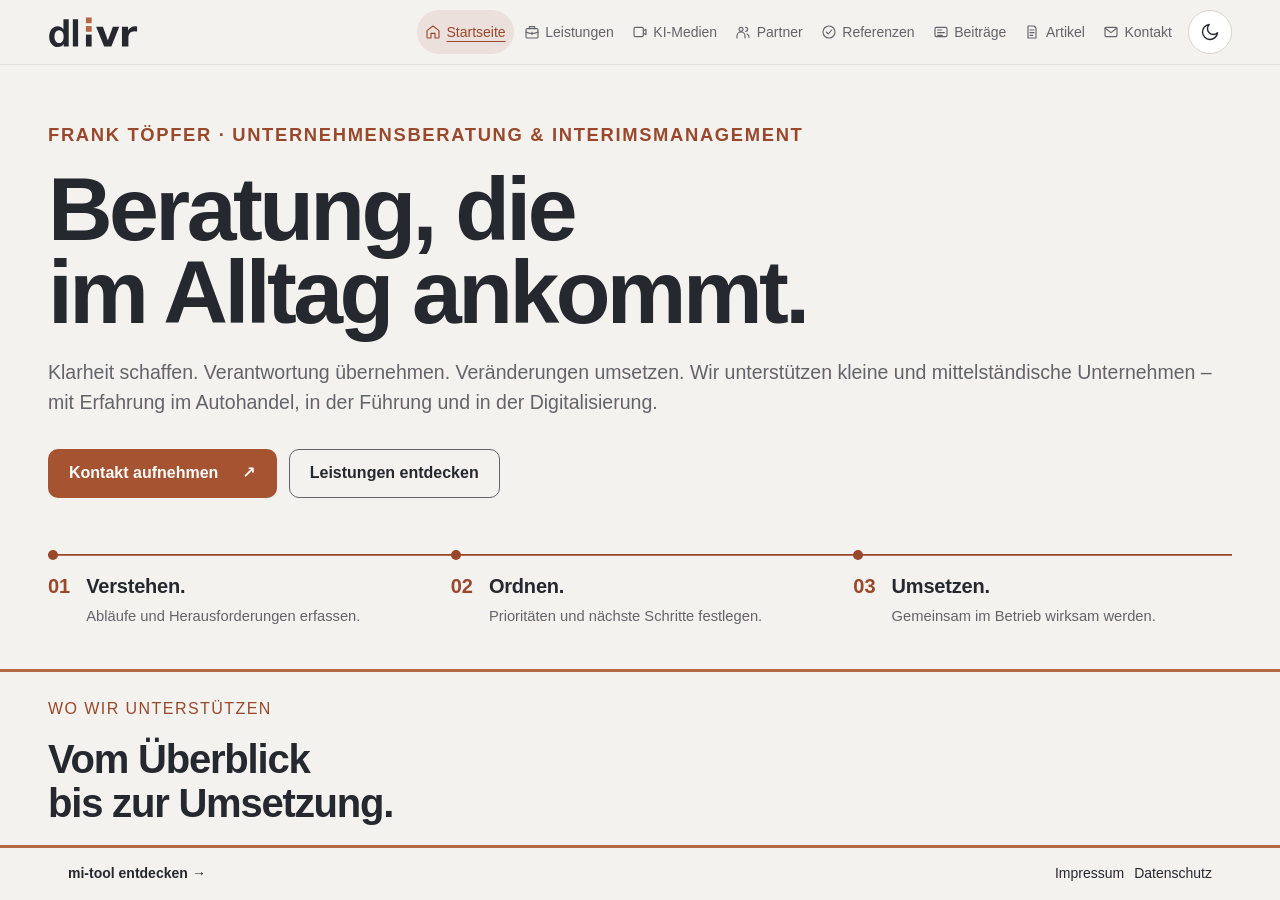
<file: index.html>
<!doctype html>
<html lang="de">
<head>
<meta charset="utf-8">
<meta name="viewport" content="width=device-width, initial-scale=1">
<meta name="description" content="Wir richten Fleetback und andere Systeme der Smart Video Kommunikation auf Ihr Autohaus ein, erstellen KI-Clips im Ton des Hauses und digitalisieren Formulare. Dazu Beratung und Interimsmanagement für KMU.">
<link rel="canonical" href="https://dlivr.eu/">
<meta name="theme-color" content="#f4f2ef">
<meta name="color-scheme" content="light dark">
<script src="assets/theme.js?v=20260914-anchor-focus"></script>
<script src="assets/linien.js?v=20261028" defer></script>
<title>DLIVR · Kundenkommunikation und Digitalisierung im Autohaus</title>
<link rel="icon" href="assets/favicon.svg" type="image/svg+xml">
<link rel="stylesheet" href="css/style.css?v=b4ba43da56c5">
<meta property="og:title" content="DLIVR – Kundenkommunikation und Digitalisierung im Autohaus">
<meta property="og:description" content="Wir richten Fleetback und andere Systeme der Smart Video Kommunikation auf Ihr Autohaus ein, erstellen KI-Clips im Ton des Hauses und digitalisieren Formulare. Dazu Beratung und Interimsmanagement für KMU.">
<meta property="og:type" content="website">
<meta property="og:url" content="https://dlivr.eu/">
<meta property="og:locale" content="de_DE">
<meta property="og:site_name" content="DLIVR">
<meta property="og:image" content="https://dlivr.eu/assets/dlivr-link-vorschau-20261028.png">
<meta property="og:image:width" content="1200">
<meta property="og:image:height" content="630">
<meta property="og:image:alt" content="DLIVR – Kundenkommunikation und Digitalisierung im Autohaus: SVC einrichten, KI-Medien, PDF-Formulare.">
<meta name="twitter:card" content="summary_large_image">
<script type="application/ld+json">{"@context": "https://schema.org", "@graph": [{"@type": "Organization", "@id": "https://dlivr.eu/#org", "name": "DLIVR", "url": "https://dlivr.eu/", "logo": "https://dlivr.eu/assets/dlivr-logo-hell.svg", "email": "ft@dlivr.eu", "founder": {"@type": "Person", "name": "Frank Töpfer"}, "sameAs": ["https://www.linkedin.com/company/dlivr-eu/", "https://www.youtube.com/@dlivr-eu"]}, {"@type": "VideoObject", "name": "So spricht Ihre Werkstatt", "description": "Zwei Musterclips, wie eine Werkstatt ihre Kunden per Video anspricht, mit KI erstellt. Figuren und Autohaus Mustermann sind fiktiv.", "thumbnailUrl": "https://dlivr.eu/assets/medien/ki-medien-werkstatt-spricht-20261028.jpg", "contentUrl": "https://dlivr.eu/assets/medien/ki-medien-werkstatt-spricht-20261028.mp4", "uploadDate": "2026-10-28T08:00:00+01:00", "duration": "PT41S", "publisher": {"@id": "https://dlivr.eu/#org"}}, {"@type": "VideoObject", "name": "Liv erklärt die Archivsuche", "description": "Liv zeigt die Archivsuche in mi-tool: Suchbegriff tippen, Treffer mit Fundstelle, Vorgang öffnen. KI-generierte Figur, Musterbestand.", "thumbnailUrl": "https://dlivr.eu/assets/medien/ki-medien-liv-archivsuche-20261028.jpg", "contentUrl": "https://dlivr.eu/assets/medien/ki-medien-liv-archivsuche-20261028.mp4", "uploadDate": "2026-10-28T08:00:00+01:00", "duration": "PT34S", "publisher": {"@id": "https://dlivr.eu/#org"}}, {"@type": "VideoObject", "name": "Der Meister erklärt die Archivsuche", "description": "KI-Figur erklärt die Archivsuche in mi-tool auf Deutsch, Luxemburgisch, Französisch und Englisch.", "thumbnailUrl": "https://dlivr.eu/assets/medien/ki-medien-meister-archivsuche-20261019.jpg", "contentUrl": "https://dlivr.eu/assets/medien/ki-medien-meister-archivsuche-20261019.mp4", "uploadDate": "2026-10-19T08:00:00+02:00", "duration": "PT50S", "publisher": {"@id": "https://dlivr.eu/#org"}}, {"@type": "VideoObject", "name": "Die Serviceberaterin erinnert an den Online-Check-in", "description": "Realistische KI-Figur erinnert an den Termin und den Online-Check-in. Figur und Autohaus Mustermann sind fiktiv.", "thumbnailUrl": "https://dlivr.eu/assets/medien/ki-medien-team-checkin-20261031.jpg", "contentUrl": "https://dlivr.eu/assets/medien/ki-medien-team-checkin-20261031.mp4", "uploadDate": "2026-10-31T08:00:00+01:00", "duration": "PT12S", "publisher": {"@id": "https://dlivr.eu/#org"}}, {"@type": "VideoObject", "name": "Die Meisterin meldet einen Steinschlag", "description": "Realistische KI-Figur meldet einen Befund aus der Werkstatt mit Angebot. Figur und Autohaus Mustermann sind fiktiv.", "thumbnailUrl": "https://dlivr.eu/assets/medien/ki-medien-team-steinschlag-20261031.jpg", "contentUrl": "https://dlivr.eu/assets/medien/ki-medien-team-steinschlag-20261031.mp4", "uploadDate": "2026-10-31T08:00:00+01:00", "duration": "PT13S", "publisher": {"@id": "https://dlivr.eu/#org"}}, {"@type": "VideoObject", "name": "Der Mechatroniker empfiehlt neue Reifen", "description": "Realistische KI-Figur empfiehlt nach der Reifenprüfung neue Reifen für die Saison. Figur und Autohaus Mustermann sind fiktiv.", "thumbnailUrl": "https://dlivr.eu/assets/medien/ki-medien-team-reifen-20261031.jpg", "contentUrl": "https://dlivr.eu/assets/medien/ki-medien-team-reifen-20261031.mp4", "uploadDate": "2026-10-31T08:00:00+01:00", "duration": "PT12S", "publisher": {"@id": "https://dlivr.eu/#org"}}, {"@type": "VideoObject", "name": "Der Teiledienst meldet: Das Teil ist da", "description": "Realistische KI-Figur meldet, dass das bestellte Teil eingetroffen ist. Figur und Autohaus Mustermann sind fiktiv.", "thumbnailUrl": "https://dlivr.eu/assets/medien/ki-medien-team-teil-20261031.jpg", "contentUrl": "https://dlivr.eu/assets/medien/ki-medien-team-teil-20261031.mp4", "uploadDate": "2026-10-31T08:00:00+01:00", "duration": "PT11S", "publisher": {"@id": "https://dlivr.eu/#org"}}]}</script>
</head>
<body>
<a class="skip" href="#inhalt">Zum Inhalt springen</a>
<header class="site-header">
<div class="wrap header-inner">
<a class="logo" href="#start" aria-label="DLIVR – Startseite"><img class="logo-on-light" src="assets/dlivr-logo-hell.svg" alt="DLIVR" width="194" height="100"><img class="logo-on-dark" src="assets/dlivr-logo-dunkel.svg" alt="DLIVR" width="194" height="100"></a>
<nav class="desktop-nav" aria-label="Hauptnavigation"><a href="#start" aria-current="location"><svg class="icon" viewBox="0 0 24 24" fill="none" stroke="currentColor" stroke-width="1.7" stroke-linecap="round" stroke-linejoin="round" aria-hidden="true"><path d="m3 10 9-7 9 7v10a1 1 0 0 1-1 1h-5v-7H9v7H4a1 1 0 0 1-1-1Z"/></svg><span>Startseite</span></a><a href="#leistungen"><svg class="icon" viewBox="0 0 24 24" fill="none" stroke="currentColor" stroke-width="1.7" stroke-linecap="round" stroke-linejoin="round" aria-hidden="true"><rect x="3" y="7" width="18" height="14" rx="2"/><path d="M8 7V4h8v3M3 12c5 3 13 3 18 0M12 12v4"/></svg><span>Leistungen</span></a><a href="#medien"><svg class="icon" viewBox="0 0 24 24" fill="none" stroke="currentColor" stroke-width="1.7" stroke-linecap="round" stroke-linejoin="round" aria-hidden="true"><rect x="3" y="5" width="14" height="14" rx="2"/><path d="m17 10 4-2v8l-4-2"/></svg><span>KI-Medien</span></a><a href="partner.html"><svg class="icon" viewBox="0 0 24 24" fill="none" stroke="currentColor" stroke-width="1.7" stroke-linecap="round" stroke-linejoin="round" aria-hidden="true"><circle cx="9" cy="8" r="3"/><path d="M3 21v-3a6 6 0 0 1 12 0v3M16 5a3 3 0 0 1 0 6M18 15a5 5 0 0 1 3 5"/></svg><span>Partner</span></a><a href="referenzen.html"><svg class="icon" viewBox="0 0 24 24" fill="none" stroke="currentColor" stroke-width="1.7" stroke-linecap="round" stroke-linejoin="round" aria-hidden="true"><circle cx="12" cy="12" r="9"/><path d="M8 12l3 3 5-6"/></svg><span>Referenzen</span></a><a href="beitraege.html"><svg class="icon" viewBox="0 0 24 24" fill="none" stroke="currentColor" stroke-width="1.7" stroke-linecap="round" stroke-linejoin="round" aria-hidden="true"><rect x="3" y="5" width="18" height="14" rx="2"/><path d="M7 9h6M7 13h10M7 17h7"/></svg><span>Beitr&auml;ge</span></a><a href="artikel.html"><svg class="icon" viewBox="0 0 24 24" fill="none" stroke="currentColor" stroke-width="1.7" stroke-linecap="round" stroke-linejoin="round" aria-hidden="true"><path d="M6 3h9l3 3v15H6z"/><path d="M9 9h6M9 13h6M9 17h4"/></svg><span>Artikel</span></a><a href="#kontakt"><svg class="icon" viewBox="0 0 24 24" fill="none" stroke="currentColor" stroke-width="1.7" stroke-linecap="round" stroke-linejoin="round" aria-hidden="true"><rect x="3" y="5" width="18" height="14" rx="2"/><path d="m3 6 9 7 9-7"/></svg><span>Kontakt</span></a></nav>
<a class="header-start" href="#start" aria-label="Zur Startseite" title="Startseite"><svg viewBox="0 0 24 24" fill="none" stroke="currentColor" stroke-width="1.7" aria-hidden="true"><path d="M3 11l9-8 9 8M5 9v12h5v-7h4v7h5V9"/></svg></a>
<details class="mobile-menu"><summary>Menü</summary><nav aria-label="Mobile Hauptnavigation"><a href="#start" aria-current="location"><svg class="icon" viewBox="0 0 24 24" fill="none" stroke="currentColor" stroke-width="1.7" stroke-linecap="round" stroke-linejoin="round" aria-hidden="true"><path d="m3 10 9-7 9 7v10a1 1 0 0 1-1 1h-5v-7H9v7H4a1 1 0 0 1-1-1Z"/></svg><span>Startseite</span></a><a href="#leistungen"><svg class="icon" viewBox="0 0 24 24" fill="none" stroke="currentColor" stroke-width="1.7" stroke-linecap="round" stroke-linejoin="round" aria-hidden="true"><rect x="3" y="7" width="18" height="14" rx="2"/><path d="M8 7V4h8v3M3 12c5 3 13 3 18 0M12 12v4"/></svg><span>Leistungen</span></a><a href="#medien"><svg class="icon" viewBox="0 0 24 24" fill="none" stroke="currentColor" stroke-width="1.7" stroke-linecap="round" stroke-linejoin="round" aria-hidden="true"><rect x="3" y="5" width="14" height="14" rx="2"/><path d="m17 10 4-2v8l-4-2"/></svg><span>KI-Medien</span></a><a href="partner.html"><svg class="icon" viewBox="0 0 24 24" fill="none" stroke="currentColor" stroke-width="1.7" stroke-linecap="round" stroke-linejoin="round" aria-hidden="true"><circle cx="9" cy="8" r="3"/><path d="M3 21v-3a6 6 0 0 1 12 0v3M16 5a3 3 0 0 1 0 6M18 15a5 5 0 0 1 3 5"/></svg><span>Partner</span></a><a href="referenzen.html"><svg class="icon" viewBox="0 0 24 24" fill="none" stroke="currentColor" stroke-width="1.7" stroke-linecap="round" stroke-linejoin="round" aria-hidden="true"><circle cx="12" cy="12" r="9"/><path d="M8 12l3 3 5-6"/></svg><span>Referenzen</span></a><a href="beitraege.html"><svg class="icon" viewBox="0 0 24 24" fill="none" stroke="currentColor" stroke-width="1.7" stroke-linecap="round" stroke-linejoin="round" aria-hidden="true"><rect x="3" y="5" width="18" height="14" rx="2"/><path d="M7 9h6M7 13h10M7 17h7"/></svg><span>Beitr&auml;ge</span></a><a href="artikel.html"><svg class="icon" viewBox="0 0 24 24" fill="none" stroke="currentColor" stroke-width="1.7" stroke-linecap="round" stroke-linejoin="round" aria-hidden="true"><path d="M6 3h9l3 3v15H6z"/><path d="M9 9h6M9 13h6M9 17h4"/></svg><span>Artikel</span></a><a href="#kontakt"><svg class="icon" viewBox="0 0 24 24" fill="none" stroke="currentColor" stroke-width="1.7" stroke-linecap="round" stroke-linejoin="round" aria-hidden="true"><rect x="3" y="5" width="18" height="14" rx="2"/><path d="m3 6 9 7 9-7"/></svg><span>Kontakt</span></a></nav></details>
<button class="theme-toggle" type="button" hidden aria-label="Dunkelmodus aktivieren" title="Dunkelmodus aktivieren"><svg class="theme-sun" viewBox="0 0 24 24" fill="none" stroke="currentColor" stroke-width="1.7" stroke-linecap="round" stroke-linejoin="round" aria-hidden="true"><circle cx="12" cy="12" r="4"/><path d="M12 2v2m0 16v2M2 12h2m16 0h2M5 5l1.5 1.5m11 11L19 19M5 19l1.5-1.5m11-11L19 5"/></svg><svg class="theme-moon" viewBox="0 0 24 24" fill="none" stroke="currentColor" stroke-width="1.7" stroke-linecap="round" stroke-linejoin="round" aria-hidden="true"><path d="M21 13a9 9 0 1 1-10-10 7 7 0 0 0 10 10Z"/></svg></button>
</div>
</header>

<main id="inhalt" tabindex="0" aria-label="Seiteninhalt">

<section class="hero" id="start">
<div class="wrap">
<div class="hero-intro">
<div>
<p class="eyebrow">Frank Töpfer · Unternehmensberatung &amp; Interimsmanagement</p>
<h1>Beratung, die<br>im Alltag <span>ankommt.</span></h1>
<p class="hero-copy">Klarheit schaffen. Verantwortung übernehmen. Veränderungen umsetzen. Wir unterstützen kleine und mittelständische Unternehmen – mit Erfahrung im Autohandel, in der Führung und in der Digitalisierung.</p>
<div class="button-row">
<a class="button primary" href="#kontakt">Kontakt aufnehmen <span aria-hidden="true">↗</span></a><a class="button outline" href="#leistungen">Leistungen entdecken</a></div>
</div>
</div>
<ol class="approach-steps" aria-label="Unser Ansatz – von der Frage zur Umsetzung">
<li><span class="step-number" aria-hidden="true">01</span><div><h2>Verstehen.</h2><p>Abläufe und Herausforderungen erfassen.</p></div></li>
<li><span class="step-number" aria-hidden="true">02</span><div><h2>Ordnen.</h2><p>Prioritäten und nächste Schritte festlegen.</p></div></li>
<li><span class="step-number" aria-hidden="true">03</span><div><h2>Umsetzen.</h2><p>Gemeinsam im Betrieb wirksam werden.</p></div></li>
</ol>
</div>
</section>

<section class="section" id="leistungen">
<div class="wrap">
<div class="section-heading"><div><p class="eyebrow">Wo wir unterstützen</p><h2>Vom Überblick<br>bis zur Umsetzung.</h2></div><p>Beratung und operative Mitarbeit greifen ineinander. Welche Unterstützung sinnvoll ist, richtet sich nach Ihrer Situation.</p></div>
<div class="cards services">
<article class="card service-card" id="beratung">
<svg class="leistung-linie" viewBox="0 0 120 64" aria-hidden="true" focusable="false"><path pathLength="1" d="M6 40c6-18 12 14 20-6s12-14 18 4 10 6 16-6"/><path pathLength="1" d="M60 32h48"/><path pathLength="1" d="M100 26l8 6-8 6"/></svg>
<p class="label"><span>Strategie & Organisation</span></p>
<h3>Unternehmensberatung</h3>
<p class="service-lead">Wenn die Richtung klarer werden soll.</p>
<p>Wir unterstützen Sie dabei, die Ausgangslage zu analysieren, Prozesse zu hinterfragen und Prioritäten für Ihr Unternehmen festzulegen.</p>
<p class="service-tags">Strategische Analyse · Prozessoptimierung · Organisation</p>
</article>
<article class="card service-card" id="interim">
<svg class="leistung-linie" viewBox="0 0 120 64" aria-hidden="true" focusable="false"><path pathLength="1" d="M6 44h36"/><path pathLength="1" d="M78 44h36"/><path pathLength="1" d="M42 44c6-26 30-26 36 0"/><circle pathLength="1" cx="42" cy="44" r="2.5"/><circle pathLength="1" cx="78" cy="44" r="2.5"/></svg>
<p class="label"><span>Verantwortung auf Zeit</span></p>
<h3>Interimsmanagement</h3>
<p class="service-lead">Wenn Führung oder zusätzliche Kraft fehlt.</p>
<p>Wir übernehmen operative Verantwortung bei Führungsvakanzen und begleiten Projekte auf Zeit – in enger Zusammenarbeit mit Ihrem Team.</p>
<p class="service-tags">Operative Führung · Übergänge · Projektverstärkung</p>
</article>
<article class="card service-card" id="autohandel">
<svg class="leistung-linie" viewBox="0 0 120 64" aria-hidden="true" focusable="false"><path pathLength="1" d="M14 44c0-6 6-9 14-10l14-9c2-1 4-2 8-2h20c4 0 6 1 8 3l10 8c10 1 18 4 18 10"/><path pathLength="1" d="M14 44h11M39 44h42M95 44h11"/><circle pathLength="1" cx="32" cy="44" r="7"/><circle pathLength="1" cx="88" cy="44" r="7"/><path pathLength="1" d="M46 33l6-6h10v6z"/><path pathLength="1" d="M66 27h7l6 6H66z"/></svg>
<p class="label"><span>Branchenkenntnis</span></p>
<h3>Kfz- & Autohandel</h3>
<p class="service-lead">Wenn die Lösung zum Betrieb passen muss.</p>
<p>Branchenspezifische Unterstützung für den Automobilhandel: von Vertriebsabläufen bis zur Betriebsorganisation, mit Verständnis für den Arbeitsalltag.</p>
<p class="service-tags">Automobilhandel · Vertriebsprozesse · Betriebsabläufe</p>
</article>
<article class="card service-card" id="digitalisierung">
<svg class="leistung-linie" viewBox="0 0 120 64" aria-hidden="true" focusable="false"><rect pathLength="1" x="6" y="22" width="26" height="20" rx="3"/><rect pathLength="1" x="47" y="22" width="26" height="20" rx="3"/><rect pathLength="1" x="88" y="22" width="26" height="20" rx="3"/><path pathLength="1" d="M32 32h13M73 32h13"/><path pathLength="1" d="M95 32l4 4 8-8"/></svg>
<p class="label"><span>Systeme & Abläufe</span></p>
<h3>IT & Digitalisierung</h3>
<p class="service-lead">Wenn Technik im Alltag helfen soll.</p>
<p>Wir begleiten die Einführung und Verbesserung von IT-Lösungen. Ausgangspunkt sind Ihre Abläufe und die Menschen, die täglich damit arbeiten.</p>
<p class="service-tags">IT-Systeme · Digitale Prozesse · Einführung & Begleitung</p>
</article>
<article class="card service-card" id="team">
<svg class="leistung-linie" viewBox="0 0 120 64" aria-hidden="true" focusable="false"><circle pathLength="1" cx="48" cy="26" r="14"/><circle pathLength="1" cx="72" cy="26" r="14"/><circle pathLength="1" cx="60" cy="44" r="14"/></svg>
<p class="label"><span>Menschen & Veränderung</span></p>
<h3>Teamführung & Coaching</h3>
<p class="service-lead">Wenn Veränderung gemeinsam gelingen soll.</p>
<p>Wir unterstützen Führungskräfte und Teams dabei, Zusammenarbeit zu gestalten, Zuständigkeiten zu klären und Veränderungen im Betrieb zu verankern.</p>
<p class="service-tags">Teamarbeit · Führungskräfteentwicklung · Veränderungsbegleitung</p>
</article>
<article class="card service-card" id="projekte">
<svg class="leistung-linie" viewBox="0 0 120 64" aria-hidden="true" focusable="false"><path pathLength="1" d="M8 40h96"/><circle pathLength="1" cx="22" cy="40" r="4"/><circle pathLength="1" cx="46" cy="40" r="4"/><circle pathLength="1" cx="70" cy="40" r="4"/><path pathLength="1" d="M104 40V16l12 6-12 6"/></svg>
<p class="label"><span>Planung & Umsetzung</span></p>
<h3>Projektmanagement</h3>
<p class="service-lead">Wenn aus einem Vorhaben Ergebnisse werden sollen.</p>
<p>Wir strukturieren Projekte, koordinieren die Beteiligten und begleiten die Umsetzung – von der Planung bis zur Übergabe in den laufenden Betrieb.</p>
<p class="service-tags">Projektstruktur · Koordination · Umsetzung</p>
</article>
<article class="card service-card" id="ki-content">
<svg class="leistung-linie" viewBox="0 0 120 64" aria-hidden="true" focusable="false"><rect pathLength="1" x="10" y="12" width="64" height="42" rx="4"/><path pathLength="1" d="M36 24v18l15-9z"/><path pathLength="1" d="M96 12v14M89 19h14"/><path pathLength="1" d="M104 38v10M99 43h10"/></svg>
<p class="label"><span>Medien &amp; Inhalte</span></p>
<h3>KI-Content-Erstellung</h3>
<p class="service-lead">Wenn Ihre Kunden mehr sehen sollen als Text.</p>
<p>Wir erstellen mit KI Erklärclips, Werbebilder, Aushänge und Vorspann für Ihre Videos – passend zu Ihrem Betrieb und zu Systemen wie Fleetback oder soft-confirm und soft-drop von soft-nrg.</p>
<p class="service-mehr"><a class="text-link" href="#medien">Beispiele ansehen <span aria-hidden="true">→</span></a></p>
<p class="service-tags">Erklärclips · Werbebilder · Aushänge &amp; Vorspann</p>
</article>
<article class="card service-card" id="svc">
<svg class="leistung-linie" viewBox="0 0 120 64" aria-hidden="true" focusable="false"><path pathLength="1" d="M12 12h50a6 6 0 0 1 6 6v18a6 6 0 0 1-6 6H32l-12 10V42h-8a6 6 0 0 1-6-6V18a6 6 0 0 1 6-6z"/><path pathLength="1" d="M20 24h34M20 31h24"/><path pathLength="1" d="M82 30l8 8 18-18"/></svg>
<p class="label"><span>Kundenkommunikation &amp; Systeme</span></p>
<h3>SVC einrichten</h3>
<p class="service-lead">Wenn Ihre Smart Video Kommunikation so mit Ihren Kunden spricht wie Ihr Haus.</p>
<p>Wir richten Systeme der Smart Video Kommunikation (SVC) wie Fleetback oder soft-confirm und soft-drop von soft-nrg auf Ihr Haus ein: Texte, Videos, Check-in und Kampagnen. Fleetback richten wir nach einer einheitlichen Vorgabe ein und prüfen die Einstellungen Standort für Standort.</p>
<p class="service-mehr"><a class="text-link" href="svc.html">Mehr erfahren <span aria-hidden="true">→</span></a></p>
<p class="service-tags">Einrichtung nach Vorgabe · Bericht je Standort · Texte &amp; Medien</p>
</article>
</div>
</div>
</section>

<section class="section pdf-section" id="pdf-formulare">
<div class="wrap pdf-grid">
<div><p class="eyebrow">Formulare &amp; Abläufe</p><h2>Strukturierte PDF-Formulare für Ihre Abläufe</h2><figure class="pdf-preview pdf-muster">
<div class="muster-reiter" role="tablist" aria-label="Formularmuster" hidden>
<button type="button" role="tab" id="reiter-pruef" aria-controls="muster-pruef" aria-selected="true">Prüfprotokoll</button>
<button type="button" role="tab" id="reiter-dse" aria-controls="muster-dse" aria-selected="false" tabindex="-1">Datenschutz</button>
<button type="button" role="tab" id="reiter-gw" aria-controls="muster-gw" aria-selected="false" tabindex="-1">Gewährleistung</button>
<button type="button" role="tab" id="reiter-miet" aria-controls="muster-miet" aria-selected="false" tabindex="-1">Mietwagen am Pad</button>
</div>
<div class="muster" id="muster-pruef">
<div class="formular-blatt formular" data-formular role="img" aria-label="Beispiel eines strukturierten PDF-Prüfprotokolls mit fiktiven Angaben: Kopfdaten aus einem Textbaustein übernommen, drei Prüfpunkte mit eindeutiger Auswahl in Ordnung oder nicht in Ordnung, Kürzel und Uhrzeit je Punkt; ein offener Mangel und ein unbeantworteter Prüfpunkt sind vor dem Abschluss zusammengefasst.">
<p class="f-marke">Formularbeispiel · Prüfprotokoll</p>
<div class="f-kopf">
<div class="f-feld" data-schritt="1"><span>Kennzeichen</span><b>M-AB 4711</b></div>
<div class="f-feld" data-schritt="1"><span>Auftrag</span><b>AB12345</b></div>
<div class="f-feld" data-schritt="1"><span>Datum</span><b>14.03.2026</b></div>
</div>
<p class="f-quelle" data-schritt="1">aus Textbaustein übernommen</p>
<ol class="f-punkte">
<li data-schritt="2"><span class="f-titel">Bremsen vorne</span><span class="f-wahl"><i class="an">i.&nbsp;O.</i><i>n.&nbsp;i.&nbsp;O.</i></span><span class="f-zeichen">MM · 10:42</span></li>
<li data-schritt="3" class="mangel"><span class="f-titel">Beleuchtung</span><span class="f-wahl"><i>i.&nbsp;O.</i><i class="an">n.&nbsp;i.&nbsp;O.</i></span><span class="f-zeichen">MM · 10:44</span></li>
<li data-schritt="4" class="offen"><span class="f-titel">Reifendruck</span><span class="f-wahl"><i>i.&nbsp;O.</i><i>n.&nbsp;i.&nbsp;O.</i></span><span class="f-zeichen">fehlt</span></li>
</ol>
<div class="f-summe" data-schritt="5"><p><b>Offene Mängel:</b> Beleuchtung</p><p><b>Vor dem Abschluss:</b> 1 Prüfpunkt unbeantwortet</p></div>
</div>
</div>
<div class="muster" id="muster-dse">
<div class="formular-blatt" role="img" aria-label="Beispiel einer Datenschutz-Einwilligung mit fiktiven Angaben: Kundendaten aus einem Textbaustein übernommen, Kontaktwege Post und E-Mail angekreuzt, Telefon und im Fahrzeug nicht; Unterschrift am Pad mit Ort und Datum.">
<p class="f-marke">Formularbeispiel · Datenschutz-Einwilligung</p>
<div class="f-kopf">
<div class="f-feld"><span>Kundennummer</span><b>100245</b></div>
<div class="f-feld"><span>Name</span><b>M. Muster</b></div>
<div class="f-feld"><span>Ort</span><b>Musterstadt</b></div>
</div>
<p class="f-quelle">aus Textbaustein übernommen</p>
<p class="f-abschnitt">Kontakt erwünscht über</p>
<ol class="f-punkte">
<li><span class="f-titel">Post</span><span class="f-wahl"><i class="kasten an">✓</i></span><span class="f-zeichen"></span></li>
<li><span class="f-titel">Telefon</span><span class="f-wahl"><i class="kasten">&nbsp;</i></span><span class="f-zeichen"></span></li>
<li><span class="f-titel">E-Mail</span><span class="f-wahl"><i class="kasten an">✓</i></span><span class="f-zeichen"></span></li>
<li><span class="f-titel">Im Fahrzeug</span><span class="f-wahl"><i class="kasten">&nbsp;</i></span><span class="f-zeichen"></span></li>
</ol>
<div class="f-unterschrift"><p class="f-zug"><svg class="f-zug-bild" viewBox="0 0 150 34" width="150" height="34" aria-hidden="true" focusable="false"><path d="M4 27C7 12 11 6 13 25C15 11 19 6 21 25M28 25h1M37 27C40 12 44 8 46 25C48 12 52 8 54 25C57 16 60 29 65 21C69 17 67 28 73 23C78 19 75 13 81 17C83 25 87 27 91 19L93 9M88 15l9-1C99 25 103 27 107 19C111 13 115 17 111 23C107 27 119 25 123 19C125 23 129 25 133 17" fill="none" stroke="currentColor" stroke-width="1.6" stroke-linecap="round" stroke-linejoin="round"/></svg></p><p><span>Unterschrift am Pad</span><span>Musterstadt, 14.03.2026</span></p></div>
</div>
</div>
<div class="muster" id="muster-gw">
<div class="formular-blatt" role="img" aria-label="Beispiel einer Gewährleistungs-Checkliste mit fiktiven Angaben: drei Abschnitte, erledigte Punkte mit Kürzel und Uhrzeit, ein Punkt offen; Unterschrift der Sachbearbeitung fehlt noch.">
<p class="f-marke">Formularbeispiel · Gewährleistungs-Checkliste</p>
<div class="f-kopf">
<div class="f-feld"><span>Kennzeichen</span><b>M-AB 4711</b></div>
<div class="f-feld"><span>Auftrag</span><b>AB12345</b></div>
<div class="f-feld"><span>Kundennummer</span><b>100245</b></div>
</div>
<p class="f-quelle">aus Textbaustein übernommen</p>
<p class="f-abschnitt">Auftragseröffnung</p>
<ol class="f-punkte">
<li><span class="f-titel">Beanstandung mit W-Fragen erfasst</span><span class="f-wahl"><i class="an">erledigt</i></span><span class="f-zeichen">MM · 08:05</span></li>
<li><span class="f-titel">Kundenunterschrift</span><span class="f-wahl"><i class="an">erledigt</i></span><span class="f-zeichen">MM · 08:07</span></li>
</ol>
<p class="f-abschnitt">Werkstatt</p>
<ol class="f-punkte">
<li><span class="f-titel">Arbeiten nach Reparaturanleitung</span><span class="f-wahl"><i class="an">erledigt</i></span><span class="f-zeichen">TK · 10:30</span></li>
<li class="offen"><span class="f-titel">Fotos der Beanstandung</span><span class="f-wahl"><i>erledigt</i></span><span class="f-zeichen">fehlt</span></li>
</ol>
<p class="f-abschnitt">Rechnungsstellung</p>
<ol class="f-punkte">
<li><span class="f-titel">Kilometerstand nach Endkontrolle</span><span class="f-wahl"><i class="an">erledigt</i></span><span class="f-zeichen">SB · 15:12</span></li>
</ol>
<div class="f-summe"><p><b>Offen:</b> Fotos der Beanstandung</p><p><b>Vor dem Abschluss:</b> Unterschrift Sachbearbeitung</p></div>
</div>
</div>
<div class="muster" id="muster-miet">
<div class="formular-blatt" role="img" aria-label="Beispiel eines Mietwagen-Rücknahmeprotokolls am Pad mit fiktiven Angaben: Kennzeichen und Mitarbeiter aus Auswahlliste, Zeitpunkt per Knopf, Kilometerstand, Tankinhalt drei Viertel, keine Mängel; Unterschrift am Pad.">
<p class="f-marke">Formularbeispiel · Mietwagen-Rücknahme am Pad</p>
<div class="f-kopf">
<div class="f-feld"><span>Kennzeichen Mietfahrzeug</span><b>M-XY 123</b></div>
<div class="f-feld"><span>Datum / Uhrzeit</span><b>14.03.2026 16:20</b></div>
<div class="f-feld"><span>Kilometerstand</span><b>12.480</b></div>
</div>
<p class="f-quelle">Kunde aus Textbaustein · Kennzeichen und Mitarbeiter aus Auswahlliste · Zeitpunkt per Knopf „jetzt“</p>
<ol class="f-punkte">
<li><span class="f-titel">Tankinhalt</span><span class="f-wahl"><i>voll</i><i class="an">¾</i><i>½</i><i>¼</i><i>leer</i></span><span class="f-zeichen"></span></li>
<li><span class="f-titel">Festgestellte Mängel</span><span class="f-wahl"><i class="an">keine Mängel</i></span><span class="f-zeichen">ausgegraut</span></li>
</ol>
<div class="f-unterschrift"><p class="f-zug"><svg class="f-zug-bild" viewBox="0 0 150 34" width="150" height="34" aria-hidden="true" focusable="false"><path d="M4 27C7 12 11 6 13 25C15 11 19 6 21 25M28 25h1M37 27C40 12 44 8 46 25C48 12 52 8 54 25C57 16 60 29 65 21C69 17 67 28 73 23C78 19 75 13 81 17C83 25 87 27 91 19L93 9M88 15l9-1C99 25 103 27 107 19C111 13 115 17 111 23C107 27 119 25 123 19C125 23 129 25 133 17" fill="none" stroke="currentColor" stroke-width="1.6" stroke-linecap="round" stroke-linejoin="round"/></svg></p><p><span>Unterschrift Benutzer am Pad</span><span>14.03.2026 16:21</span></p></div>
</div>
</div>
<figcaption>Vier Muster aus unseren Formularen, mit fiktiven Angaben. Welche Funktionen ein Formular hat, stimmen wir auf Ihren Ablauf und das eingesetzte Programm ab.</figcaption>
</figure>
<h3 class="pdf-zwischen">So läuft die Einrichtung ab</h3>
<ol class="pdf-schritte" role="list">
<li><span>01</span><div><b>Vorbereiten</b> Wir sichten Ihre Formulare und den Export aus Ihrem System und stimmen Felder und Ablauf mit Ihnen ab.</div></li>
<li><span>02</span><div><b>Einrichten</b> Wir bauen die Formulare um – mit Ihrem Logo, Ihren Rechtstexten und den vereinbarten Prüfungen.</div></li>
<li><span>03</span><div><b>Prüfen und übergeben</b> Sie testen mit Beispieldaten in Ihrem PDF-Programm und am Pad. Danach gehen die Formulare in den Betrieb.</div></li>
</ol></div>
<div><p class="intro">Wir überarbeiten bestehende Formulare und passen sie an Ihren Arbeitsalltag an – mit Datenübernahme aus vorhandenen Systemen, verständlichen Eingabefeldern und nachvollziehbaren Prüfungen. Bei Bedarf auch für die Unterschrift am Pad.</p>
<p>Zum Beispiel für Prüfprotokolle, Datenschutz-Einwilligungen, Gewährleistungs-Checklisten, Service-Checks und Mietwagen-Rücknahme.</p>
<p>Ziel sind weniger Doppelerfassung und eine einheitliche Dokumentation. Die konkreten Möglichkeiten stimmen wir auf Ihre vorhandenen Systeme ab.</p>
<h3 class="pdf-zwischen">Was die Formulare können</h3>
<ul class="pdf-faehig" role="list">
<li><b>Daten einfügen.</b> Ein Knopf „Daten einfügen“ übernimmt den Export aus Ihrem System in die passenden Felder. Eine pauschale Schnittstelle zu Ihrem DMS braucht es dafür nicht.</li>
<li><b>Prüfungen festhalten.</b> Eindeutige Auswahlfelder, rot markierte leere Felder, Kürzel und Zeitstempel je Punkt und eine Übersicht offener Mängel – je nach Einrichtung.</li>
<li><b>Am Pad unterschreiben.</b> Pad-Fassungen etwa für Einwilligungen oder die Mietwagen-Rücknahme – je nach Formular mit Zeitpunkt per Knopf und Auswahllisten, bei der Rücknahme etwa für Kennzeichen und Mitarbeiter.</li>
<li><b>Einheitlich ausgeben.</b> Ihr Logo, gemeinsame Kopfbereiche und ein Vorlagenstand in der Fußzeile, damit klar ist, welches Blatt im Umlauf ist. Bedienhilfen erscheinen nicht im Druck.</li>
</ul>
<h3 class="pdf-zwischen">Was wir von Ihnen brauchen</h3>
<ul class="pdf-brauchen" role="list">
<li>Ihre bestehenden Formulare, als PDF oder Word-Datei</li>
<li>Ein Beispiel des Exports aus Ihrem System – Beispieldaten genügen</li>
<li>Ihr Logo und die freigegebenen Rechtstexte</li>
<li>Adobe Acrobat Reader am Arbeitsplatz; für Pad-Fassungen abgestimmte Hardware und Signatursoftware</li>
</ul>
<p class="pdf-hinweis">Die Automatiken – Daten einfügen, Markierungen, Kürzel und Zeitstempel – laufen im kostenlosen Adobe Acrobat Reader und in Acrobat Pro. Andere PDF-Programme füllen die Formulare nur von Hand aus.</p>
<div class="pdf-actions"><a class="button primary" href="#kontakt">PDF-Formulare anfragen <span aria-hidden="true">→</span></a><a class="button outline" href="assets/dlivr-pdf-formulare_2026-10-28-2.pdf" download>Übersicht herunterladen (PDF, 2 Seiten)</a></div></div>
</div>
</section>

<!-- KI-Medien, seit 19.10.2026. Muster kommen aus mi-tool-medien
     (Sitzung medien-aufbereitung, ausgabe/); nur kundenneutrale Muster. -->
<section class="section medien-section" id="medien">
<div class="wrap">
<div class="section-heading"><div><p class="eyebrow">KI-Medien · neu</p><h2>Bessere Medien für Ihren Service.<br>Mit KI erstellt.</h2></div><p>Erklärclips, Werbebilder, Aushänge und Vorspann für Ihre Videos – mit KI erstellt, auf Ihren Betrieb abgestimmt und vor der Übergabe geprüft. Dass hier KI am Werk ist, sieht man. Das ist Absicht.</p></div>
<div class="medien-grid">
<figure class="medien-clip"><video controls playsinline preload="none" poster="assets/medien/ki-medien-meister-archivsuche-20261019.jpg" width="1280" height="720"><source src="assets/medien/ki-medien-meister-archivsuche-20261019.mp4" type="video/mp4"></video><figcaption>Muster: Der Meister erklärt die Archivsuche – auf Deutsch, Luxemburgisch, Französisch und Englisch, mit Untertiteln. Der Ton startet erst auf Klick.</figcaption></figure>
<div class="medien-text">
<ul class="medien-einsatz">
<li><h3>Kundenansprache</h3><p>Kurze Erklärclips mit einer wiedererkennbaren Figur, Werbebilder für Website und soziale Medien – in Ihren Farben, mit Ihrem Logo.</p></li>
<li><h3>Video-Systeme im Service</h3><p>Intro und Outro für die Videos, die Ihre Werkstatt über Fleetback verschickt, und fertige Clips zum Hinterlegen in soft-confirm und soft-drop von soft-nrg.</p></li>
<li><h3>Am Standort</h3><p>Aushänge in A4 mit QR-Code für Check-in und Schlüsselkasten, Hintergründe für Check-in-Seiten und Unterschriften-Pads.</p></li>
</ul>
<div class="pdf-actions"><a class="button primary" href="#kontakt">KI-Medien anfragen <span aria-hidden="true">→</span></a><a class="button outline" href="assets/medien/ki-medien-aushang-muster-20261019.pdf" download>Aushang-Muster herunterladen (PDF)</a></div>
</div>
</div>
<div class="medien-galerie">
<!-- Zwei Reihen, seit 31.10.2026 Comic und realistische Figuren im Wechsel (team-clip aus mi-tool-medien, Hochformat, ohne erkennbare Fahrzeugmarke) -->
<figure><video class="hoch" aria-label="Short So spricht Ihre Werkstatt: Meister als Rahmen, zwei Musterclips" controls playsinline preload="none" poster="assets/medien/ki-medien-werkstatt-spricht-20261028.jpg" width="540" height="960"><source src="assets/medien/ki-medien-werkstatt-spricht-20261028.mp4" type="video/mp4"></video><figcaption>So spricht Ihre Werkstatt: zwei Musterclips mit Rahmen, hoch für Smartphone und YouTube</figcaption></figure>
<figure><video class="hoch" aria-label="Realistische Figur: Serviceberaterin erinnert an den Online-Check-in" controls playsinline preload="none" poster="assets/medien/ki-medien-team-checkin-20261031.jpg" width="540" height="960"><source src="assets/medien/ki-medien-team-checkin-20261031.mp4" type="video/mp4"></video><figcaption>Realistische Figur: Die Serviceberaterin erinnert an den Online-Check-in</figcaption></figure>
<figure><a href="assets/medien/ki-medien-werbebild-20261019.jpg"><img src="assets/medien/ki-medien-werbebild-20261019.jpg" width="850" height="1100" loading="lazy" alt="Werbebild mit KI-Figur neben einem Motorrad in der Werkstatt, Überschrift „Bereit für die Saison“"></a><figcaption>Werbebild Saisonstart</figcaption></figure>
<figure><video class="hoch" aria-label="Realistische Figur: Meisterin meldet einen Steinschlag in der Frontscheibe" controls playsinline preload="none" poster="assets/medien/ki-medien-team-steinschlag-20261031.jpg" width="540" height="960"><source src="assets/medien/ki-medien-team-steinschlag-20261031.mp4" type="video/mp4"></video><figcaption>Realistische Figur: Die Meisterin meldet einen Befund aus der Werkstatt</figcaption></figure>
<figure><video class="quadrat" aria-label="Liv erklärt die Archivsuche in mi-tool" controls playsinline preload="none" poster="assets/medien/ki-medien-liv-archivsuche-20261028.jpg" width="720" height="720"><source src="assets/medien/ki-medien-liv-archivsuche-20261028.mp4" type="video/mp4"></video><figcaption>Liv erklärt die Archivsuche – im Stil von mi-tool. <a href="https://mi-tool.tech/">Mehr auf mi-tool.tech <span aria-hidden="true">↗</span></a></figcaption></figure>
<figure><video class="hoch" aria-label="Realistische Figur: Mechatroniker empfiehlt neue Reifen für die Saison" controls playsinline preload="none" poster="assets/medien/ki-medien-team-reifen-20261031.jpg" width="540" height="960"><source src="assets/medien/ki-medien-team-reifen-20261031.mp4" type="video/mp4"></video><figcaption>Realistische Figur: Der Mechatroniker empfiehlt Reifen für die Saison</figcaption></figure>
<figure><a href="assets/medien/ki-medien-aushang-muster-20261019.pdf"><img src="assets/medien/ki-medien-aushang-20261019.jpg" width="1200" height="848" loading="lazy" alt="Aushang A4 quer: Für Ihren Service-Termin hier einchecken, mit Muster-QR-Code und drei Schritten"></a><figcaption>Aushang A4 quer mit Muster-QR</figcaption></figure>
<figure><video class="hoch" aria-label="Realistische Figur: Teiledienst meldet, dass das bestellte Teil da ist" controls playsinline preload="none" poster="assets/medien/ki-medien-team-teil-20261031.jpg" width="540" height="960"><source src="assets/medien/ki-medien-team-teil-20261031.mp4" type="video/mp4"></video><figcaption>Realistische Figur: Der Teiledienst meldet, dass das Teil da ist</figcaption></figure>
</div>
<p class="medien-hinweis">Alle Figuren und Szenen sind KI-generiert und als solche gekennzeichnet – die gezeichneten ebenso wie die realistischen. Die Muster, Personen und Betriebe sind erfunden; Logo, Farben und Texte stimmen wir für Ihren Betrieb gemeinsam ab. <a class="text-link" href="https://www.youtube.com/@dlivr-eu/" rel="noopener external">Weitere Clips auf YouTube <span aria-hidden="true">&#8599;</span></a></p>
</div>
</section>

<section class="section product-section" id="mi-tool">
<div class="wrap product-grid">
<div>
<p class="eyebrow">Digitalisierung in der Praxis</p>
<h2>Aus dem Arbeitsalltag.<br>Für den Arbeitsalltag.</h2>
<p class="intro">Gute Digitalisierung löst ein konkretes Problem. mi-tool macht vorhandene Serviceunterlagen im Autohaus auffindbar.</p>
<p>Suchen Sie nach Kennzeichen, Kunde oder Text – direkt im Browser. Ihre bestehende Ablage bleibt unverändert, Ihre Kundendaten bleiben im Haus.</p>
<div class="button-row"><a class="button primary" href="https://mi-tool.tech/">mi-tool.tech ansehen <span aria-hidden="true">↗</span></a><a class="button outline" href="https://mi-tool.tech/#ansicht">Die Suche in Aktion</a><a class="text-link" href="https://www.linkedin.com/showcase/mi-tool/" rel="noopener external">mi-tool auf LinkedIn <span aria-hidden="true">&#8599;</span></a></div></div>
<div class="product-card">
<div class="product-heading">
<img class="logo-on-light" src="assets/mi-tool-logo.svg" alt="mi-tool – Workshop Records" width="1000" height="245"><img class="logo-on-dark" src="assets/mi-tool-logo-dunkel.svg" alt="mi-tool – Workshop Records" width="1000" height="245"><span class="label">Servicearchiv</span></div>
<h3>Alles ist im Archiv.<br><span>Ab jetzt auch auffindbar.</span></h3>
<figure class="product-preview"><a href="assets/mi-tool-suche-20261028.webp"><img src="assets/mi-tool-suche-20261028.webp" width="1600" height="1011" loading="lazy" alt="mi-tool-Suche nach „Kühlmittelverlust“: Filter links, Treffer mit markierter Fundstelle rechts"></a><figcaption>Einblick in die Suche mit Beispieldaten. Bild zum Vergrößern öffnen.</figcaption></figure>
</div>
</div>
</section>

<section class="section" id="ueber">
<div class="wrap profile-grid">
<div>
<p class="eyebrow">Der Mensch hinter DLIVR</p>
<h2>Frank Töpfer.</h2>
<p class="profile-caption">Unternehmensberater.<br>Interimsmanager.<br>Praktiker.</p>
</div>
<div>
<p class="intro">Frank Töpfer verbindet Erfahrung im Kfz- und Automobilhandel mit IT-Systemen, Projektarbeit und Teamführung.</p>
<p>Als freiberuflicher Berater unterstützt er Unternehmen bei strategischen Entscheidungen und begleitet die Umsetzung im Betrieb. Dabei zählen für uns verständliche Lösungen, klare Zuständigkeiten und ein Blick für das Machbare.</p>
</div>
</div>
</section>

<!-- Angebote: seit 28.10.2026 vier Karten nach Design-System v1.44.0 (komponenten/ANGEBOTSKARTEN.md); Gegenstück auf mi-tool.tech. -->
<section class="section angebote-section" id="angebote">
<div class="wrap">
<div class="section-heading"><div><p class="eyebrow">DLIVR und mi-tool</p><h2>Mehrere Angebote.<br>Ein Ansprechpartner.</h2></div><p>Sauber erfassen, später gezielt wiederfinden, verständlich zeigen, Kunden erreichen: Rund um den Service greifen diese Aufgaben ineinander. Formulare, KI-Medien und die Einrichtung der Videokommunikation sind unsere Leistungen, mi-tool ist die Archivsuche. Jedes Angebot wird getrennt vereinbart – daraus folgt keine automatische Schnittstelle zwischen den Systemen.</p></div>
<div class="cards angebote angebote-4">
<article class="card angebot">
<img class="angebot-logo logo-on-light" src="assets/dlivr-logo-hell.svg" alt="DLIVR" width="194" height="67"><img class="angebot-logo logo-on-dark" src="assets/dlivr-logo-dunkel.svg" alt="DLIVR" width="194" height="67">
<p class="label">PDF-Formulare · diese Seite</p>
<h3>Sauber erfassen.</h3>
<p>Formulare, die beim Ausfüllen helfen. Je nach Einrichtung: Angaben aus einem Textbaustein übernehmen, eindeutige Prüfbefunde, fehlende Angaben sichtbar machen.</p>
<div class="angebot-beispiel angebot-formular" aria-hidden="true"><ol class="f-punkte">
<li><span class="f-titel">Bremsen vorne</span><span class="f-wahl"><i class="an">i.&nbsp;O.</i><i>n.&nbsp;i.&nbsp;O.</i></span></li>
<li class="mangel"><span class="f-titel">Beleuchtung</span><span class="f-wahl"><i>i.&nbsp;O.</i><i class="an">n.&nbsp;i.&nbsp;O.</i></span></li>
<li class="offen"><span class="f-titel">Reifendruck</span><span class="f-wahl"><i>i.&nbsp;O.</i><i>n.&nbsp;i.&nbsp;O.</i></span></li>
</ol></div>
<p class="angebot-knopf"><a class="button outline" href="#pdf-formulare">Formularbeispiel</a></p>
</article>
<article class="card angebot">
<img class="angebot-logo logo-on-light" src="assets/mi-tool-logo.svg" alt="mi-tool" width="1000" height="245"><img class="angebot-logo logo-on-dark" src="assets/mi-tool-logo-dunkel.svg" alt="mi-tool" width="1000" height="245">
<p class="label">Archivsuche · auf mi-tool.tech</p>
<h3>Serviceunterlagen finden.</h3>
<p>Nach Kennzeichen, Kunde oder Text – direkt im Browser. Die Ablage bleibt unverändert, die Kundendaten bleiben im Haus.</p>
<div class="angebot-beispiel"><img class="bild-oben" src="assets/mi-tool-suche-20261028.webp" alt="" width="1600" height="1011" loading="lazy"></div>
<p class="angebot-knopf"><a class="button primary" href="https://mi-tool.tech/">mi-tool.tech <span aria-hidden="true">↗</span></a></p>
</article>
<article class="card angebot">
<img class="angebot-logo logo-on-light" src="assets/dlivr-logo-hell.svg" alt="DLIVR" width="194" height="67"><img class="angebot-logo logo-on-dark" src="assets/dlivr-logo-dunkel.svg" alt="DLIVR" width="194" height="67">
<p class="label">KI-Medien · diese Seite</p>
<h3>Verständlich zeigen.</h3>
<p>Erklärclips, Werbebilder und Aushänge, mit KI erstellt und auf Ihren Betrieb zugeschnitten.</p>
<div class="angebot-beispiel"><span class="vorschau-etikett">KI-generiert</span><img src="assets/medien/ki-medien-werkstatt-spricht-20261028.jpg" alt="" width="540" height="960" loading="lazy"></div>
<p class="angebot-knopf"><a class="button outline" href="#medien">Beispiele ansehen</a></p>
</article>
<article class="card angebot">
<img class="angebot-logo logo-on-light" src="assets/dlivr-logo-hell.svg" alt="DLIVR" width="194" height="67"><img class="angebot-logo logo-on-dark" src="assets/dlivr-logo-dunkel.svg" alt="DLIVR" width="194" height="67">
<p class="label">SVC einrichten · eigene Seite</p>
<h3>Kunden erreichen.</h3>
<p>Smart Video Kommunikation wie Fleetback oder soft-confirm, eingerichtet auf Ihr Haus: Texte, Videos, Check-in und Kampagnen.</p>
<div class="angebot-beispiel"><span class="vorschau-etikett">KI-generiert</span><img src="assets/medien/svc-muster-checkin-20261029.jpg" alt="" width="540" height="960" loading="lazy"></div>
<p class="angebot-knopf"><a class="button outline" href="svc.html">Mehr zu SVC</a></p>
</article>
</div>
</div>
</section>

<section class="section" id="kontakt">
<div class="wrap">
<div class="contact-heading">
<p class="eyebrow">Kontakt</p>
<h2>Eine Frage. Ein erster Austausch.</h2>
<p>Ob konkrete Herausforderung oder erste Überlegung: Schildern Sie uns, was Sie beschäftigt. Wir klären gemeinsam, wie wir Sie unterstützen können.</p>
</div>
<div class="contact-grid">
<div class="contact-card">
<h3>Frank Töpfer</h3>
<p>Unternehmensberatung &amp; Interimsmanagement</p>
<a class="contact-email kanal" href="mailto:ft@dlivr.eu"><span class="kanal-symbol"><svg xmlns="http://www.w3.org/2000/svg" viewBox="0 0 24 24" width="20" height="20" aria-hidden="true" focusable="false" fill="none" stroke="currentColor" stroke-width="1.7" stroke-linecap="round" stroke-linejoin="round"><rect x="3" y="5" width="18" height="14" rx="2"/><path d="M3.5 6.5 12 13l8.5-6.5"/></svg></span><span>ft@dlivr.eu</span></a>
<a class="button primary" href="mailto:ft@dlivr.eu">E-Mail schreiben <span aria-hidden="true">↗</span></a>
<ul class="contact-social">
<li><a class="text-link kanal" href="https://www.linkedin.com/company/dlivr-eu/" rel="noopener external"><span class="kanal-symbol kanal-fremd"><svg xmlns="http://www.w3.org/2000/svg" viewBox="0 0 24 24" width="20" height="20" aria-hidden="true" focusable="false"><path fill="currentColor" fill-rule="evenodd" d="M4 2h16a2 2 0 0 1 2 2v16a2 2 0 0 1-2 2H4a2 2 0 0 1-2-2V4a2 2 0 0 1 2-2zm1.5 8v8h3v-8zM7 5.5a1.6 1.6 0 1 0 0 3.2 1.6 1.6 0 0 0 0-3.2zM10.5 10v8h3v-4.1c0-1.1.7-1.9 1.7-1.9s1.3.8 1.3 1.8V18h3v-4.7c0-2.4-.8-3.5-3.2-3.5-1.3 0-2.4.6-2.9 1.4V10z"/></svg></span>DLIVR auf LinkedIn folgen <span aria-hidden="true">&#8599;</span></a></li>
<li><a class="text-link kanal" href="https://www.youtube.com/@dlivr-eu/" rel="noopener external"><span class="kanal-symbol kanal-fremd"><svg xmlns="http://www.w3.org/2000/svg" viewBox="0 0 24 24" width="20" height="20" aria-hidden="true" focusable="false"><path fill="currentColor" fill-rule="evenodd" d="M5.5 5h13A4.5 4.5 0 0 1 23 9.5v5a4.5 4.5 0 0 1-4.5 4.5h-13A4.5 4.5 0 0 1 1 14.5v-5A4.5 4.5 0 0 1 5.5 5zM10 8.8v6.4l5.6-3.2z"/></svg></span>DLIVR auf YouTube ansehen <span aria-hidden="true">&#8599;</span></a></li>
</ul>
</div>
<aside class="contact-card">
<h3>Ihr Anliegen steht am Anfang.</h3>
<p>Ein paar Sätze zu Ihrer Situation genügen. Zum Beispiel:</p>
<ul>
<li>Was möchten Sie verändern oder verbessern?</li>
<li>Wo benötigen Sie Unterstützung?</li>
<li>Welchen zeitlichen Rahmen haben Sie im Blick?</li>
</ul>
<p>Das ist eine Orientierung – keine Voraussetzung für Ihre Anfrage.</p>
</aside>
</div>
</div>
</section>

</main>

<footer class="site-footer gemeinsamer-fuss">
 <div class="gemeinsamer-fuss-inhalt">
  <a class="fuss-partnerlink" href="https://mi-tool.tech/">mi-tool entdecken <span aria-hidden="true">→</span></a>
  <nav class="fuss-zweite-zeile" aria-label="Weitere Informationen"><a href="impressum.html">Impressum</a><a href="datenschutz.html">Datenschutz</a></nav>
 </div>
</footer>

</body>
</html>
</file>
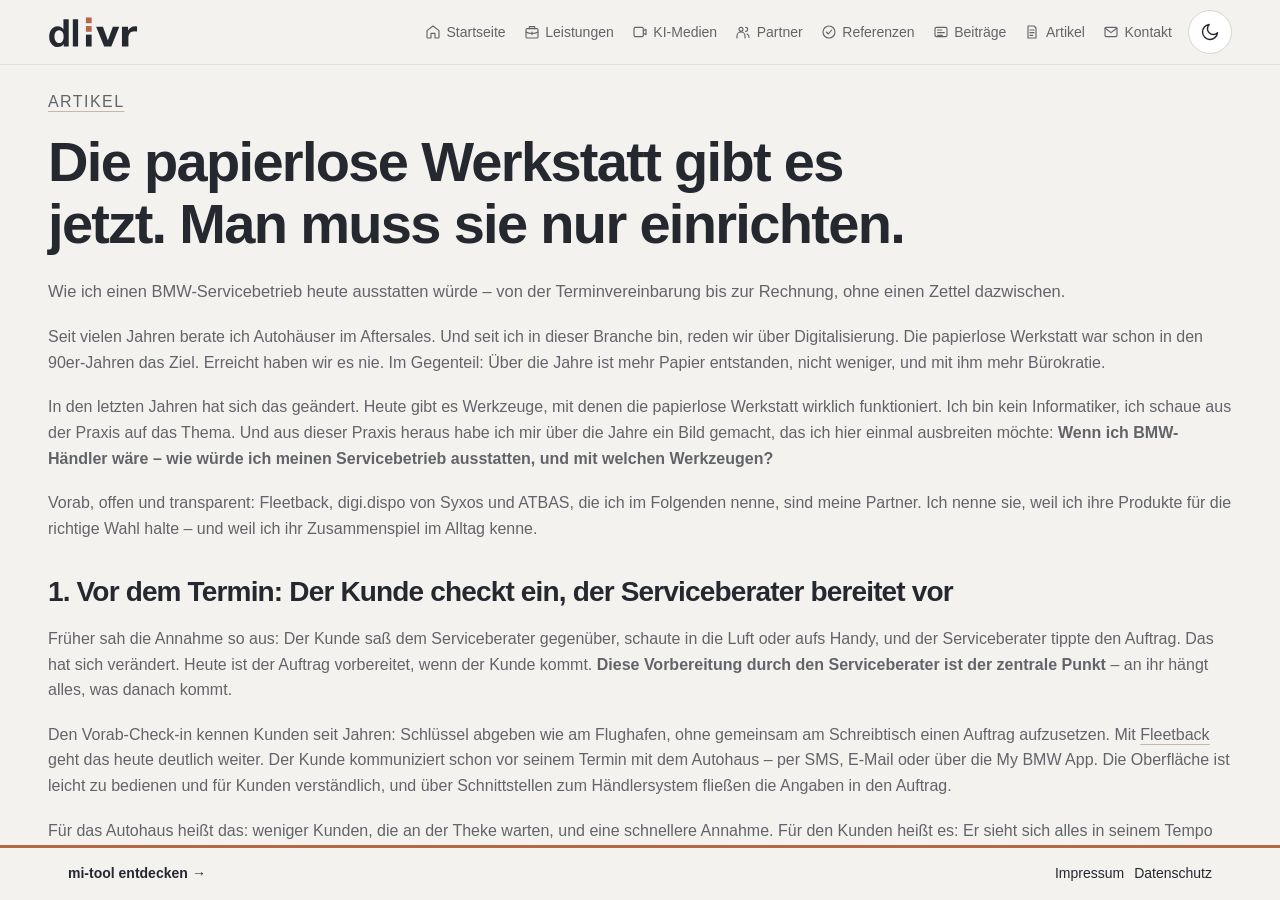
<file: artikel-musterbetrieb.html>
<!doctype html>
<html lang="de">
<head>
<meta charset="utf-8">
<meta name="viewport" content="width=device-width, initial-scale=1">
<meta name="description" content="Fleetback, digi.dispo von Syxos, ATBAS und mi-tool: Station für Station durch einen papierlosen BMW-Servicebetrieb, vom Check-in bis zur Akte.">
<link rel="canonical" href="https://mi-tool.tech/artikel-musterbetrieb.html">
<!-- Dieselben Artikel stehen auf mi-tool.tech. Dort liegt laut
     kanonische_seite in GEMEINSAM/inhalte/artikel.json das Original. -->
<meta property="og:title" content="Die papierlose Werkstatt gibt es jetzt. Man muss sie nur einrichten.">
<meta property="og:description" content="Fleetback, digi.dispo von Syxos, ATBAS und mi-tool: Station für Station durch einen papierlosen BMW-Servicebetrieb, vom Check-in bis zur Akte.">
<meta property="og:type" content="article">
<meta property="og:url" content="https://dlivr.eu/artikel-musterbetrieb.html">
<meta property="og:locale" content="de_DE">
<meta property="og:site_name" content="DLIVR">
<meta property="og:image" content="https://dlivr.eu/assets/dlivr-link-vorschau-20261028.png">
<meta property="og:image:width" content="1200">
<meta property="og:image:height" content="630">
<meta property="og:image:alt" content="DLIVR – Kundenkommunikation und Digitalisierung im Autohaus: SVC einrichten, KI-Medien, PDF-Formulare.">
<meta name="twitter:card" content="summary_large_image">
<meta name="theme-color" content="#f4f2ef">
<meta name="color-scheme" content="light dark">
<script src="assets/theme.js?v=20260914-anchor-focus"></script>
<title>Die papierlose Werkstatt gibt es jetzt. Man muss sie nur einrichten. &middot; DLIVR</title>
<link rel="icon" href="assets/favicon.svg" type="image/svg+xml">
<link rel="stylesheet" href="css/style.css?v=b4ba43da56c5">
</head>
<body>
<!-- Erzeugt von werkzeug/artikel-erzeugen.py aus GEMEINSAM/inhalte/artikel.json
     (Stand 2026-10-07, Commit 16c167e). Nicht von Hand aendern:
     Text und Freigabe stehen in der Quelle, nicht hier. -->
<a class="skip" href="#inhalt">Zum Inhalt springen</a>
<header class="site-header">
<div class="wrap header-inner">
<a class="logo" href="index.html#start" aria-label="DLIVR – Startseite"><img class="logo-on-light" src="assets/dlivr-logo-hell.svg" alt="DLIVR" width="194" height="100"><img class="logo-on-dark" src="assets/dlivr-logo-dunkel.svg" alt="DLIVR" width="194" height="100"></a>
<nav class="desktop-nav" aria-label="Hauptnavigation"><a href="index.html#start"><svg class="icon" viewBox="0 0 24 24" fill="none" stroke="currentColor" stroke-width="1.7" stroke-linecap="round" stroke-linejoin="round" aria-hidden="true"><path d="m3 10 9-7 9 7v10a1 1 0 0 1-1 1h-5v-7H9v7H4a1 1 0 0 1-1-1Z"/></svg><span>Startseite</span></a><a href="index.html#leistungen"><svg class="icon" viewBox="0 0 24 24" fill="none" stroke="currentColor" stroke-width="1.7" stroke-linecap="round" stroke-linejoin="round" aria-hidden="true"><rect x="3" y="7" width="18" height="14" rx="2"/><path d="M8 7V4h8v3M3 12c5 3 13 3 18 0M12 12v4"/></svg><span>Leistungen</span></a><a href="index.html#medien"><svg class="icon" viewBox="0 0 24 24" fill="none" stroke="currentColor" stroke-width="1.7" stroke-linecap="round" stroke-linejoin="round" aria-hidden="true"><rect x="3" y="5" width="14" height="14" rx="2"/><path d="m17 10 4-2v8l-4-2"/></svg><span>KI-Medien</span></a><a href="partner.html"><svg class="icon" viewBox="0 0 24 24" fill="none" stroke="currentColor" stroke-width="1.7" stroke-linecap="round" stroke-linejoin="round" aria-hidden="true"><circle cx="9" cy="8" r="3"/><path d="M3 21v-3a6 6 0 0 1 12 0v3M16 5a3 3 0 0 1 0 6M18 15a5 5 0 0 1 3 5"/></svg><span>Partner</span></a><a href="referenzen.html"><svg class="icon" viewBox="0 0 24 24" fill="none" stroke="currentColor" stroke-width="1.7" stroke-linecap="round" stroke-linejoin="round" aria-hidden="true"><circle cx="12" cy="12" r="9"/><path d="M8 12l3 3 5-6"/></svg><span>Referenzen</span></a><a href="beitraege.html"><svg class="icon" viewBox="0 0 24 24" fill="none" stroke="currentColor" stroke-width="1.7" stroke-linecap="round" stroke-linejoin="round" aria-hidden="true"><rect x="3" y="5" width="18" height="14" rx="2"/><path d="M7 9h6M7 13h10M7 17h7"/></svg><span>Beitr&auml;ge</span></a><a href="artikel.html"><svg class="icon" viewBox="0 0 24 24" fill="none" stroke="currentColor" stroke-width="1.7" stroke-linecap="round" stroke-linejoin="round" aria-hidden="true"><path d="M6 3h9l3 3v15H6z"/><path d="M9 9h6M9 13h6M9 17h4"/></svg><span>Artikel</span></a><a href="index.html#kontakt"><svg class="icon" viewBox="0 0 24 24" fill="none" stroke="currentColor" stroke-width="1.7" stroke-linecap="round" stroke-linejoin="round" aria-hidden="true"><rect x="3" y="5" width="18" height="14" rx="2"/><path d="m3 6 9 7 9-7"/></svg><span>Kontakt</span></a></nav>
<a class="header-start" href="index.html#start" aria-label="Zur Startseite" title="Startseite"><svg viewBox="0 0 24 24" fill="none" stroke="currentColor" stroke-width="1.7" aria-hidden="true"><path d="M3 11l9-8 9 8M5 9v12h5v-7h4v7h5V9"/></svg></a>
<details class="mobile-menu"><summary>Menü</summary><nav aria-label="Mobile Hauptnavigation"><a href="index.html#start"><svg class="icon" viewBox="0 0 24 24" fill="none" stroke="currentColor" stroke-width="1.7" stroke-linecap="round" stroke-linejoin="round" aria-hidden="true"><path d="m3 10 9-7 9 7v10a1 1 0 0 1-1 1h-5v-7H9v7H4a1 1 0 0 1-1-1Z"/></svg><span>Startseite</span></a><a href="index.html#leistungen"><svg class="icon" viewBox="0 0 24 24" fill="none" stroke="currentColor" stroke-width="1.7" stroke-linecap="round" stroke-linejoin="round" aria-hidden="true"><rect x="3" y="7" width="18" height="14" rx="2"/><path d="M8 7V4h8v3M3 12c5 3 13 3 18 0M12 12v4"/></svg><span>Leistungen</span></a><a href="index.html#medien"><svg class="icon" viewBox="0 0 24 24" fill="none" stroke="currentColor" stroke-width="1.7" stroke-linecap="round" stroke-linejoin="round" aria-hidden="true"><rect x="3" y="5" width="14" height="14" rx="2"/><path d="m17 10 4-2v8l-4-2"/></svg><span>KI-Medien</span></a><a href="partner.html"><svg class="icon" viewBox="0 0 24 24" fill="none" stroke="currentColor" stroke-width="1.7" stroke-linecap="round" stroke-linejoin="round" aria-hidden="true"><circle cx="9" cy="8" r="3"/><path d="M3 21v-3a6 6 0 0 1 12 0v3M16 5a3 3 0 0 1 0 6M18 15a5 5 0 0 1 3 5"/></svg><span>Partner</span></a><a href="referenzen.html"><svg class="icon" viewBox="0 0 24 24" fill="none" stroke="currentColor" stroke-width="1.7" stroke-linecap="round" stroke-linejoin="round" aria-hidden="true"><circle cx="12" cy="12" r="9"/><path d="M8 12l3 3 5-6"/></svg><span>Referenzen</span></a><a href="beitraege.html"><svg class="icon" viewBox="0 0 24 24" fill="none" stroke="currentColor" stroke-width="1.7" stroke-linecap="round" stroke-linejoin="round" aria-hidden="true"><rect x="3" y="5" width="18" height="14" rx="2"/><path d="M7 9h6M7 13h10M7 17h7"/></svg><span>Beitr&auml;ge</span></a><a href="artikel.html"><svg class="icon" viewBox="0 0 24 24" fill="none" stroke="currentColor" stroke-width="1.7" stroke-linecap="round" stroke-linejoin="round" aria-hidden="true"><path d="M6 3h9l3 3v15H6z"/><path d="M9 9h6M9 13h6M9 17h4"/></svg><span>Artikel</span></a><a href="index.html#kontakt"><svg class="icon" viewBox="0 0 24 24" fill="none" stroke="currentColor" stroke-width="1.7" stroke-linecap="round" stroke-linejoin="round" aria-hidden="true"><rect x="3" y="5" width="18" height="14" rx="2"/><path d="m3 6 9 7 9-7"/></svg><span>Kontakt</span></a></nav></details>
<button class="theme-toggle" type="button" hidden aria-label="Dunkelmodus aktivieren" title="Dunkelmodus aktivieren"><svg class="theme-sun" viewBox="0 0 24 24" fill="none" stroke="currentColor" stroke-width="1.7" stroke-linecap="round" stroke-linejoin="round" aria-hidden="true"><circle cx="12" cy="12" r="4"/><path d="M12 2v2m0 16v2M2 12h2m16 0h2M5 5l1.5 1.5m11 11L19 19M5 19l1.5-1.5m11-11L19 5"/></svg><svg class="theme-moon" viewBox="0 0 24 24" fill="none" stroke="currentColor" stroke-width="1.7" stroke-linecap="round" stroke-linejoin="round" aria-hidden="true"><path d="M21 13a9 9 0 1 1-10-10 7 7 0 0 0 10 10Z"/></svg></button>
</div>
</header>

<main id="inhalt" tabindex="0" aria-label="Seiteninhalt">
<section class="section legal-page"><div class="wrap legal">
<p class="eyebrow"><a href="artikel.html">Artikel</a></p>
<h1>Die papierlose Werkstatt gibt es jetzt. Man muss sie nur einrichten.</h1>
<p class="intro">Wie ich einen BMW-Servicebetrieb heute ausstatten würde – von der Terminvereinbarung bis zur Rechnung, ohne einen Zettel dazwischen.</p>
<article>
<p>Seit vielen Jahren berate ich Autohäuser im Aftersales. Und seit ich in dieser Branche bin, reden wir über Digitalisierung. Die papierlose Werkstatt war schon in den 90er-Jahren das Ziel. Erreicht haben wir es nie. Im Gegenteil: Über die Jahre ist mehr Papier entstanden, nicht weniger, und mit ihm mehr Bürokratie.</p>
<p>In den letzten Jahren hat sich das geändert. Heute gibt es Werkzeuge, mit denen die papierlose Werkstatt wirklich funktioniert. Ich bin kein Informatiker, ich schaue aus der Praxis auf das Thema. Und aus dieser Praxis heraus habe ich mir über die Jahre ein Bild gemacht, das ich hier einmal ausbreiten möchte: <strong>Wenn ich BMW-Händler wäre – wie würde ich meinen Servicebetrieb ausstatten, und mit welchen Werkzeugen?</strong></p>
<p>Vorab, offen und transparent: Fleetback, digi.dispo von Syxos und ATBAS, die ich im Folgenden nenne, sind meine Partner. Ich nenne sie, weil ich ihre Produkte für die richtige Wahl halte – und weil ich ihr Zusammenspiel im Alltag kenne.</p>
<h2 id="station-1">1. Vor dem Termin: Der Kunde checkt ein, der Serviceberater bereitet vor</h2>
<p>Früher sah die Annahme so aus: Der Kunde saß dem Serviceberater gegenüber, schaute in die Luft oder aufs Handy, und der Serviceberater tippte den Auftrag. Das hat sich verändert. Heute ist der Auftrag vorbereitet, wenn der Kunde kommt. <strong>Diese Vorbereitung durch den Serviceberater ist der zentrale Punkt</strong> – an ihr hängt alles, was danach kommt.</p>
<p>Den Vorab-Check-in kennen Kunden seit Jahren: Schlüssel abgeben wie am Flughafen, ohne gemeinsam am Schreibtisch einen Auftrag aufzusetzen. Mit <a href="https://www.fleetback.com/de/fleetback-self-service/" rel="noopener external">Fleetback</a> geht das heute deutlich weiter. Der Kunde kommuniziert schon vor seinem Termin mit dem Autohaus – per SMS, E-Mail oder über die My BMW App. Die Oberfläche ist leicht zu bedienen und für Kunden verständlich, und über Schnittstellen zum Händlersystem fließen die Angaben in den Auftrag.</p>
<p>Für das Autohaus heißt das: weniger Kunden, die an der Theke warten, und eine schnellere Annahme. Für den Kunden heißt es: Er sieht sich alles in seinem Tempo und in seiner Umgebung an, stellt in Ruhe seine Fragen und macht seine Anmerkungen.</p>
<p><em>Hier kommt mi-tool zum ersten Mal ins Spiel:</em> Zur Vorbereitung sieht der Serviceberater mit einer Suche, was zu Kunde und Fahrzeug schon im Archiv liegt – frühere Aufträge, Befunde, Berichte –, ohne Ordner- oder Dateinamen kennen zu müssen.</p>
<h2 id="station-2">2. Im Haus: kein Zettel ab der Ankunft</h2>
<p>Am Counter, in der Service-Assistenz und bei der Kundenannahme arbeite ich mit <a href="https://www.syxos.com/digi-dispo" rel="noopener external">digi.dispo von Syxos</a>. Die Dokumente werden automatisch erstellt. Was der Kunde beim Home-Check-in über Fleetback unterschrieben hat, ist erledigt. Alles Übrige unterschreibt er vor Ort am Unterschriftenpad. Auch der Leihvertrag für das Ersatzfahrzeug wird nicht mehr gedruckt, sondern digital unterschrieben, und den Führerschein scannt das Haus, statt ihn zu kopieren. Jedes Dokument landet im Vorgang und steht damit allen im weiteren Ablauf zur Verfügung.</p>
<p>Ab dem Moment, in dem der Kunde das Haus betritt, entsteht kein Zettel mehr. Die Schlüsseldaten werden ausgelesen, ein Etikett wird gedruckt und mit dem Schlüssel verbunden. Dieses Etikett begleitet das Fahrzeug durch den ganzen Prozess. Es gibt keine Laufmappe, die durch das Haus wandert, und keine Telefonnummer, die jemand von Hand notiert. Alles ist von Anfang an im System.</p>
<h2 id="station-3">3. Durch den ganzen Prozess: Die Akte wächst</h2>
<p>Service-Assistenz, Serviceberater, Teilevertrieb und Werkstatt arbeiten im selben Vorgang. Checklisten, Informationen und Bilder werden automatisch dort gespeichert. Auch die Medien, die über Fleetback erfasst werden – Videos, Fotos, Dokumente –, synchronisiert digi.dispo automatisch in den lokalen Vorgang. In die andere Richtung zeigt digi.dispo den Status aus SVC und gibt Rechnungen und Dokumente automatisch an SVC zurück – diese Anbindung läuft derzeit über Fleetback.</p>
<p>So entsteht eine Akte, deren Dokumentation mit jedem Auftrag besser wird. digi.dispo ist für mich das Werkzeug der Wahl für die Werkstattsteuerung und die Disposition. Für den Werkstattmeister ist es das Steuerungsinstrument, mit dem der digitale Prozess in der Werkstatt abgedeckt ist.</p>
<p>Auch die Endkontrolle braucht kein Papier mehr. Sobald ein Fahrzeug den Status Endkontrolle hat, erscheint es auf dem Tablet, die Prüfpunkte sind auf das Haus zugeschnitten, und nach dem Abschluss liegt automatisch ein PDF im Vorgang. Mit der Potenzialerfassung geht digi.dispo noch einen Schritt weiter: Die Werkstatt prüft bei jedem Durchlauf eigene Checklisten, mit Foto je Prüfpunkt, und sieht das Potenzial nicht in Prozent, sondern in Euro.</p>
<p><em>mi-tool unterwegs:</em> Am Counter wie in der Werkstatt ist die Vorgeschichte eines Fahrzeugs mit einer Volltextsuche sofort da – ein Kennzeichen, eine Fahrgestellnummer oder ein Stichwort wie „Wasserpumpe undicht“ genügen.</p>
<h2 id="station-4">4. Teilevertrieb: Bestellen ohne Abtippen, Wareneingang ohne Lieferschein</h2>
<p>Im Teilevertrieb setze ich auf <a href="https://atbas.de/net/" rel="noopener external">ATBAS NET</a>. Das System schlägt automatisch alles vor, was in den geplanten Vorgängen steckt, und bestellt es halbautomatisch oder automatisch im BMW-System. Ich sehe meinen Bedarf für die nächsten Wochen und muss nichts extra abtippen. Jeder im Haus sieht, welche Teile bestellt sind und wann sie eintreffen.</p>
<p>Der größte Gewinn liegt im Wareneingang. Mit <a href="https://atbas.de/scan/" rel="noopener external">ATBAS SCAN</a> läuft er komplett über den Scanner: keine Zettel, keine Lieferscheine zum Abhaken. Die Teile werden gleich dem richtigen Kunden und Auftrag zugeordnet und sauber kommissioniert. ATBAS arbeitet dabei eng mit dem BMW-System zusammen.</p>
<h2 id="station-5">5. Check-out: digital hinaus, so wie der Kunde digital hereinkam</h2>
<p>Die Rechnungslegung läuft vollständig über digi.dispo und Fleetback. So wie der Kunde beim Check-in alles digital mit dem Autohaus vereinbart hat, schickt ihm das Autohaus beim Check-out automatisch oder halbautomatisch die Rechnung – mit der Möglichkeit, direkt online zu bezahlen. Dazu bekommt er alles, was zu seinem Vorgang gehört: Checklisten, Informationen, Fotos und Videos.</p>
<h2 id="station-6">6. Und dann: das Wissen nutzen – mit mi-tool</h2>
<p>Am Ende jedes Auftrags steht eine vollständige digitale Akte. Genau hier setzt <a href="https://mi-tool.tech" rel="noopener external">mi-tool</a> an. Je mehr Informationen im Archiv liegen, desto mehr bringt die Suche darin. mi-tool durchsucht den gesamten auslesbaren Text der archivierten Unterlagen, auch eingescannte, und macht die Geschichte jedes Fahrzeugs in Sekunden auffindbar.</p>
<p>Wichtig dabei: <strong>mi-tool schreibt nie ins Archiv.</strong> Es liest nur. Die Systeme der Partner bleiben führend, die Kundendaten bleiben im Haus. mi-tool ersetzt keines der Werkzeuge oben, es macht das nutzbar, was sie Tag für Tag erzeugen.</p>
<p>Und damit schließt sich der Kreis zum ersten Schritt: Die beste Vorbereitung des Serviceberaters ist die, bei der er weiß, was beim letzten Mal war.</p>
<h2 id="fazit">Fazit: Die papierlose Werkstatt ist kein Zukunftsprojekt mehr</h2>
<p>Dreißig Jahre lang haben wir über die papierlose Werkstatt gesprochen. Heute lässt sie sich mit Werkzeugen einrichten, die es bereits gibt und die zusammenarbeiten:</p>
<ul><li><strong>digital herein</strong> – Check-in, Kommunikation und Unterschrift über Fleetback</li><li><strong>kein Zettel im Haus</strong> – Dokumente, Etikett am Schlüssel und Werkstattsteuerung in digi.dispo</li><li><strong>Teile ohne Lieferschein</strong> – Bestellung und Wareneingang mit ATBAS NET und ATBAS SCAN</li><li><strong>digital hinaus</strong> – Rechnung, Bezahlung und Unterlagen über digi.dispo und Fleetback</li><li><strong>Wissen nutzen</strong> – vor, während und nach dem Auftrag mit mi-tool</li></ul>
<p>Wer so ausgestattet ist, erzeugt kein Papier mehr, sondern eine Akte, die mit jedem Auftrag wertvoller wird.</p>
<p>Und die vollständige Digitalisierung öffnet mehr als den einzelnen Betrieb. Wo alles digital vorliegt, lassen sich Aufgaben zentralisieren, statt sie an jedem Standort doppelt zu erledigen. Und das Wissen bleibt nicht mehr in einer Mappe oder in einem Kopf: Was ein Serviceberater, ein Meister oder ein Teiledienst einmal herausgefunden hat, steht allen zur Verfügung – im eigenen Haus und über die Standorte hinweg.</p>
<p><em>Frank Töpfer</em> · <time datetime="2026-10-07">7. Oktober 2026</time></p>
</article>
<p><a href="artikel.html">Alle Artikel</a></p>
</div></section>
<section class="section"><div class="wrap">
<div class="section-heading"><h2 id="partner">Die genannten Partner</h2></div>
<div class="cards">
<article class="card service-card">
<img class="partner-logo logo-on-light" src="assets/partner/fleetback.svg" alt="" aria-hidden="true" loading="lazy" decoding="async">
<img class="partner-logo logo-on-dark" src="assets/partner/fleetback-weiss.svg" alt="" aria-hidden="true" loading="lazy" decoding="async">
<h3>Fleetback</h3>
<p>Fleetback verbindet Autohaus und Kunde vor und nach dem Werkstatttermin: Home-Check-in, digitale Unterschrift, Fotos und Videos zum Auftrag, Rechnung und Online-Zahlung beim Check-out.</p>
<a class="text-link" href="https://www.fleetback.com/de/" rel="noopener external">Fleetback besuchen <span aria-hidden="true">&#8599;</span></a>
</article>
<article class="card service-card">
<img class="partner-logo logo-on-light" src="assets/partner/syxos.png" alt="" aria-hidden="true" loading="lazy" decoding="async">
<img class="partner-logo logo-on-dark" src="assets/partner/syxos-weiss.png" alt="" aria-hidden="true" loading="lazy" decoding="async">
<h3>Syxos GmbH</h3>
<p>Die Syxos GmbH aus München entwickelt Software für Autohäuser und betreut deren IT, darunter DIGI.DISPO und DIGI.KEYBOX. Aus 25 Jahren Arbeit mit BMW-Betrieben und 190 Einführungen von ISPA Next in Deutschland und der Schweiz kennt das Haus die Abläufe, an denen auch mi-tool ansetzt.</p>
<a class="text-link" href="https://syxos.com" rel="noopener external">Syxos GmbH besuchen <span aria-hidden="true">&#8599;</span></a>
</article>
<article class="card service-card">
<img class="partner-logo" src="assets/partner/atbas.png" alt="" aria-hidden="true" loading="lazy" decoding="async">
<h3>ATBAS</h3>
<p>ATBAS entwickelt Software für Teiledienst und Werkstatt im Autohaus, darunter ATBAS NET für Bestellung und Teilestatus und ATBAS SCAN für den Wareneingang per Scanner.</p>
<a class="text-link" href="https://atbas.de" rel="noopener external">ATBAS besuchen <span aria-hidden="true">&#8599;</span></a>
</article>
</div>
</div></section>
</main>

<footer class="site-footer gemeinsamer-fuss">
 <div class="gemeinsamer-fuss-inhalt">
  <a class="fuss-partnerlink" href="https://mi-tool.tech/">mi-tool entdecken <span aria-hidden="true">→</span></a>
  <nav class="fuss-zweite-zeile" aria-label="Weitere Informationen"><a href="impressum.html">Impressum</a><a href="datenschutz.html">Datenschutz</a></nav>
 </div>
</footer>

</body>
</html>
</file>
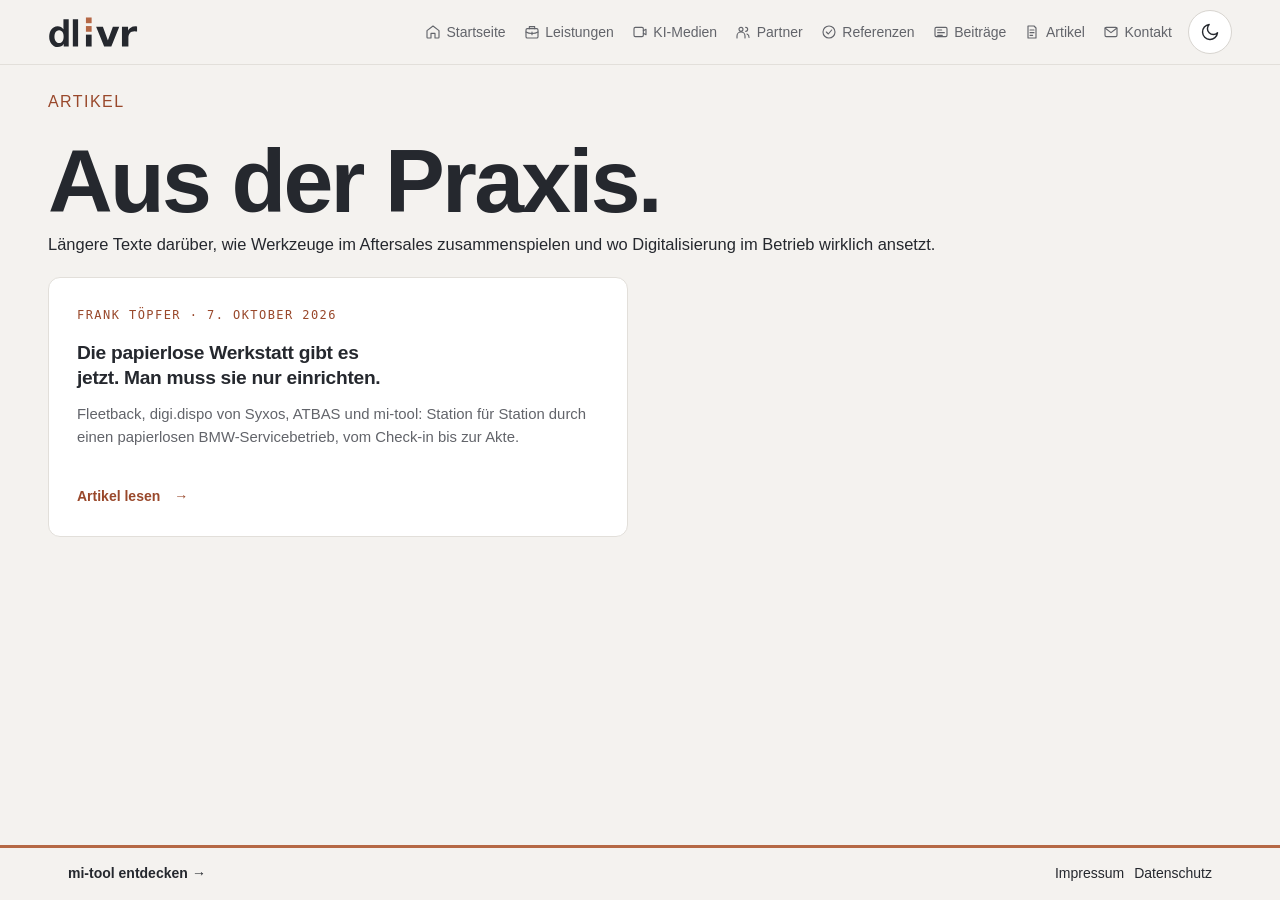
<file: artikel.html>
<!doctype html>
<html lang="de">
<head>
<meta charset="utf-8">
<meta name="viewport" content="width=device-width, initial-scale=1">
<meta name="description" content="Artikel von Frank Töpfer zu Aftersales, papierloser Werkstatt und Digitalisierung im Mittelstand.">
<link rel="canonical" href="https://mi-tool.tech/artikel.html">
<!-- Dieselben Artikel stehen auf mi-tool.tech. Dort liegt laut
     kanonische_seite in GEMEINSAM/inhalte/artikel.json das Original. -->
<meta property="og:title" content="Artikel">
<meta property="og:description" content="Artikel von Frank Töpfer zu Aftersales, papierloser Werkstatt und Digitalisierung im Mittelstand.">
<meta property="og:type" content="website">
<meta property="og:url" content="https://dlivr.eu/artikel.html">
<meta property="og:locale" content="de_DE">
<meta property="og:site_name" content="DLIVR">
<meta property="og:image" content="https://dlivr.eu/assets/dlivr-link-vorschau-20261028.png">
<meta property="og:image:width" content="1200">
<meta property="og:image:height" content="630">
<meta property="og:image:alt" content="DLIVR – Kundenkommunikation und Digitalisierung im Autohaus: SVC einrichten, KI-Medien, PDF-Formulare.">
<meta name="twitter:card" content="summary_large_image">
<meta name="theme-color" content="#f4f2ef">
<meta name="color-scheme" content="light dark">
<script src="assets/theme.js?v=20260914-anchor-focus"></script>
<title>Artikel &middot; DLIVR</title>
<link rel="icon" href="assets/favicon.svg" type="image/svg+xml">
<link rel="stylesheet" href="css/style.css?v=b4ba43da56c5">
</head>
<body>
<!-- Erzeugt von werkzeug/artikel-erzeugen.py aus GEMEINSAM/inhalte/artikel.json
     (Stand 2026-10-07, Commit 16c167e). Nicht von Hand aendern:
     Text und Freigabe stehen in der Quelle, nicht hier. -->
<a class="skip" href="#inhalt">Zum Inhalt springen</a>
<header class="site-header">
<div class="wrap header-inner">
<a class="logo" href="index.html#start" aria-label="DLIVR – Startseite"><img class="logo-on-light" src="assets/dlivr-logo-hell.svg" alt="DLIVR" width="194" height="100"><img class="logo-on-dark" src="assets/dlivr-logo-dunkel.svg" alt="DLIVR" width="194" height="100"></a>
<nav class="desktop-nav" aria-label="Hauptnavigation"><a href="index.html#start"><svg class="icon" viewBox="0 0 24 24" fill="none" stroke="currentColor" stroke-width="1.7" stroke-linecap="round" stroke-linejoin="round" aria-hidden="true"><path d="m3 10 9-7 9 7v10a1 1 0 0 1-1 1h-5v-7H9v7H4a1 1 0 0 1-1-1Z"/></svg><span>Startseite</span></a><a href="index.html#leistungen"><svg class="icon" viewBox="0 0 24 24" fill="none" stroke="currentColor" stroke-width="1.7" stroke-linecap="round" stroke-linejoin="round" aria-hidden="true"><rect x="3" y="7" width="18" height="14" rx="2"/><path d="M8 7V4h8v3M3 12c5 3 13 3 18 0M12 12v4"/></svg><span>Leistungen</span></a><a href="index.html#medien"><svg class="icon" viewBox="0 0 24 24" fill="none" stroke="currentColor" stroke-width="1.7" stroke-linecap="round" stroke-linejoin="round" aria-hidden="true"><rect x="3" y="5" width="14" height="14" rx="2"/><path d="m17 10 4-2v8l-4-2"/></svg><span>KI-Medien</span></a><a href="partner.html"><svg class="icon" viewBox="0 0 24 24" fill="none" stroke="currentColor" stroke-width="1.7" stroke-linecap="round" stroke-linejoin="round" aria-hidden="true"><circle cx="9" cy="8" r="3"/><path d="M3 21v-3a6 6 0 0 1 12 0v3M16 5a3 3 0 0 1 0 6M18 15a5 5 0 0 1 3 5"/></svg><span>Partner</span></a><a href="referenzen.html"><svg class="icon" viewBox="0 0 24 24" fill="none" stroke="currentColor" stroke-width="1.7" stroke-linecap="round" stroke-linejoin="round" aria-hidden="true"><circle cx="12" cy="12" r="9"/><path d="M8 12l3 3 5-6"/></svg><span>Referenzen</span></a><a href="beitraege.html"><svg class="icon" viewBox="0 0 24 24" fill="none" stroke="currentColor" stroke-width="1.7" stroke-linecap="round" stroke-linejoin="round" aria-hidden="true"><rect x="3" y="5" width="18" height="14" rx="2"/><path d="M7 9h6M7 13h10M7 17h7"/></svg><span>Beitr&auml;ge</span></a><a href="artikel.html"><svg class="icon" viewBox="0 0 24 24" fill="none" stroke="currentColor" stroke-width="1.7" stroke-linecap="round" stroke-linejoin="round" aria-hidden="true"><path d="M6 3h9l3 3v15H6z"/><path d="M9 9h6M9 13h6M9 17h4"/></svg><span>Artikel</span></a><a href="index.html#kontakt"><svg class="icon" viewBox="0 0 24 24" fill="none" stroke="currentColor" stroke-width="1.7" stroke-linecap="round" stroke-linejoin="round" aria-hidden="true"><rect x="3" y="5" width="18" height="14" rx="2"/><path d="m3 6 9 7 9-7"/></svg><span>Kontakt</span></a></nav>
<a class="header-start" href="index.html#start" aria-label="Zur Startseite" title="Startseite"><svg viewBox="0 0 24 24" fill="none" stroke="currentColor" stroke-width="1.7" aria-hidden="true"><path d="M3 11l9-8 9 8M5 9v12h5v-7h4v7h5V9"/></svg></a>
<details class="mobile-menu"><summary>Menü</summary><nav aria-label="Mobile Hauptnavigation"><a href="index.html#start"><svg class="icon" viewBox="0 0 24 24" fill="none" stroke="currentColor" stroke-width="1.7" stroke-linecap="round" stroke-linejoin="round" aria-hidden="true"><path d="m3 10 9-7 9 7v10a1 1 0 0 1-1 1h-5v-7H9v7H4a1 1 0 0 1-1-1Z"/></svg><span>Startseite</span></a><a href="index.html#leistungen"><svg class="icon" viewBox="0 0 24 24" fill="none" stroke="currentColor" stroke-width="1.7" stroke-linecap="round" stroke-linejoin="round" aria-hidden="true"><rect x="3" y="7" width="18" height="14" rx="2"/><path d="M8 7V4h8v3M3 12c5 3 13 3 18 0M12 12v4"/></svg><span>Leistungen</span></a><a href="index.html#medien"><svg class="icon" viewBox="0 0 24 24" fill="none" stroke="currentColor" stroke-width="1.7" stroke-linecap="round" stroke-linejoin="round" aria-hidden="true"><rect x="3" y="5" width="14" height="14" rx="2"/><path d="m17 10 4-2v8l-4-2"/></svg><span>KI-Medien</span></a><a href="partner.html"><svg class="icon" viewBox="0 0 24 24" fill="none" stroke="currentColor" stroke-width="1.7" stroke-linecap="round" stroke-linejoin="round" aria-hidden="true"><circle cx="9" cy="8" r="3"/><path d="M3 21v-3a6 6 0 0 1 12 0v3M16 5a3 3 0 0 1 0 6M18 15a5 5 0 0 1 3 5"/></svg><span>Partner</span></a><a href="referenzen.html"><svg class="icon" viewBox="0 0 24 24" fill="none" stroke="currentColor" stroke-width="1.7" stroke-linecap="round" stroke-linejoin="round" aria-hidden="true"><circle cx="12" cy="12" r="9"/><path d="M8 12l3 3 5-6"/></svg><span>Referenzen</span></a><a href="beitraege.html"><svg class="icon" viewBox="0 0 24 24" fill="none" stroke="currentColor" stroke-width="1.7" stroke-linecap="round" stroke-linejoin="round" aria-hidden="true"><rect x="3" y="5" width="18" height="14" rx="2"/><path d="M7 9h6M7 13h10M7 17h7"/></svg><span>Beitr&auml;ge</span></a><a href="artikel.html"><svg class="icon" viewBox="0 0 24 24" fill="none" stroke="currentColor" stroke-width="1.7" stroke-linecap="round" stroke-linejoin="round" aria-hidden="true"><path d="M6 3h9l3 3v15H6z"/><path d="M9 9h6M9 13h6M9 17h4"/></svg><span>Artikel</span></a><a href="index.html#kontakt"><svg class="icon" viewBox="0 0 24 24" fill="none" stroke="currentColor" stroke-width="1.7" stroke-linecap="round" stroke-linejoin="round" aria-hidden="true"><rect x="3" y="5" width="18" height="14" rx="2"/><path d="m3 6 9 7 9-7"/></svg><span>Kontakt</span></a></nav></details>
<button class="theme-toggle" type="button" hidden aria-label="Dunkelmodus aktivieren" title="Dunkelmodus aktivieren"><svg class="theme-sun" viewBox="0 0 24 24" fill="none" stroke="currentColor" stroke-width="1.7" stroke-linecap="round" stroke-linejoin="round" aria-hidden="true"><circle cx="12" cy="12" r="4"/><path d="M12 2v2m0 16v2M2 12h2m16 0h2M5 5l1.5 1.5m11 11L19 19M5 19l1.5-1.5m11-11L19 5"/></svg><svg class="theme-moon" viewBox="0 0 24 24" fill="none" stroke="currentColor" stroke-width="1.7" stroke-linecap="round" stroke-linejoin="round" aria-hidden="true"><path d="M21 13a9 9 0 1 1-10-10 7 7 0 0 0 10 10Z"/></svg></button>
</div>
</header>

<main id="inhalt" tabindex="0" aria-label="Seiteninhalt">
<section class="section"><div class="wrap">
<p class="eyebrow">Artikel</p>
<h1>Aus der Praxis.</h1>
<p class="intro">Längere Texte darüber, wie Werkzeuge im Aftersales zusammenspielen
und wo Digitalisierung im Betrieb wirklich ansetzt.</p>
<div class="cards services">
<article class="card service-card" id="artikel-musterbetrieb">
<p class="label"><span>Frank Töpfer · <time datetime="2026-10-07">7. Oktober 2026</time></span></p>
<h3>Die papierlose Werkstatt gibt es jetzt. Man muss sie nur einrichten.</h3>
<p>Fleetback, digi.dispo von Syxos, ATBAS und mi-tool: Station für Station durch einen papierlosen BMW-Servicebetrieb, vom Check-in bis zur Akte.</p>
<a class="text-link" href="artikel-musterbetrieb.html">Artikel lesen <span aria-hidden="true">&rarr;</span></a>
</article>
</div>
</div></section>
</main>

<footer class="site-footer gemeinsamer-fuss">
 <div class="gemeinsamer-fuss-inhalt">
  <a class="fuss-partnerlink" href="https://mi-tool.tech/">mi-tool entdecken <span aria-hidden="true">→</span></a>
  <nav class="fuss-zweite-zeile" aria-label="Weitere Informationen"><a href="impressum.html">Impressum</a><a href="datenschutz.html">Datenschutz</a></nav>
 </div>
</footer>

</body>
</html>
</file>
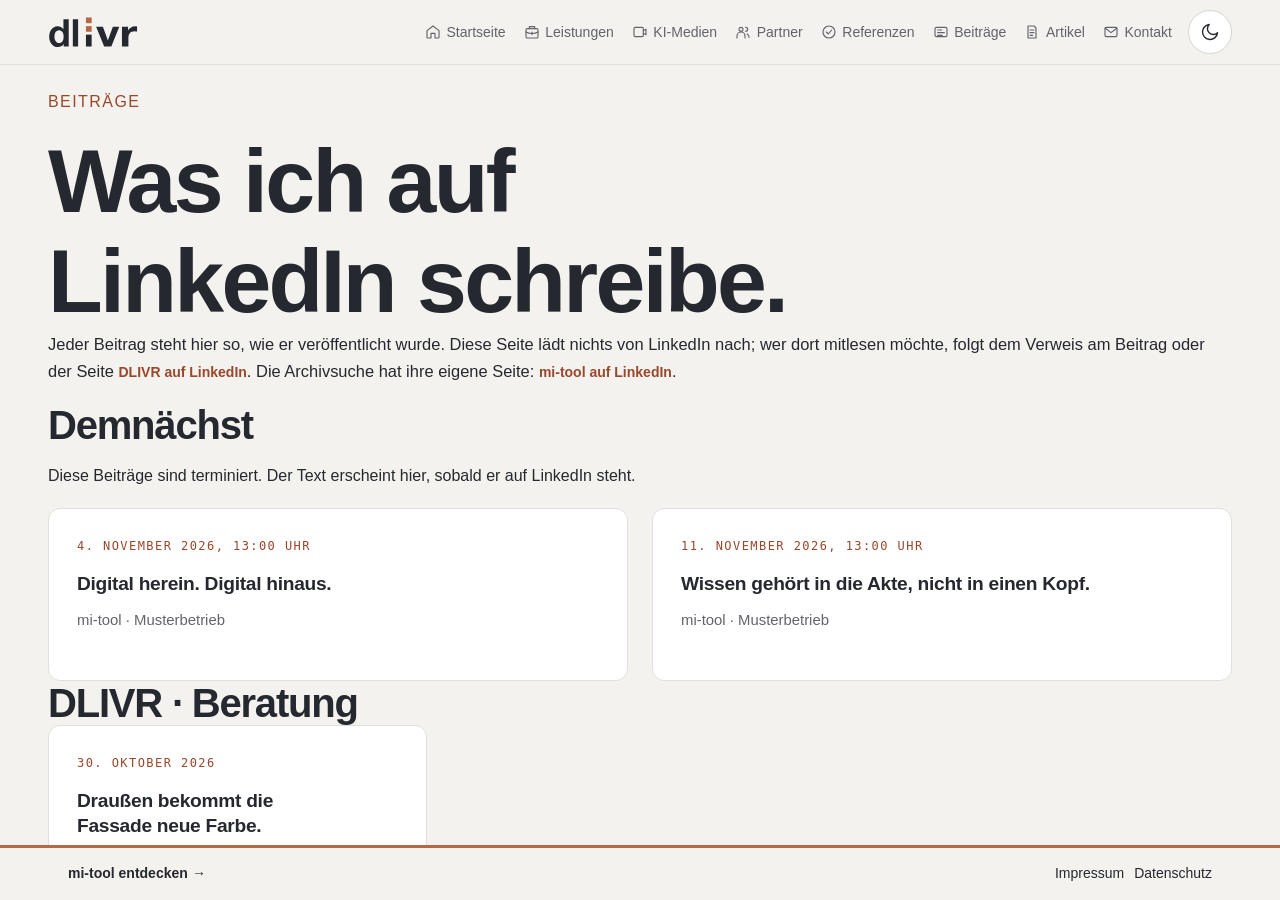
<file: beitraege.html>
<!doctype html>
<html lang="de">
<head>
<meta charset="utf-8">
<meta name="viewport" content="width=device-width, initial-scale=1">
<meta name="description" content="Die LinkedIn-Beitraege von DLIVR und mi-tool: Archivsuche, PDF-Formulare und Digitalisierung im Mittelstand.">
<link rel="canonical" href="https://mi-tool.tech/beitraege.html">
<!-- Dieselben Beitraege stehen auf mi-tool.tech. Dort liegt laut
     kanonische_seite in GEMEINSAM/inhalte/beitraege.json das Original;
     dieser Verweis haelt beide Fassungen auseinander. -->
<meta property="og:title" content="Beitr&auml;ge &ndash; DLIVR">
<meta property="og:description" content="Die LinkedIn-Beitraege von DLIVR und mi-tool: Archivsuche, PDF-Formulare und Digitalisierung im Mittelstand.">
<meta property="og:type" content="website">
<meta property="og:url" content="https://dlivr.eu/beitraege.html">
<meta property="og:locale" content="de_DE">
<meta property="og:site_name" content="DLIVR">
<meta property="og:image" content="https://dlivr.eu/assets/dlivr-link-vorschau-20261028.png">
<meta property="og:image:width" content="1200">
<meta property="og:image:height" content="630">
<meta property="og:image:alt" content="DLIVR – Kundenkommunikation und Digitalisierung im Autohaus: SVC einrichten, KI-Medien, PDF-Formulare.">
<meta name="twitter:card" content="summary_large_image">
<meta name="theme-color" content="#f4f2ef">
<meta name="color-scheme" content="light dark">
<script src="assets/theme.js?v=20260914-anchor-focus"></script>
<title>Beitr&auml;ge &middot; DLIVR</title>
<link rel="icon" href="assets/favicon.svg" type="image/svg+xml">
<link rel="stylesheet" href="css/style.css?v=b4ba43da56c5">
</head>
<body>
<!-- Erzeugt von werkzeug/beitraege-erzeugen.py aus GEMEINSAM/inhalte/beitraege.json
     (Stand 2026-10-07, Commit 16c167e). Nicht von Hand aendern:
     Text, Bild und Freigabe stehen in der Quelle, nicht hier. -->
<a class="skip" href="#inhalt">Zum Inhalt springen</a>
<header class="site-header">
<div class="wrap header-inner">
<a class="logo" href="index.html#start" aria-label="DLIVR – Startseite"><img class="logo-on-light" src="assets/dlivr-logo-hell.svg" alt="DLIVR" width="194" height="100"><img class="logo-on-dark" src="assets/dlivr-logo-dunkel.svg" alt="DLIVR" width="194" height="100"></a>
<nav class="desktop-nav" aria-label="Hauptnavigation"><a href="index.html#start"><svg class="icon" viewBox="0 0 24 24" fill="none" stroke="currentColor" stroke-width="1.7" stroke-linecap="round" stroke-linejoin="round" aria-hidden="true"><path d="m3 10 9-7 9 7v10a1 1 0 0 1-1 1h-5v-7H9v7H4a1 1 0 0 1-1-1Z"/></svg><span>Startseite</span></a><a href="index.html#leistungen"><svg class="icon" viewBox="0 0 24 24" fill="none" stroke="currentColor" stroke-width="1.7" stroke-linecap="round" stroke-linejoin="round" aria-hidden="true"><rect x="3" y="7" width="18" height="14" rx="2"/><path d="M8 7V4h8v3M3 12c5 3 13 3 18 0M12 12v4"/></svg><span>Leistungen</span></a><a href="index.html#medien"><svg class="icon" viewBox="0 0 24 24" fill="none" stroke="currentColor" stroke-width="1.7" stroke-linecap="round" stroke-linejoin="round" aria-hidden="true"><rect x="3" y="5" width="14" height="14" rx="2"/><path d="m17 10 4-2v8l-4-2"/></svg><span>KI-Medien</span></a><a href="partner.html"><svg class="icon" viewBox="0 0 24 24" fill="none" stroke="currentColor" stroke-width="1.7" stroke-linecap="round" stroke-linejoin="round" aria-hidden="true"><circle cx="9" cy="8" r="3"/><path d="M3 21v-3a6 6 0 0 1 12 0v3M16 5a3 3 0 0 1 0 6M18 15a5 5 0 0 1 3 5"/></svg><span>Partner</span></a><a href="referenzen.html"><svg class="icon" viewBox="0 0 24 24" fill="none" stroke="currentColor" stroke-width="1.7" stroke-linecap="round" stroke-linejoin="round" aria-hidden="true"><circle cx="12" cy="12" r="9"/><path d="M8 12l3 3 5-6"/></svg><span>Referenzen</span></a><a href="beitraege.html"><svg class="icon" viewBox="0 0 24 24" fill="none" stroke="currentColor" stroke-width="1.7" stroke-linecap="round" stroke-linejoin="round" aria-hidden="true"><rect x="3" y="5" width="18" height="14" rx="2"/><path d="M7 9h6M7 13h10M7 17h7"/></svg><span>Beitr&auml;ge</span></a><a href="artikel.html"><svg class="icon" viewBox="0 0 24 24" fill="none" stroke="currentColor" stroke-width="1.7" stroke-linecap="round" stroke-linejoin="round" aria-hidden="true"><path d="M6 3h9l3 3v15H6z"/><path d="M9 9h6M9 13h6M9 17h4"/></svg><span>Artikel</span></a><a href="index.html#kontakt"><svg class="icon" viewBox="0 0 24 24" fill="none" stroke="currentColor" stroke-width="1.7" stroke-linecap="round" stroke-linejoin="round" aria-hidden="true"><rect x="3" y="5" width="18" height="14" rx="2"/><path d="m3 6 9 7 9-7"/></svg><span>Kontakt</span></a></nav>
<a class="header-start" href="index.html#start" aria-label="Zur Startseite" title="Startseite"><svg viewBox="0 0 24 24" fill="none" stroke="currentColor" stroke-width="1.7" aria-hidden="true"><path d="M3 11l9-8 9 8M5 9v12h5v-7h4v7h5V9"/></svg></a>
<details class="mobile-menu"><summary>Menü</summary><nav aria-label="Mobile Hauptnavigation"><a href="index.html#start"><svg class="icon" viewBox="0 0 24 24" fill="none" stroke="currentColor" stroke-width="1.7" stroke-linecap="round" stroke-linejoin="round" aria-hidden="true"><path d="m3 10 9-7 9 7v10a1 1 0 0 1-1 1h-5v-7H9v7H4a1 1 0 0 1-1-1Z"/></svg><span>Startseite</span></a><a href="index.html#leistungen"><svg class="icon" viewBox="0 0 24 24" fill="none" stroke="currentColor" stroke-width="1.7" stroke-linecap="round" stroke-linejoin="round" aria-hidden="true"><rect x="3" y="7" width="18" height="14" rx="2"/><path d="M8 7V4h8v3M3 12c5 3 13 3 18 0M12 12v4"/></svg><span>Leistungen</span></a><a href="index.html#medien"><svg class="icon" viewBox="0 0 24 24" fill="none" stroke="currentColor" stroke-width="1.7" stroke-linecap="round" stroke-linejoin="round" aria-hidden="true"><rect x="3" y="5" width="14" height="14" rx="2"/><path d="m17 10 4-2v8l-4-2"/></svg><span>KI-Medien</span></a><a href="partner.html"><svg class="icon" viewBox="0 0 24 24" fill="none" stroke="currentColor" stroke-width="1.7" stroke-linecap="round" stroke-linejoin="round" aria-hidden="true"><circle cx="9" cy="8" r="3"/><path d="M3 21v-3a6 6 0 0 1 12 0v3M16 5a3 3 0 0 1 0 6M18 15a5 5 0 0 1 3 5"/></svg><span>Partner</span></a><a href="referenzen.html"><svg class="icon" viewBox="0 0 24 24" fill="none" stroke="currentColor" stroke-width="1.7" stroke-linecap="round" stroke-linejoin="round" aria-hidden="true"><circle cx="12" cy="12" r="9"/><path d="M8 12l3 3 5-6"/></svg><span>Referenzen</span></a><a href="beitraege.html"><svg class="icon" viewBox="0 0 24 24" fill="none" stroke="currentColor" stroke-width="1.7" stroke-linecap="round" stroke-linejoin="round" aria-hidden="true"><rect x="3" y="5" width="18" height="14" rx="2"/><path d="M7 9h6M7 13h10M7 17h7"/></svg><span>Beitr&auml;ge</span></a><a href="artikel.html"><svg class="icon" viewBox="0 0 24 24" fill="none" stroke="currentColor" stroke-width="1.7" stroke-linecap="round" stroke-linejoin="round" aria-hidden="true"><path d="M6 3h9l3 3v15H6z"/><path d="M9 9h6M9 13h6M9 17h4"/></svg><span>Artikel</span></a><a href="index.html#kontakt"><svg class="icon" viewBox="0 0 24 24" fill="none" stroke="currentColor" stroke-width="1.7" stroke-linecap="round" stroke-linejoin="round" aria-hidden="true"><rect x="3" y="5" width="18" height="14" rx="2"/><path d="m3 6 9 7 9-7"/></svg><span>Kontakt</span></a></nav></details>
<button class="theme-toggle" type="button" hidden aria-label="Dunkelmodus aktivieren" title="Dunkelmodus aktivieren"><svg class="theme-sun" viewBox="0 0 24 24" fill="none" stroke="currentColor" stroke-width="1.7" stroke-linecap="round" stroke-linejoin="round" aria-hidden="true"><circle cx="12" cy="12" r="4"/><path d="M12 2v2m0 16v2M2 12h2m16 0h2M5 5l1.5 1.5m11 11L19 19M5 19l1.5-1.5m11-11L19 5"/></svg><svg class="theme-moon" viewBox="0 0 24 24" fill="none" stroke="currentColor" stroke-width="1.7" stroke-linecap="round" stroke-linejoin="round" aria-hidden="true"><path d="M21 13a9 9 0 1 1-10-10 7 7 0 0 0 10 10Z"/></svg></button>
</div>
</header>

<main id="inhalt" tabindex="0" aria-label="Seiteninhalt">
<section class="section"><div class="wrap">
<p class="eyebrow">Beitr&auml;ge</p>
<h1>Was ich auf<br>LinkedIn schreibe.</h1>
<p class="intro">Jeder Beitrag steht hier so, wie er ver&ouml;ffentlicht wurde. Diese Seite l&auml;dt nichts von LinkedIn nach; wer dort mitlesen m&ouml;chte, folgt dem Verweis am Beitrag oder der Seite <a class="text-link" href="https://www.linkedin.com/company/dlivr-eu/" rel="noopener external">DLIVR auf LinkedIn</a>. Die Archivsuche hat ihre eigene Seite: <a class="text-link" href="https://www.linkedin.com/showcase/mi-tool/" rel="noopener external">mi-tool auf LinkedIn</a>.</p>
<h2 id="demnaechst">Demn&auml;chst</h2>
<p>Diese Beitr&auml;ge sind terminiert. Der Text erscheint hier, sobald er auf LinkedIn steht.</p>
<div class="cards services">
<article class="card service-card" id="geplant-mi-tool-2026-10-musterbetrieb-05-check-out">
<p class="label"><span>4. November 2026, 13:00 Uhr</span></p>
<h3>Digital herein. Digital hinaus.</h3>
<p>mi-tool · Musterbetrieb</p>
</article>
<article class="card service-card" id="geplant-mi-tool-2026-10-musterbetrieb-06-wissen">
<p class="label"><span>11. November 2026, 13:00 Uhr</span></p>
<h3>Wissen gehört in die Akte, nicht in einen Kopf.</h3>
<p>mi-tool · Musterbetrieb</p>
</article>
</div>
<h2>DLIVR · Beratung</h2>
<div class="cards">
<article class="card" id="beitrag-dlivr-rpd-erp-2026-10-30">
<p class="label"><span>30. Oktober 2026</span></p>
<h3>Draußen bekommt die Fassade neue Farbe.</h3>
<p><strong>Drinnen bauen wir das System neu.</strong></p>
<img src="assets/beitraege/dlivr-rpd-erp-2026-10-30.jpg" alt="Maler auf dem Gerüst an der Fassade des Firmengebäudes von Reckinger peinture &amp; décors in Esch/Alzette, davor ein Firmenwagen mit Schriftzug." width="1200" height="1500" fetchpriority="high">
<p>Draußen bekommt die Fassade neue Farbe. Drinnen bauen wir das System neu.</p>
<p>Seit Ende 2018 betreue ich als Projektleiter im Auftrag von TrAxxion S.A. die Firma Reckinger peinture &amp; décors in Esch/Alzette (Luxemburg). In diesen Jahren haben wir vieles umgestellt, kleine Schritte und große.</p>
<p>Jetzt gehen wir den größten: Reckinger bekommt ein eigenes ERP, maßgefertigt für die eigenen Abläufe. Beim Programmieren setzen wir Claude ein, die KI von Anthropic. Sie schreibt mit uns den Code, die Entscheidungen treffen wir.</p>
<p>Leicht gemacht haben wir uns diese Entscheidung nicht. Wir haben lange nach einem fertigen System gesucht, das zu einem Betrieb in Luxemburg passt. Die Anforderungen waren klar:</p>
<p>→ Mehrsprachigkeit, durchgehend und nicht als Zusatz.<br>→ Flexibilität: Abläufe ändern sich, und das System muss sich mit ihnen anpassen lassen.<br>→ Das System soll zu den Abläufen passen, nicht umgekehrt.</p>
<p>Deshalb gehen wir den eigenen Weg.</p>
<p>Die Verantwortung und den Hauptteil der Umsetzung übernimmt der Geschäftsführer Christoph Reckinger. Er kennt die Abläufe im Haus und hat ein sehr gutes Verständnis für die Technik und die großen Zusammenhänge. Ich begleite ihn dabei.</p>
<p>Ich freue mich auf das Projekt und berichte hier, wie es vorangeht.</p>
<p>#Reckinger #TrAxxion #ERP #Digitalisierung #KI #Handwerk #Esch #Luxembourg</p>
<a class="text-link" href="https://www.linkedin.com/posts/frank-t%C3%B6pfer-7659071a8_reckinger-traxxion-erp-activity-7521925489939169280-YAQU" rel="noopener external">Beitrag auf LinkedIn <span aria-hidden="true">&#8599;</span></a>
</article>
</div>
<h2>mi-tool · Musterbetrieb</h2>
<div class="cards">
<article class="card" id="beitrag-mi-tool-2026-10-musterbetrieb-04-teile">
<p class="label"><span>28. Oktober 2026</span></p>
<h3>Bestellen ohne Abtippen. Eingang ohne Lieferschein.</h3>
<img src="assets/beitraege/mi-tool-2026-10-musterbetrieb-04-teile.png" alt="Grafik zu Station 3 von 5, Teilevertrieb: „Bestellen ohne Abtippen. Eingang ohne Lieferschein.“ Drei Punkte: ATBAS NET, Teilestatus für alle im Haus; ATBAS SCAN, Wareneingang per Scanner; Zuordnung zu Kunde und Auftrag. Darunter das Logo von ATBAS und die Reihe der fünf Stationen, die dritte hervorgehoben." width="1080" height="1080" loading="lazy" decoding="async">
<p>Im Teilevertrieb wird noch erstaunlich viel abgetippt und abgehakt.</p>
<p>In meinem Musterbetrieb setze ich dort auf @ATBAS:</p>
<p>→ ATBAS NET schlägt nach meiner Erfahrung vor, was in den geplanten Vorgängen steckt, und bestellt es halbautomatisch oder automatisch im BMW-System.<br>→ Ich sehe meinen Bedarf für die nächsten Wochen, ohne etwas extra abzutippen.<br>→ Jeder im Haus sieht, welche Teile bestellt sind und wann sie eintreffen. Die Frage „Ist das Teil schon da?“ muss niemand mehr durchs Haus rufen.</p>
<p>Der größte Gewinn liegt für mich aber im Wareneingang.</p>
<p>Mit ATBAS SCAN läuft er komplett über den Scanner: keine Zettel, keine Lieferscheine zum Abhaken. Die Teile werden dem richtigen Kunden und Auftrag zugeordnet und sauber kommissioniert.</p>
<p>ATBAS arbeitet dabei eng mit dem BMW-System zusammen.</p>
<p>Offen gesagt: ATBAS ist mein Partner. Ich nenne ihn, weil ich das Zusammenspiel im Alltag kenne.</p>
<p>Station 3 von 5 aus meinem Musterbetrieb. Der ganze Weg steht auf mi-tool.tech – Link im ersten Kommentar.</p>
<p>Wie läuft bei euch der Wareneingang – mit Scanner oder mit Kugelschreiber?</p>
<p>#mitool #Aftersales #Autohaus #BMWService #Teiledienst #PapierloseWerkstatt</p>
<a class="text-link" href="https://www.linkedin.com/posts/frank-t%C3%B6pfer-7659071a8_mitool-aftersales-autohaus-activity-7521179748329406467-hEVY" rel="noopener external">Beitrag auf LinkedIn <span aria-hidden="true">&#8599;</span></a>
</article>
<article class="card" id="beitrag-mi-tool-2026-10-musterbetrieb-03-kein-zettel">
<p class="label"><span>21. Oktober 2026</span></p>
<h3>Ab der Tür kein Zettel mehr.</h3>
<img src="assets/beitraege/mi-tool-2026-10-musterbetrieb-03-kein-zettel.png" alt="Grafik zu Station 2 von 5, im Haus: „Ab der Tür kein Zettel mehr.“ Drei Punkte: Dokumente automatisch, Unterschrift am Pad; Schlüssel eingelesen, Etikett gedruckt; alle arbeiten im selben Vorgang. Darunter das Logo von Syxos und die Reihe der fünf Stationen, die zweite hervorgehoben." width="1080" height="1080" loading="lazy" decoding="async">
<p>Ab dem Moment, in dem der Kunde das Haus betritt, entsteht in meinem Musterbetrieb kein Zettel mehr.</p>
<p>Am Counter, in der Service-Assistenz und bei der Kundenannahme arbeite ich mit digi.dispo von @Syxos:</p>
<p>→ Die Dokumente werden automatisch erstellt. Was der Kunde beim Home-Check-in schon unterschrieben hat, ist erledigt. Alles Übrige unterschreibt er vor Ort am Unterschriftenpad.<br>→ Die Schlüsseldaten werden ausgelesen, ein Etikett wird gedruckt und mit dem Schlüssel verbunden. Dieses Etikett begleitet das Fahrzeug durch den ganzen Prozess.<br>→ Keine Laufmappe, die durch das Haus wandert. Keine Telefonnummer, die jemand von Hand notiert.</p>
<p>Danach arbeiten Service-Assistenz, Serviceberater, Teilevertrieb und Werkstatt im selben Vorgang. Checklisten, Informationen und Bilder landen automatisch dort – auch die Videos und Fotos, die über Fleetback erfasst wurden.</p>
<p>So entsteht eine Akte, die mit jedem Auftrag besser wird. Für den Werkstattmeister ist digi.dispo das Steuerungsinstrument für Werkstatt und Disposition.</p>
<p>Und wenn ein Fahrzeug wiederkommt? Mit mi-tool ist seine Vorgeschichte am Counter wie in der Werkstatt sofort da – ein Kennzeichen, eine Fahrgestellnummer oder ein Stichwort wie „Wasserpumpe undicht“ genügen.</p>
<p>Offen gesagt: Syxos ist mein Partner. Ich nenne ihn, weil ich das Zusammenspiel im Alltag kenne.</p>
<p>Station 2 von 5 aus meinem Musterbetrieb. Der ganze Weg steht auf mi-tool.tech – Link im ersten Kommentar.</p>
<p>Wie viele Zettel begleiten bei euch ein Fahrzeug durchs Haus?</p>
<p>#mitool #Aftersales #Autohaus #BMW #Werkstattsteuerung #PapierloseWerkstatt</p>
<a class="text-link" href="https://www.linkedin.com/posts/frank-t%C3%B6pfer-7659071a8_mitool-aftersales-autohaus-activity-7518627579369570304-WhbO" rel="noopener external">Beitrag auf LinkedIn <span aria-hidden="true">&#8599;</span></a>
</article>
<article class="card" id="beitrag-mi-tool-2026-10-musterbetrieb-02-check-in">
<p class="label"><span>14. Oktober 2026</span></p>
<h3>Der Auftrag ist fertig, bevor der Kunde kommt.</h3>
<img src="assets/beitraege/mi-tool-2026-10-musterbetrieb-02-check-in.png" alt="Grafik zu Station 1 von 5, vor dem Termin: „Der Auftrag ist fertig, bevor der Kunde kommt.“ Drei Punkte: Home-Check-in per SMS, E-Mail oder My BMW App; digitale Unterschrift zu Hause; Angaben fließen in den Auftrag. Darunter das Logo von Fleetback und die Reihe der fünf Stationen, die erste hervorgehoben." width="1080" height="1080" loading="lazy" decoding="async">
<p>Früher sah die Annahme so aus: Der Kunde saß dem Serviceberater gegenüber und schaute aufs Handy. Der Serviceberater tippte den Auftrag.</p>
<p>Heute ist der Auftrag vorbereitet, wenn der Kunde kommt. Und genau diese Vorbereitung durch den Serviceberater ist der zentrale Punkt – an ihr hängt alles, was danach kommt.</p>
<p>In meinem Musterbetrieb beginnt sie mit @Fleetback, schon vor dem Termin:</p>
<p>→ Der Kunde kommuniziert mit dem Autohaus per SMS, E-Mail oder über die My BMW App.<br>→ Er checkt zu Hause ein und unterschreibt digital, in seinem Tempo und in seiner Umgebung.<br>→ Er stellt in Ruhe seine Fragen und macht seine Anmerkungen – nicht erst an der Theke.<br>→ Über Schnittstellen zum Händlersystem fließen seine Angaben in den Auftrag.</p>
<p>Für das Autohaus heißt das: weniger Kunden, die an der Theke warten, und eine schnellere Annahme.</p>
<p>Und für den Serviceberater? Zur Vorbereitung sieht er mit einer Suche in mi-tool, was zu Kunde und Fahrzeug schon im Archiv liegt – frühere Aufträge, Befunde, Berichte –, ohne Ordner- oder Dateinamen kennen zu müssen.</p>
<p>Offen gesagt: Fleetback ist mein Partner. Ich nenne ihn, weil ich das Zusammenspiel im Alltag kenne.</p>
<p>Station 1 von 5 aus meinem Musterbetrieb. Der ganze Weg steht auf mi-tool.tech – Link im ersten Kommentar.</p>
<p>Was weiß euer Serviceberater über ein Fahrzeug, bevor der Kunde vor ihm steht?</p>
<p>#mitool #Aftersales #Autohaus #BMW #Kundenannahme #PapierloseWerkstatt</p>
<a class="text-link" href="https://www.linkedin.com/posts/frank-t%C3%B6pfer-7659071a8_mitool-aftersales-autohaus-activity-7516090521342332928-vR_M" rel="noopener external">Beitrag auf LinkedIn <span aria-hidden="true">&#8599;</span></a>
</article>
<article class="card" id="beitrag-mi-tool-2026-10-musterbetrieb-01-auftakt">
<p class="label"><span>7. Oktober 2026</span></p>
<h3>Die papierlose Werkstatt gibt es jetzt.</h3>
<img src="assets/beitraege/mi-tool-2026-10-musterbetrieb-01-auftakt.png" alt="Titelgrafik „Die papierlose Werkstatt gibt es jetzt. Man muss sie nur einrichten.“ Darunter die Logos von Fleetback, Syxos, ATBAS und mi-tool in einer Reihe. Am unteren Rand die fünf Stationen eines papierlosen Servicebetriebs, alle hervorgehoben: vor dem Termin Check-in, im Haus kein Zettel, Teilevertrieb ohne Lieferschein, Check-out digital hinaus, danach das Wissen nutzen." width="1080" height="1080" loading="lazy" decoding="async">
<p>Seit den 90er-Jahren reden wir im Autohaus von der papierlosen Werkstatt.</p>
<p>Geschafft haben wir sie nie. Stattdessen ist das Papier mehr geworden – und mit ihm die Bürokratie.</p>
<p>Heute gibt es die Werkzeuge, mit denen es wirklich geht. Ich habe mir deshalb eine einfache Frage gestellt:</p>
<p>Wenn ich BMW-Händler wäre – wie würde ich meinen Service ausstatten?</p>
<p>So sähe mein Musterbetrieb aus:</p>
<p>→ Vor dem Termin: Der Kunde checkt über Fleetback zu Hause ein, gibt Arbeiten frei und unterschreibt digital. Weniger Wartende an der Theke.</p>
<p>→ Im Haus: Mit digi.dispo von Syxos wird der Schlüssel eingelesen und bekommt ein Etikett. Keine Laufmappe, kein Zettel.</p>
<p>→ Teilevertrieb: ATBAS NET zeigt allen, was bestellt ist. Der Wareneingang läuft mit ATBAS SCAN per Scanner statt per Lieferschein.</p>
<p>→ Check-out: Rechnung, Fotos und Videos gehen digital an den Kunden, bezahlt wird direkt online.</p>
<p>→ Und die ganze Zeit wächst eine digitale Akte, die mit jedem Auftrag besser wird. Mit mi-tool ist dieses Wissen vor, während und nach dem Auftrag sofort auffindbar.</p>
<p>Das Ergebnis: kein Papier, mehr Möglichkeiten zur Zentralisierung – und Wissen, das nicht in einer Mappe oder einem Kopf steckt, sondern allen zur Verfügung steht.</p>
<p>Offen gesagt: @Fleetback, @Syxos und @ATBAS sind meine Partner. Ich nenne sie, weil ich ihr Zusammenspiel im Alltag kenne.</p>
<p>Den ganzen Weg Station für Station habe ich auf mi-tool.tech beschrieben – Link im ersten Kommentar. In den nächsten fünf Wochen gehe ich jeden Mittwoch eine Station genauer durch.</p>
<p>Wo steht bei euch heute noch Papier im Weg?</p>
<p>#mitool #Aftersales #Autohaus #BMW #Digitalisierung #PapierloseWerkstatt</p>
<a class="text-link" href="https://www.linkedin.com/posts/frank-t%C3%B6pfer-7659071a8_mitool-aftersales-autohaus-activity-7513553897030868992-pCIj" rel="noopener external">Beitrag auf LinkedIn <span aria-hidden="true">&#8599;</span></a>
</article>
</div>
<h2>mi-tool · BMW Service</h2>
<div class="cards">
<article class="card" id="beitrag-mi-tool-2026-10-04-dokument">
<p class="label"><span>15. Oktober 2026</span></p>
<h3>Eine Fundstelle ist hilfreich.</h3>
<img src="assets/beitraege/mi-tool-2026-10-04-dokument.png" alt="Überschrift „Gefunden. Direkt nachlesen.“ Darunter ein Ausschnitt der Dokumentansicht mit einem geöffneten Abschlussbericht. Es handelt sich ausdrücklich um einen fiktiven Beispielbericht, nicht um einen echten BMW Final Report." width="1200" height="1200" loading="lazy" decoding="async">
<p>Eine Fundstelle ist hilfreich. Entscheidend ist oft der Zusammenhang im Dokument.</p>
<p>In mi-tool lässt sich das Originaldokument aus dem gefundenen Vorgang direkt im Browser öffnen und lesen. Die Unterlagen bleiben in der bestehenden Archivablage.</p>
<p>Für BMW Service bedeutet das: archivierte Final Reports aus ISPA Next finden, zugehörige Vorgänge ansehen und die benötigten Informationen im Dokument nachlesen.</p>
<p>Das Bild zeigt zur Veranschaulichung einen fiktiven Abschlussbericht – keinen echten BMW Final Report.</p>
<p>Den Anwendungsfall haben wir in einem zweiseitigen Flyer zusammengefasst. Sie finden ihn auf der verlinkten Seite über „BMW-Service-Flyer herunterladen“.</p>
<p>Bei Fragen zur Einbindung in Ihren Servicestandort: support@mi-tool.tech</p>
<p>Zum Anwendungsfall und Flyer:<br>https://mi-tool.tech/bmw-service.html?utm_source=linkedin&amp;utm_medium=organic_social&amp;utm_campaign=bmw_service_2026_10&amp;utm_content=04-dokument</p>
<p>#BMWService #Aftersales #Dokumentenmanagement</p>
<a class="text-link" href="https://www.linkedin.com/posts/frank-t%C3%B6pfer-7659071a8_bmwservice-aftersales-dokumentenmanagement-activity-7516384959612448768-B4VD" rel="noopener external">Beitrag auf LinkedIn <span aria-hidden="true">&#8599;</span></a>
</article>
<article class="card" id="beitrag-mi-tool-2026-10-03-fahrzeugakte">
<p class="label"><span>13. Oktober 2026</span></p>
<h3>Ein Kennzeichen kann wechseln.</h3>
<img src="assets/beitraege/mi-tool-2026-10-03-fahrzeugakte.png" alt="mi-tool-Grafik „Ein Fahrzeug. Seine Vorgänge im Blick.“ Ausschnitt einer Fahrzeugakte mit mehreren Vorgängen in einer Tabelle. Die Zuordnung erfolgt über die Fahrgestellnummer. Die dargestellten Fahrzeug- und Vorgangsdaten sind erfunden." width="1200" height="1200" loading="lazy" decoding="async">
<p>Ein Kennzeichen kann wechseln. Die Fahrgestellnummer verbindet die Unterlagen zum Fahrzeug.</p>
<p>Die Fahrzeugakte in mi-tool stellt die zugeordneten archivierten Vorgänge übersichtlich dar – mit Datum und den verfügbaren Angaben, etwa Kilometerstand und Dokumentanzahl.</p>
<p>So lassen sich frühere Vorgänge zum Fahrzeug gezielt aufrufen, ohne sich erneut durch einzelne Ordner zu arbeiten.</p>
<p>Die Fahrzeugakte ist eine aufbereitete Sicht auf den Archivbestand. Die Originaldokumente werden dadurch nicht verändert.</p>
<p>Der Bildausschnitt zeigt die Oberfläche mit erfundenen Beispieldaten.</p>
<p>Fahrzeugakte und BMW-Service-Anwendungsfall ansehen:<br>https://mi-tool.tech/bmw-service.html?utm_source=linkedin&amp;utm_medium=organic_social&amp;utm_campaign=bmw_service_2026_10&amp;utm_content=03-fahrzeugakte</p>
<p>#BMWService #Aftersales #Dokumentenmanagement</p>
<a class="text-link" href="https://www.linkedin.com/posts/frank-t%C3%B6pfer-7659071a8_bmwservice-aftersales-dokumentenmanagement-activity-7515660938520444929-z8fj" rel="noopener external">Beitrag auf LinkedIn <span aria-hidden="true">&#8599;</span></a>
</article>
<article class="card" id="beitrag-mi-tool-2026-10-02-volltext">
<p class="label"><span>8. Oktober 2026</span></p>
<h3>Eine Versicherungsnummer liegt vor.</h3>
<img src="assets/beitraege/mi-tool-2026-10-02-volltext-v2.png" alt="Überschrift „Die Nummer ist bekannt. Der Dateiname nicht.“ Darunter eine mi-tool-Trefferliste mit markierten Textfundstellen. Das konkrete Bildschirmbeispiel sucht nach Bremsbelägen; Versicherungs- und Ersatzteilnummern sind weitere mögliche Suchbegriffe, keine im Bild ausgeführte Suche. Erfundene Beispieldaten." width="1200" height="1200" loading="lazy" decoding="async">
<p>Eine Versicherungsnummer liegt vor. Aber in welchem archivierten Vorgang steht sie?</p>
<p>Genau hier hilft eine Volltextsuche: mi-tool durchsucht den gesamten auslesbaren Text der archivierten Final Reports – nicht nur einzelne vorgegebene Felder.</p>
<p>Mögliche Suchbegriffe sind zum Beispiel:<br>• Versicherungsnummern<br>• Ersatzteilnummern<br>• Arbeitspositionen<br>• Kennzeichen, Fahrgestellnummern oder Kundennamen</p>
<p>Die Liste endet nicht bei diesen Beispielen. Entscheidend ist, dass die gesuchte Information im auslesbaren Dokumentinhalt vorkommt.</p>
<p>Die vorhandene Ordnerstruktur kann bleiben. Gesucht wird nach dem Inhalt.</p>
<p>Mehr zur Suche im BMW-Service-Archiv:<br>https://mi-tool.tech/bmw-service.html?utm_source=linkedin&amp;utm_medium=organic_social&amp;utm_campaign=bmw_service_2026_10&amp;utm_content=02-volltext</p>
<p>#BMWService #Aftersales #Dokumentenmanagement</p>
<a class="text-link" href="https://www.linkedin.com/posts/frank-t%C3%B6pfer-7659071a8_bmwservice-aftersales-dokumentenmanagement-activity-7513848916463894528-iJK8" rel="noopener external">Beitrag auf LinkedIn <span aria-hidden="true">&#8599;</span></a>
</article>
<article class="card" id="beitrag-mi-tool-2026-10-01-final-reports">
<p class="label"><span>6. Oktober 2026</span></p>
<h3>Der Servicevorgang ist abgeschlossen.</h3>
<img src="assets/beitraege/mi-tool-2026-10-01-final-reports-v2.png" alt="Bild mit mi-tool-Logo und der Überschrift „ISPA Next archiviert. mi-tool findet.“ Darunter die Volltextsuche mit Filterfeldern, Trefferliste und markierten Fundstellen. Alle gezeigten Daten sind erfundene Beispieldaten." width="1200" height="1200" loading="lazy" decoding="async">
<p>Der Servicevorgang ist abgeschlossen. Später wird eine Information daraus wieder gebraucht.</p>
<p>Für BMW Service setzt mi-tool bei den archivierten Final Reports aus ISPA Next an: Es erschließt deren auslesbare Inhalte und macht sie im Browser durchsuchbar.</p>
<p>Gesucht werden kann nach Kennzeichen, Fahrgestellnummer, Kundenname – oder nach einer Information, die im Text des Reports steht.</p>
<p>Ordner- und Dateinamen müssen dafür nicht bekannt sein. Die Originale bleiben in der bestehenden Ablage; der Suchindex liegt im eigenen Hausnetz.</p>
<p>ISPA Next archiviert. mi-tool findet.</p>
<p>So sieht der Anwendungsfall aus:<br>https://mi-tool.tech/bmw-service.html?utm_source=linkedin&amp;utm_medium=organic_social&amp;utm_campaign=bmw_service_2026_10&amp;utm_content=01-final-reports</p>
<p>#BMWService #Aftersales #Dokumentenmanagement</p>
<a class="text-link" href="https://www.linkedin.com/posts/frank-t%C3%B6pfer-7659071a8_bmwservice-aftersales-dokumentenmanagement-activity-7513123880287322112-hhoQ" rel="noopener external">Beitrag auf LinkedIn <span aria-hidden="true">&#8599;</span></a>
</article>
</div>
<h2>mi-tool · Archivsuche und PDF-Formulare</h2>
<div class="cards">
<article class="card" id="beitrag-mi-tool-2026-09-06-zusammenhang">
<p class="label"><span>1. Oktober 2026</span></p>
<h3>Sauber erfassen.</h3>
<p><strong>Später gezielt wiederfinden.</strong></p>
<img src="assets/beitraege/mi-tool-2026-09-06-zusammenhang.png" alt="mi-tool-Grafik. ZWEI ANGEBOTE · EIN SERVICEABLAUF. Sauber erfassen. Später gezielt wiederfinden. Strukturierte PDF-Formulare. Vorhandene Ablage. mi-tool · Workshop Records. Weitere Informationen: mi-tool.tech. Schematische Darstellung, keine Kundendaten." width="1080" height="1350" loading="lazy" decoding="async">
<p>Sauber erfassen. Später gezielt wiederfinden.</p>
<p>Im Serviceablauf sind das zwei unterschiedliche Aufgaben:</p>
<p>Strukturierte PDF-Formulare unterstützen beim Ausfüllen. Je nach Einrichtung helfen sie bei der Übernahme vorbereiteter Daten, fehlenden Angaben, eindeutigen Prüfbefunden und Zusammenfassungen. Die Formulare sind mit gängigen PDF-Readern nutzbar; den Funktionsumfang stimmen wir auf das eingesetzte Programm ab.</p>
<p>mi-tool · Workshop Records erschließt später die vorhandenen Serviceunterlagen im Archiv. Die Suche läuft im Browser und findet Dokumente unabhängig von Ordner- und Dateinamen, soweit ihre Inhalte durchsuchbar sind.</p>
<p>Beide Angebote ergänzen sich im Ablauf, werden aber getrennt vereinbart. Daraus folgt keine automatisch vorhandene Schnittstelle oder garantierte Datenübergabe zwischen den Systemen.</p>
<p>Im beigefügten Überblick zeigen wir die Aufgaben und Voraussetzungen.</p>
<p>Welcher Schritt ist bei euch gerade das größere Thema: Formulare ausfüllen oder Unterlagen wiederfinden?</p>
<p>Eine kurze Anfrage genügt:<br>https://mi-tool.tech/#kontakt</p>
<p>#mitool #PDFFormulare #WorkshopRecords #Aftersales</p>
<a class="text-link" href="https://www.linkedin.com/posts/frank-t%C3%B6pfer-7659071a8_serviceunterlagen-erfassen-und-gezielt-wiederfinden-activity-7511311641704067073-wSzD" rel="noopener external">Beitrag auf LinkedIn <span aria-hidden="true">&#8599;</span></a>
</article>
<article class="card" id="beitrag-mi-tool-2026-09-05-betrieb">
<p class="label"><span>29. September 2026</span></p>
<h3>Im Haus betrieben.</h3>
<p><strong>Im Browser genutzt.</strong></p>
<img src="assets/beitraege/mi-tool-2026-09-05-betrieb.png" alt="mi-tool-Grafik. ARCHIVSUCHE · MI-TOOL. Im Haus betrieben. Im Browser genutzt. Linux-VM empfohlen. Archivfreigabe ausschließlich lesend. Einrichtung und E-Mail-Betreuung. Weitere Informationen: mi-tool.tech. Schematische Darstellung, keine Kundendaten." width="1080" height="1350" loading="lazy" decoding="async">
<p>Was braucht eine Archivsuche am Servicestandort?</p>
<p>Für mi-tool empfehlen wir eine Linux-VM mit lokaler SSD. Windows Server oder Mac mini sind nach vorheriger Abstimmung möglich. Die Kunden-IT stellt die Maschine, Netzwerk und die benötigten Zugänge bereit.</p>
<p>Wir übernehmen Einrichtung, Konfiguration, Einweisung und Betreuung der mi-tool-Software. Die Archivfreigabe wird ausschließlich lesend eingebunden. Die Verarbeitung der Archiv- und Kundendaten bleibt im Hausnetz. Technische Statusmeldungen und Softwareupdates sind davon getrennt.</p>
<p>Am Arbeitsplatz genügt ein Browser. Die Originale bleiben im bestehenden Archiv. Eigene Ausgaben sind eine optionale Ergänzung und werden in einem getrennten Verzeichnis abgelegt.</p>
<p>Das kompakte IT-Blatt fasst Ressourcen, Zugänge und Zuständigkeiten zusammen:<br>https://mi-tool.tech/systemanforderungen.html</p>
<p>Für die erste Anfrage ist keine fertig vorbereitete IT nötig: Eine kurze Nachricht genügt. Technische Eckdaten könnt ihr im Kontaktformular freiwillig ergänzen.</p>
<p>#mitool #ITBetrieb #Archivsuche #Servicestandort</p>
<a class="text-link" href="https://www.linkedin.com/posts/frank-t%C3%B6pfer-7659071a8_mitool-itbetrieb-archivsuche-activity-7510588138176638977-8LVJ" rel="noopener external">Beitrag auf LinkedIn <span aria-hidden="true">&#8599;</span></a>
</article>
<article class="card" id="beitrag-mi-tool-2026-09-04-pruefpunkte">
<p class="label"><span>24. September 2026</span></p>
<h3>Ein Prüfpunkt.</h3>
<p><strong>Eine eindeutige Bewertung.</strong></p>
<img src="assets/beitraege/mi-tool-2026-09-04-pruefpunkte.png" alt="mi-tool-Grafik. PDF-FORMULARE · SEPARATES ANGEBOT. Ein Prüfpunkt. Eine eindeutige Bewertung. Widersprüchliche Auswahl verhindern. Kürzel und Zeitpunkt dokumentieren. Offene Punkte zusammenfassen. Weitere Informationen: mi-tool.tech. Schematische Darstellung, keine Kundendaten." width="1080" height="1350" loading="lazy" decoding="async">
<p>„In Ordnung“ und „nicht in Ordnung“ gleichzeitig angekreuzt?</p>
<p>In einem passend aufgebauten PDF-Formular lassen sich gegenseitig ausschließende Antworten als eindeutige Auswahl anlegen. Unabhängige Angaben bleiben separate Häkchen.</p>
<p>Weitere Funktionen können je nach Checkliste dazukommen:<br>• Fehlende Angaben sichtbar machen.<br>• Kürzel sowie Datum und Uhrzeit zum Prüfpunkt erfassen.<br>• Offene Mängel zusammenfassen.<br>• Vor dem Abschluss auf unbeantwortete Punkte hinweisen.</p>
<p>Die Formulare lassen sich mit gängigen PDF-Readern nutzen. Den Funktionsumfang stimmen wir auf das eingesetzte Programm ab. Ein Mitarbeiterkürzel unterstützt die Nachvollziehbarkeit; es ersetzt keine gesicherte Identitätsprüfung oder elektronische Signatur.</p>
<p>Wir unterstützen bei der Einrichtung solcher strukturierten PDF-Formulare als eigenständigem Angebot. Welche Prüfregeln gebraucht werden, klären wir anhand des Ablaufs am Servicestandort.</p>
<p>Anfrage und weitere Informationen:<br>https://mi-tool.tech/#kontakt</p>
<p>Welche Pflichtangabe fehlt auf euren Formularen besonders häufig?</p>
<p>#PDFFormulare #Qualitaetssicherung #Werkstatt #Aftersales</p>
<a class="text-link" href="https://www.linkedin.com/posts/frank-t%C3%B6pfer-7659071a8_pdfformulare-qualitaetssicherung-werkstatt-activity-7508775722161991683-TT-b" rel="noopener external">Beitrag auf LinkedIn <span aria-hidden="true">&#8599;</span></a>
</article>
<article class="card" id="beitrag-mi-tool-2026-09-03-fahrzeugakte">
<p class="label"><span>22. September 2026</span></p>
<h3>Ein Fahrzeug.</h3>
<p><strong>Die vorhandenen Vorgänge im Überblick.</strong></p>
<img src="assets/beitraege/mi-tool-2026-09-03-fahrzeugakte.png" alt="mi-tool-Grafik. ARCHIVSUCHE · MI-TOOL. Ein Fahrzeug. Die vorhandenen Vorgänge im Überblick. Fahrgestellnummer als Anker. PDFs, Fotos und Videos im Browser. Ausgewählte Original-PDFs als ZIP. Weitere Informationen: mi-tool.tech. Schematische Darstellung, keine Kundendaten." width="1080" height="1350" loading="lazy" decoding="async">
<p>Ein Fahrzeug hat eine Geschichte. Die Unterlagen liegen oft in vielen Vorgängen.</p>
<p>Die Fahrzeugakte in mi-tool bündelt vorhandene Werkstattvorgänge anhand der Fahrgestellnummer. Sie zeigt Datum, Kilometerstand und die zugeordneten Unterlagen – über die eingebundenen Standorte hinweg.</p>
<p>Ein Kennzeichen kann wechseln. Die Fahrgestellnummer verbindet die Vorgänge zum Fahrzeug.</p>
<p>PDFs, Fotos und Videos lassen sich direkt im Browser ansehen. Ausgewählte Original-PDFs können als ZIP-Paket exportiert werden. Die Originale im Archiv bleiben unverändert.</p>
<p>Es wird keine neue Fahrzeughistorie von Hand erfasst: mi-tool erschließt, was im eingebundenen Bestand vorhanden und erkennbar ist.</p>
<p>Die schematische Oberfläche mit erfundenen Beispieldaten findet ihr hier:<br>https://mi-tool.tech/#fahrzeugakte</p>
<p>Welche Unterlagen braucht ihr bei der Nachbearbeitung eines Fahrzeugs zusammen?</p>
<p>#mitool #Fahrzeugakte #WorkshopRecords #Aftersales</p>
<a class="text-link" href="https://www.linkedin.com/posts/frank-t%C3%B6pfer-7659071a8_mitool-fahrzeugakte-workshoprecords-activity-7508050257570725889-KgFn" rel="noopener external">Beitrag auf LinkedIn <span aria-hidden="true">&#8599;</span></a>
</article>
<article class="card" id="beitrag-mi-tool-2026-09-02-formulare">
<p class="label"><span>17. September 2026</span></p>
<h3>Weniger abtippen.</h3>
<p><strong>Vorhandene Angaben ins Formular übernehmen.</strong></p>
<img src="assets/beitraege/mi-tool-2026-09-02-formulare.png" alt="mi-tool-Grafik. PDF-FORMULARE · SEPARATES ANGEBOT. Weniger abtippen. Vorhandene Angaben ins Formular übernehmen. Eingerichteten Textbaustein kopieren. Im Formular einfügen. Passende Felder werden befüllt. Weitere Informationen: mi-tool.tech. Schematische Darstellung, keine Kundendaten." width="1080" height="1350" loading="lazy" decoding="async">
<p>Kunde, Fahrzeug und Auftrag sind erfasst. Warum dieselben Angaben noch einmal abtippen?</p>
<p>Neben der Archivsuche unterstützen wir bei strukturierten PDF-Formularen. In passend eingerichteten Formularen lässt sich ein vorbereiteter Textbaustein aus DIGI.DISPO kopieren und über ein Eingabefenster einfügen. Das Formular verteilt die Angaben auf die vorgesehenen Felder.</p>
<p>Das ist keine pauschale Schnittstelle zu jedem DMS: Textbaustein und Feldbezeichnungen müssen aufeinander abgestimmt sein. Die Formulare lassen sich mit gängigen PDF-Readern nutzen. Den Funktionsumfang stimmen wir auf das eingesetzte Programm ab.</p>
<p>Je nach Formular können anschließend fehlende Angaben markiert oder Werte berechnet werden. Welche Funktionen sinnvoll sind, richtet sich nach dem jeweiligen Ablauf.</p>
<p>Strukturierte PDF-Formulare sind ein eigenständiges Angebot, zusätzlich zur mi-tool-Archivsuche. Die Formulare werden erstellt und ausgefüllt; mi-tool hilft später beim Wiederfinden vorhandener Unterlagen.</p>
<p>Mehr dazu und Kontakt:<br>https://mi-tool.tech/#kontakt</p>
<p>Wo werden bei euch Angaben noch von einem Dokument ins nächste übertragen?</p>
<p>#PDFFormulare #Aftersales #Digitalisierung #Servicestandort</p>
<a class="text-link" href="https://www.linkedin.com/posts/frank-t%C3%B6pfer-7659071a8_pdfformulare-aftersales-digidispo-activity-7506238384365903872-pkdq" rel="noopener external">Beitrag auf LinkedIn <span aria-hidden="true">&#8599;</span></a>
</article>
<article class="card" id="beitrag-mi-tool-2026-09-01-archiv">
<p class="label"><span>15. September 2026</span></p>
<h3>Unterlagen finden.</h3>
<p><strong>Unabhängig von Ordner- und Dateinamen.</strong></p>
<img src="assets/beitraege/mi-tool-2026-09-01-archiv.png" alt="mi-tool-Grafik. ARCHIVSUCHE · MI-TOOL. Unterlagen finden. Unabhängig von Ordner- und Dateinamen. Kennzeichen, Kunde oder Suchbegriff. Fahrzeugakte nach Fahrgestellnummer. Originale bleiben unverändert. Weitere Informationen: mi-tool.tech. Schematische Darstellung, keine Kundendaten." width="1080" height="1350" loading="lazy" decoding="async">
<p>Unterlagen finden. Unabhängig von Ordner- und Dateinamen.</p>
<p>Nach dem Service beginnt die Nachbearbeitung: Eine Versicherungsnummer, eine Vorgangsnummer oder die Unterlagen zu einem Fahrzeug werden benötigt. Entscheidend ist dann, was in den Dokumenten steht – nicht, wie jemand den Ordner benannt hat.</p>
<p>mi-tool · Workshop Records macht vorhandene Serviceunterlagen durchsuchbar: nach Kennzeichen, Kundenname oder einem Suchbegriff im Dokument. Die Fahrzeugakte führt die vorhandenen Vorgänge über die Fahrgestellnummer zusammen, auch über eingebundene Standorte hinweg.</p>
<p>Die Suche läuft im Browser. Die Verarbeitung der Archivdaten bleibt im Hausnetz, Originaldateien und Ablage bleiben unverändert.</p>
<p>Auf der Webseite zeigen wir die Oberfläche mit erfundenen Beispieldaten:<br>https://mi-tool.tech/</p>
<p>Welche Unterlagen müsst ihr bei der Nachbearbeitung am häufigsten wiederfinden? Für Fragen zum eigenen Servicestandort gibt es das Kontaktformular – technische Angaben sind freiwillig.</p>
<p>#mitool #WorkshopRecords #Aftersales #Servicestandort</p>
<a class="text-link" href="https://www.linkedin.com/posts/frank-t%C3%B6pfer-7659071a8_mitool-workshoprecords-aftersales-activity-7505513351293169665-SELh" rel="noopener external">Beitrag auf LinkedIn <span aria-hidden="true">&#8599;</span></a>
</article>
</div>
</div></section>
</main>

<footer class="site-footer gemeinsamer-fuss">
 <div class="gemeinsamer-fuss-inhalt">
  <a class="fuss-partnerlink" href="https://mi-tool.tech/">mi-tool entdecken <span aria-hidden="true">→</span></a>
  <nav class="fuss-zweite-zeile" aria-label="Weitere Informationen"><a href="impressum.html">Impressum</a><a href="datenschutz.html">Datenschutz</a></nav>
 </div>
</footer>

</body>
</html>
</file>
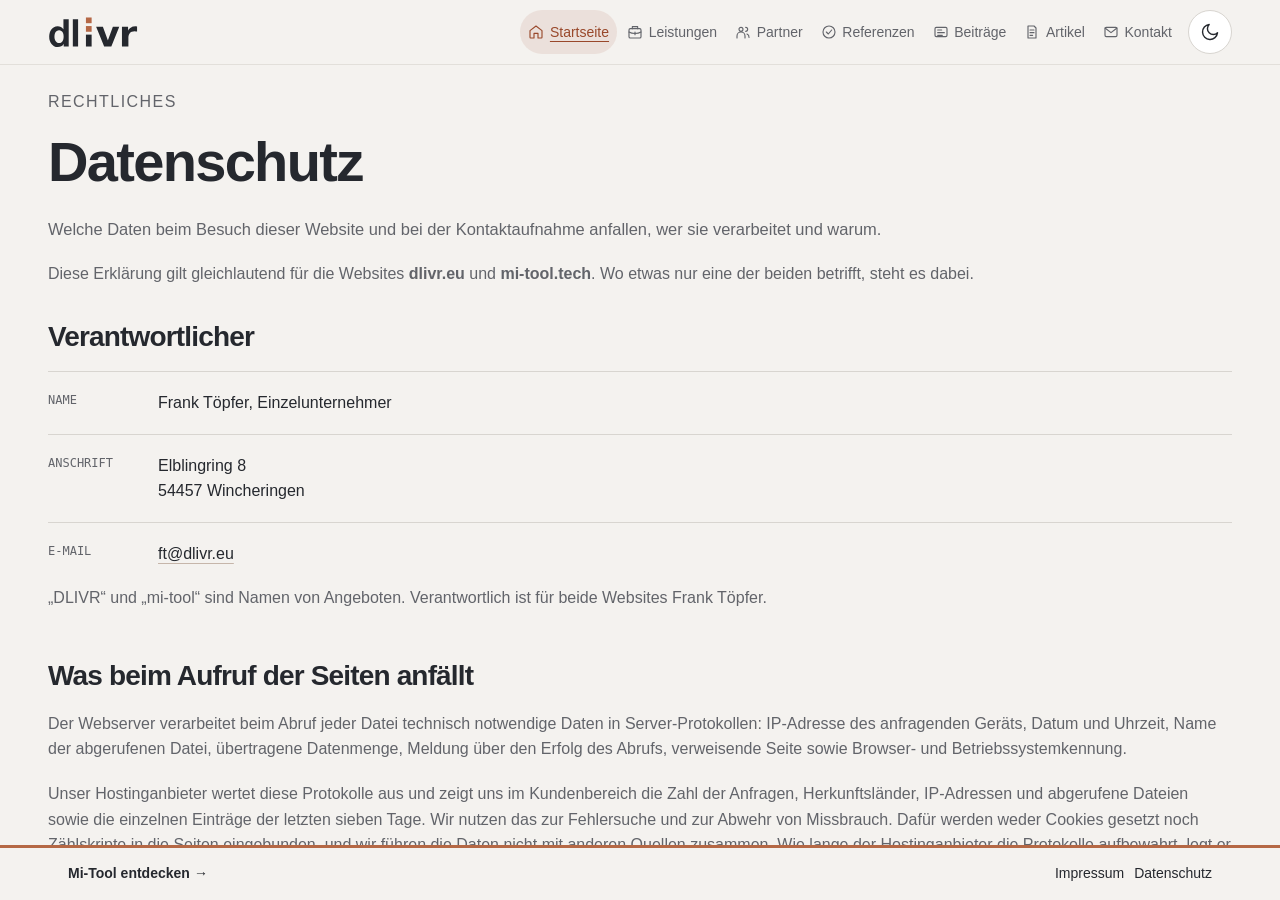
<file: datenschutz.html>
<!doctype html>
<html lang="de">
<head>
<meta charset="utf-8">
<meta name="viewport" content="width=device-width, initial-scale=1">
<meta name="description" content="Datenschutz der Website dlivr.eu von Frank Töpfer.">
<link rel="canonical" href="https://dlivr.eu/datenschutz.html">
<meta name="theme-color" content="#f4f2ef">
<meta name="color-scheme" content="light dark">
<script src="assets/theme.js?v=20260914-anchor-focus"></script>
<title>Datenschutz · Frank Töpfer</title>
<link rel="icon" href="assets/favicon.svg" type="image/svg+xml">
<link rel="stylesheet" href="css/style.css?v=b4ba43da56c5">
<meta property="og:title" content="Datenschutz – DLIVR">
<meta property="og:description" content="Datenschutz der Website dlivr.eu von Frank Töpfer.">
<meta property="og:type" content="website">
<meta property="og:url" content="https://dlivr.eu/datenschutz.html">
<meta property="og:locale" content="de_DE">
<meta property="og:site_name" content="DLIVR">
<meta property="og:image" content="https://dlivr.eu/assets/dlivr-link-vorschau-20261028.png">
<meta property="og:image:width" content="1200">
<meta property="og:image:height" content="630">
<meta property="og:image:alt" content="DLIVR – Kundenkommunikation und Digitalisierung im Autohaus: SVC einrichten, KI-Medien, PDF-Formulare.">
<meta name="twitter:card" content="summary_large_image">
</head>
<body>
<a class="skip" href="#inhalt">Zum Inhalt springen</a>
<header class="site-header">
<div class="wrap header-inner">
<a class="logo" href="index.html#start" aria-label="DLIVR – Startseite"><img class="logo-on-light" src="assets/dlivr-logo-hell.svg" alt="DLIVR" width="194" height="100"><img class="logo-on-dark" src="assets/dlivr-logo-dunkel.svg" alt="DLIVR" width="194" height="100"></a>
<nav class="desktop-nav" aria-label="Hauptnavigation"><a href="index.html#start"><svg class="icon" viewBox="0 0 24 24" fill="none" stroke="currentColor" stroke-width="1.7" stroke-linecap="round" stroke-linejoin="round" aria-hidden="true"><path d="m3 10 9-7 9 7v10a1 1 0 0 1-1 1h-5v-7H9v7H4a1 1 0 0 1-1-1Z"/></svg><span>Startseite</span></a><a href="index.html#leistungen"><svg class="icon" viewBox="0 0 24 24" fill="none" stroke="currentColor" stroke-width="1.7" stroke-linecap="round" stroke-linejoin="round" aria-hidden="true"><rect x="3" y="7" width="18" height="14" rx="2"/><path d="M8 7V4h8v3M3 12c5 3 13 3 18 0M12 12v4"/></svg><span>Leistungen</span></a><a href="partner.html"><svg class="icon" viewBox="0 0 24 24" fill="none" stroke="currentColor" stroke-width="1.7" stroke-linecap="round" stroke-linejoin="round" aria-hidden="true"><circle cx="9" cy="8" r="3"/><path d="M3 21v-3a6 6 0 0 1 12 0v3M16 5a3 3 0 0 1 0 6M18 15a5 5 0 0 1 3 5"/></svg><span>Partner</span></a><a href="referenzen.html"><svg class="icon" viewBox="0 0 24 24" fill="none" stroke="currentColor" stroke-width="1.7" stroke-linecap="round" stroke-linejoin="round" aria-hidden="true"><circle cx="12" cy="12" r="9"/><path d="M8 12l3 3 5-6"/></svg><span>Referenzen</span></a><a href="beitraege.html"><svg class="icon" viewBox="0 0 24 24" fill="none" stroke="currentColor" stroke-width="1.7" stroke-linecap="round" stroke-linejoin="round" aria-hidden="true"><rect x="3" y="5" width="18" height="14" rx="2"/><path d="M7 9h6M7 13h10M7 17h7"/></svg><span>Beitr&auml;ge</span></a><a href="artikel.html"><svg class="icon" viewBox="0 0 24 24" fill="none" stroke="currentColor" stroke-width="1.7" stroke-linecap="round" stroke-linejoin="round" aria-hidden="true"><path d="M6 3h9l3 3v15H6z"/><path d="M9 9h6M9 13h6M9 17h4"/></svg><span>Artikel</span></a><a href="index.html#kontakt"><svg class="icon" viewBox="0 0 24 24" fill="none" stroke="currentColor" stroke-width="1.7" stroke-linecap="round" stroke-linejoin="round" aria-hidden="true"><rect x="3" y="5" width="18" height="14" rx="2"/><path d="m3 6 9 7 9-7"/></svg><span>Kontakt</span></a></nav>
<a class="header-start" href="index.html#start" aria-label="Zur Startseite" title="Startseite"><svg viewBox="0 0 24 24" fill="none" stroke="currentColor" stroke-width="1.7" aria-hidden="true"><path d="M3 11l9-8 9 8M5 9v12h5v-7h4v7h5V9"/></svg></a>
<details class="mobile-menu"><summary>Menü</summary><nav aria-label="Mobile Hauptnavigation"><a href="index.html#start"><svg class="icon" viewBox="0 0 24 24" fill="none" stroke="currentColor" stroke-width="1.7" stroke-linecap="round" stroke-linejoin="round" aria-hidden="true"><path d="m3 10 9-7 9 7v10a1 1 0 0 1-1 1h-5v-7H9v7H4a1 1 0 0 1-1-1Z"/></svg><span>Startseite</span></a><a href="index.html#leistungen"><svg class="icon" viewBox="0 0 24 24" fill="none" stroke="currentColor" stroke-width="1.7" stroke-linecap="round" stroke-linejoin="round" aria-hidden="true"><rect x="3" y="7" width="18" height="14" rx="2"/><path d="M8 7V4h8v3M3 12c5 3 13 3 18 0M12 12v4"/></svg><span>Leistungen</span></a><a href="partner.html"><svg class="icon" viewBox="0 0 24 24" fill="none" stroke="currentColor" stroke-width="1.7" stroke-linecap="round" stroke-linejoin="round" aria-hidden="true"><circle cx="9" cy="8" r="3"/><path d="M3 21v-3a6 6 0 0 1 12 0v3M16 5a3 3 0 0 1 0 6M18 15a5 5 0 0 1 3 5"/></svg><span>Partner</span></a><a href="referenzen.html"><svg class="icon" viewBox="0 0 24 24" fill="none" stroke="currentColor" stroke-width="1.7" stroke-linecap="round" stroke-linejoin="round" aria-hidden="true"><circle cx="12" cy="12" r="9"/><path d="M8 12l3 3 5-6"/></svg><span>Referenzen</span></a><a href="beitraege.html"><svg class="icon" viewBox="0 0 24 24" fill="none" stroke="currentColor" stroke-width="1.7" stroke-linecap="round" stroke-linejoin="round" aria-hidden="true"><rect x="3" y="5" width="18" height="14" rx="2"/><path d="M7 9h6M7 13h10M7 17h7"/></svg><span>Beitr&auml;ge</span></a><a href="artikel.html"><svg class="icon" viewBox="0 0 24 24" fill="none" stroke="currentColor" stroke-width="1.7" stroke-linecap="round" stroke-linejoin="round" aria-hidden="true"><path d="M6 3h9l3 3v15H6z"/><path d="M9 9h6M9 13h6M9 17h4"/></svg><span>Artikel</span></a><a href="index.html#kontakt"><svg class="icon" viewBox="0 0 24 24" fill="none" stroke="currentColor" stroke-width="1.7" stroke-linecap="round" stroke-linejoin="round" aria-hidden="true"><rect x="3" y="5" width="18" height="14" rx="2"/><path d="m3 6 9 7 9-7"/></svg><span>Kontakt</span></a></nav></details>
<button class="theme-toggle" type="button" hidden aria-label="Dunkelmodus aktivieren" title="Dunkelmodus aktivieren"><svg class="theme-sun" viewBox="0 0 24 24" fill="none" stroke="currentColor" stroke-width="1.7" stroke-linecap="round" stroke-linejoin="round" aria-hidden="true"><circle cx="12" cy="12" r="4"/><path d="M12 2v2m0 16v2M2 12h2m16 0h2M5 5l1.5 1.5m11 11L19 19M5 19l1.5-1.5m11-11L19 5"/></svg><svg class="theme-moon" viewBox="0 0 24 24" fill="none" stroke="currentColor" stroke-width="1.7" stroke-linecap="round" stroke-linejoin="round" aria-hidden="true"><path d="M21 13a9 9 0 1 1-10-10 7 7 0 0 0 10 10Z"/></svg></button>
</div>
</header>

<main id="inhalt" tabindex="0" aria-label="Seiteninhalt">
<section class="section legal-page"><div class="wrap legal">
<p class="eyebrow">Rechtliches</p>
<h1>Datenschutz</h1>
<p class="intro">Welche Daten beim Besuch dieser Website und bei der Kontaktaufnahme anfallen, wer sie verarbeitet und warum.</p>

<!-- RECHTSTEXT:ANFANG aus GEMEINSAM/inhalte/rechtstexte/datenschutz.html, nicht von Hand aendern; neu schreiben mit werkzeug/rechtstexte-erzeugen.py -->
<p>
  Diese Erklärung gilt gleichlautend für die Websites <strong>dlivr.eu</strong>
  und <strong>mi-tool.tech</strong>. Wo etwas nur eine der beiden betrifft,
  steht es dabei.
</p>

<h2>Verantwortlicher</h2>
<dl class="contact-details">
  <div><dt>Name</dt><dd>Frank Töpfer, Einzelunternehmer</dd></div>
  <div><dt>Anschrift</dt><dd>Elblingring 8<br>54457 Wincheringen</dd></div>
  <div><dt>E-Mail</dt><dd><a href="mailto:ft@dlivr.eu">ft@dlivr.eu</a></dd></div>
</dl>
<p>
  „DLIVR“ und „mi-tool“ sind Namen von Angeboten. Verantwortlich ist für beide
  Websites Frank Töpfer.
</p>

<h2>Was beim Aufruf der Seiten anfällt</h2>
<p>
  Der Webserver verarbeitet beim Abruf jeder Datei technisch notwendige Daten
  in Server-Protokollen: IP-Adresse des anfragenden Geräts, Datum und Uhrzeit,
  Name der abgerufenen Datei, übertragene Datenmenge, Meldung über den Erfolg
  des Abrufs, verweisende Seite sowie Browser- und Betriebssystemkennung.
</p>
<p>
  Unser Hostinganbieter wertet diese Protokolle aus und zeigt uns im
  Kundenbereich die Zahl der Anfragen, Herkunftsländer, IP-Adressen und
  abgerufene Dateien sowie die einzelnen Einträge der letzten sieben Tage.
  Wir nutzen das zur Fehlersuche und zur Abwehr von Missbrauch. Dafür werden
  weder Cookies gesetzt noch Zählskripte in die Seiten eingebunden, und wir
  führen die Daten nicht mit anderen Quellen zusammen. Wie lange der
  Hostinganbieter die Protokolle aufbewahrt, legt er fest; wir speichern sie
  nicht gesondert.
</p>
<p>
  Rechtsgrundlage ist Art. 6 Abs. 1 lit. f DSGVO. Unser berechtigtes Interesse
  liegt im sicheren und störungsfreien Betrieb der Seiten.
</p>

<h2>Hosting und Auslieferung</h2>
<p>
  Beide Websites werden bei Hostinger betrieben, auf einem Server in Frankfurt
  am Main. Für eine schnelle und sichere Auslieferung ist das Content Delivery
  Network von Hostinger eingeschaltet; Anfragen können dabei über Server in
  anderen Ländern laufen. Sicherungskopien der Websites liegen in Frankreich.
</p>
<p>
  Hostinger verarbeitet die genannten Daten in unserem Auftrag. Grundlage ist
  die <a href="https://www.hostinger.com/legal/dpa" rel="noopener external">Datenverarbeitungsvereinbarung von Hostinger</a>
  nach Art. 28 DSGVO, die Bestandteil des Hostingvertrags ist. Für
  Übermittlungen in Länder außerhalb der EU sind dort die
  Standardvertragsklauseln der EU-Kommission vereinbart.
</p>

<h2>Keine Cookies, keine fremden Inhalte</h2>
<p>
  Die Seiten setzen keine Cookies, binden keine Schriften, Karten, Videos oder
  Skripte von fremden Servern ein und enthalten keine Analyse- oder
  Werbedienste. Die mitgelieferten Skripte – Farbumschaltung, Vorführungen,
  Fragefeld – laufen ausschließlich im Browser.
</p>

<h2>Örtlicher Speicher für die Farbwahl</h2>
<p>
  Wer oben rechts zwischen heller und dunkler Darstellung umschaltet, dessen
  Wahl wird im <code>localStorage</code> des Browsers abgelegt, unter dem
  Schlüssel <code>dlivr-theme</code> (dlivr.eu) bzw. <code>mi-tool-thema</code>
  (mi-tool.tech). Gespeichert wird erst nach dem Klick, und nur dieser eine
  Wert. Er bleibt auf dem Gerät, wird nicht übertragen und bleibt bestehen,
  bis Sie ihn über die Browsereinstellungen löschen oder erneut umschalten.
</p>

<h2>Das Fragefeld auf mi-tool.tech</h2>
<p>
  Der Abschnitt „Fragen“ auf der Startseite von mi-tool.tech enthält ein
  Eingabefeld. Die dort eingetippte Frage wird ausschließlich im Browser
  ausgewertet: Ein mitgeliefertes Skript vergleicht sie mit einer festen Liste
  vorbereiteter Antworten. Es findet <strong>keine Übertragung an den Server
  und an keinen Dritten</strong> statt, es ist keine künstliche Intelligenz
  beteiligt, und die Eingabe wird nirgends gespeichert. Mit dem Neuladen der
  Seite ist sie fort.
</p>

<h2 id="kontakt">Kontakt per E-Mail</h2>
<p>
  Wer uns per E-Mail schreibt, dessen Angaben verarbeiten wir zur Bearbeitung
  der Anfrage und für Anschlussfragen. Rechtsgrundlage ist Art. 6 Abs. 1
  lit. b DSGVO, wenn Sie selbst Vertragspartner sind oder werden wollen, sonst
  Art. 6 Abs. 1 lit. f DSGVO; unser berechtigtes Interesse ist, Anfragen zu
  unseren Angeboten zu beantworten. Die Nachrichten werden gelöscht, sobald sie
  nicht mehr erforderlich sind und keine Aufbewahrungspflicht entgegensteht.
</p>
<p>Die Postfächer liegen bei zwei Anbietern:</p>
<ul>
  <li><strong>ft@dlivr.eu</strong> bei Microsoft (Microsoft 365, Exchange Online)</li>
  <li><strong>support@mi-tool.tech</strong> bei Hostinger</li>
</ul>

<h2 id="werkzeuge">Bearbeitung von E-Mails mit Spark und KI-Assistenten</h2>
<p>
  Wir lesen und beantworten E-Mails mit der App <strong>Spark</strong> des
  Anbieters Readdle. Spark gleicht die Postfächer über eigene Server ab und
  bietet KI-Funktionen, die wir nutzen, etwa zum Zusammenfassen und
  Formulieren. Außerdem setzen wir KI-Assistenten ein, die über Spark auf die
  Postfächer zugreifen können: <strong>Claude</strong> (Anthropic) und
  <strong>Codex</strong> (OpenAI). Dabei können Inhalte Ihrer Nachricht an
  diese Anbieter übermittelt werden, auch in die USA.
</p>
<p>
  Rechtsgrundlage ist Art. 6 Abs. 1 lit. f DSGVO; unser berechtigtes Interesse
  ist, Anfragen zügig und sorgfältig zu bearbeiten. Es gelten die
  Datenschutz- und Datenverarbeitungsbedingungen der jeweiligen Anbieter.
  Wenn Sie nicht möchten, dass Ihre Nachricht so bearbeitet wird, schreiben
  Sie es bitte dazu oder rufen Sie an.
</p>

<h2 id="kontaktformular">Kontaktformular auf mi-tool.tech</h2>
<p>
  Im Kontaktformular sind E-Mail-Adresse und Nachricht erforderlich; ohne sie
  können wir nicht antworten. Name, Unternehmen beziehungsweise Servicestandort
  und technische Angaben sind freiwillig. Die Übertragung erfolgt verschlüsselt
  an unseren Webserver. Von dort wird die Anfrage per E-Mail an
  support@mi-tool.tech weitergeleitet; eine Formulardatenbank wird nicht
  angelegt. Für die weitere Bearbeitung gilt der Abschnitt „Kontakt per E-Mail“.
</p>
<p>
  Zum Schutz vor automatisierten Anfragen nutzen wir ein unsichtbares Prüffeld
  und eine zeitlich begrenzte Versandbegrenzung. Dafür wird die IP-Adresse mit
  einem geheimen Schlüssel pseudonymisiert; gespeichert werden nur der
  Prüfwert, Zeitfenster und Anzahl der Versuche. Die Zähler gelten höchstens
  eine Stunde und werden beim nächsten Formularaufruf nach Ablauf entfernt.
  Rechtsgrundlage ist Art. 6 Abs. 1 lit. f DSGVO, unser berechtigtes Interesse
  am Schutz vor Spam und Missbrauch. Es werden dafür weder Cookies gesetzt noch
  externe CAPTCHA-Dienste eingebunden.
</p>

<h2 id="support">Support-Formular auf mi-tool.tech</h2>
<p>
  Häuser, die mi-tool einsetzen, können Störungen, Änderungswünsche und Fragen
  über das Support-Formular melden. Erforderlich sind Anliegen, Haus, Standort,
  Name, E-Mail-Adresse und Beschreibung; ohne sie können wir die Meldung nicht
  zuordnen. Telefonnummer, Kennung der Installation und ein Bild sind
  freiwillig. Wir verarbeiten die Angaben zur Bearbeitung der Supportanfrage
  im Rahmen des Vertrags mit dem jeweiligen Haus. Rechtsgrundlage ist
  Art. 6 Abs. 1 lit. b DSGVO, soweit Sie selbst Vertragspartner sind, sonst
  Art. 6 Abs. 1 lit. f DSGVO, unser berechtigtes Interesse an der Erfüllung des
  Vertrags mit dem Haus, für das Sie schreiben.
</p>
<p>
  Die Übertragung erfolgt verschlüsselt an unseren Webserver. Von dort wird die
  Anfrage mit einem gegebenenfalls angehängten Bild per E-Mail an
  support@mi-tool.tech weitergeleitet; auf dem Webserver bleiben weder Anfrage
  noch Bild gespeichert. Bitte achten Sie darauf, dass angehängte Bilder keine
  Kunden- oder Fahrzeugdaten zeigen. Für den Schutz vor automatisierten
  Anfragen und die weitere Bearbeitung gilt dasselbe wie beim Kontaktformular.
  Die Angaben werden gelöscht, sobald die Anfrage erledigt ist und keine
  Aufbewahrungspflicht entgegensteht.
</p>

<h2>Ihre Rechte</h2>
<ul>
  <li><strong>Auskunft</strong> über die zu Ihnen verarbeiteten Daten (Art. 15 DSGVO)</li>
  <li><strong>Berichtigung</strong> unrichtiger Daten (Art. 16 DSGVO)</li>
  <li><strong>Löschung</strong> (Art. 17 DSGVO) und <strong>Einschränkung der
      Verarbeitung</strong> (Art. 18 DSGVO)</li>
  <li><strong>Datenübertragbarkeit</strong> (Art. 20 DSGVO)</li>
</ul>
<p>
  <strong>Widerspruchsrecht:</strong> Soweit wir Daten auf Grundlage
  berechtigter Interessen verarbeiten (Art. 6 Abs. 1 lit. f DSGVO), können Sie
  dem aus Gründen, die sich aus Ihrer besonderen Situation ergeben, jederzeit
  widersprechen (Art. 21 DSGVO). Eine formlose Nachricht an ft@dlivr.eu genügt.
</p>
<p>
  Unabhängig davon steht Ihnen ein Beschwerderecht bei einer
  Datenschutz-Aufsichtsbehörde zu, insbesondere bei der für uns zuständigen:
  Der Landesbeauftragte für den Datenschutz und die Informationsfreiheit
  Rheinland-Pfalz, Hintere Bleiche 34, 55116 Mainz.
</p>

<h2>Änderungen</h2>
<p>
  Ändern sich die Seiten technisch oder die eingesetzten Dienste, ändert sich
  diese Erklärung mit. Es gilt die jeweils hier abrufbare Fassung; Stand:
  06.10.2026.
</p>
<!-- RECHTSTEXT:ENDE -->

<p><a class="text-link" href="index.html#start">Zurück zur Startseite</a></p>
</div></section>
</main>
<footer class="site-footer gemeinsamer-fuss">
 <div class="gemeinsamer-fuss-inhalt">
  <a class="fuss-partnerlink" href="https://mi-tool.tech/">Mi-Tool entdecken <span aria-hidden="true">→</span></a>
  <nav class="fuss-zweite-zeile" aria-label="Weitere Informationen"><a href="impressum.html">Impressum</a><a href="datenschutz.html">Datenschutz</a></nav>
 </div>
</footer>

</body>
</html>
</file>
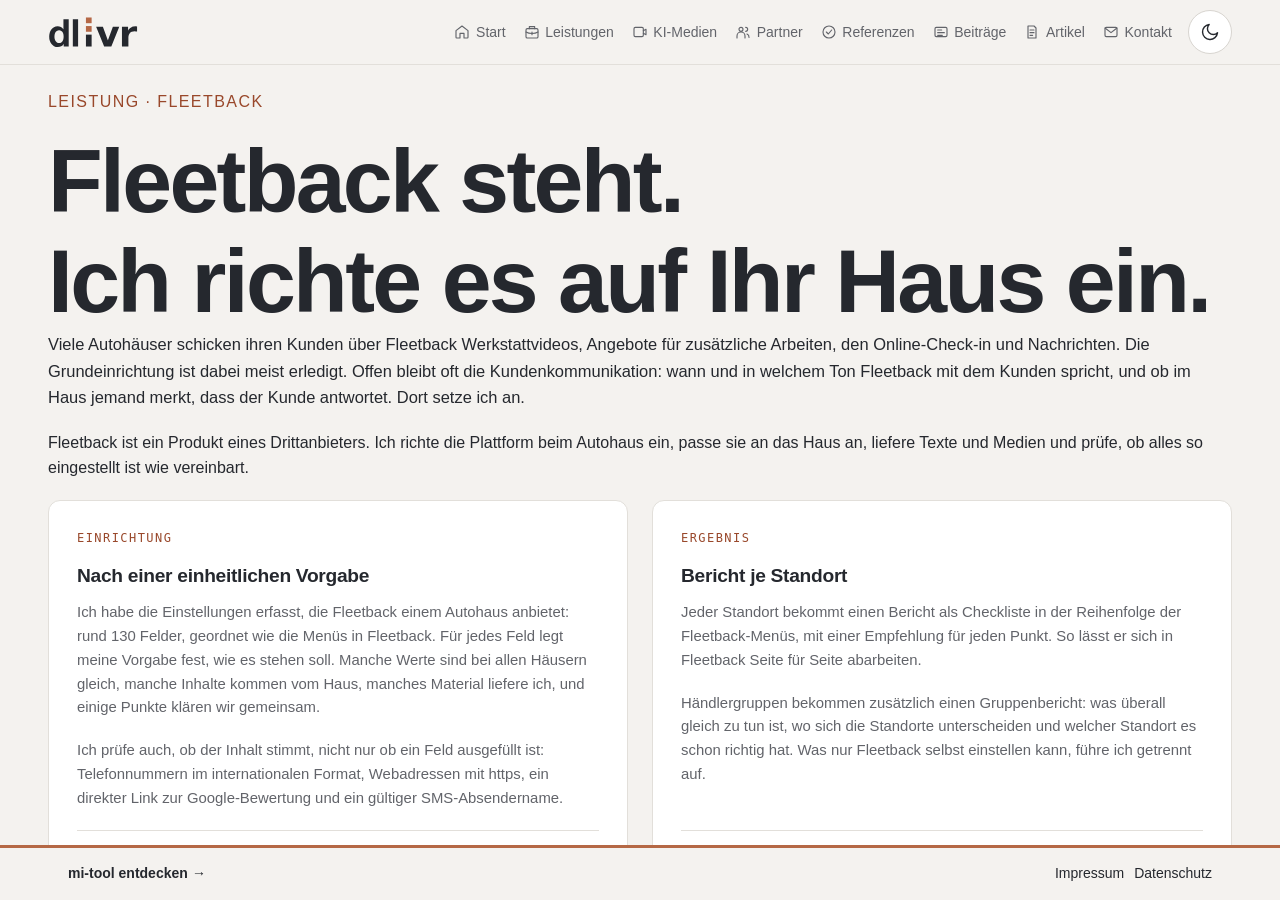
<file: fleetback.html>
<!doctype html>
<html lang="de">
<head>
<meta charset="utf-8">
<meta name="viewport" content="width=device-width, initial-scale=1">
<meta name="description" content="Ich richte Fleetback beim Autohaus nach einer einheitlichen Vorgabe ein und passe Kundenkommunikation, Texte und Medien an das Haus an.">
<link rel="canonical" href="https://dlivr.eu/fleetback.html">
<meta property="og:title" content="Fleetback einrichten und anpassen &ndash; DLIVR">
<meta property="og:description" content="Ich richte Fleetback beim Autohaus nach einer einheitlichen Vorgabe ein und passe Kundenkommunikation, Texte und Medien an das Haus an.">
<meta property="og:type" content="website">
<meta property="og:url" content="https://dlivr.eu/fleetback.html">
<meta property="og:locale" content="de_DE">
<meta property="og:site_name" content="DLIVR">
<meta property="og:image" content="https://dlivr.eu/assets/dlivr-link-vorschau-20260925.png">
<meta property="og:image:width" content="1200">
<meta property="og:image:height" content="630">
<meta property="og:image:alt" content="DLIVR &ndash; Beratung und Umsetzung f&uuml;r den Mittelstand.">
<meta name="twitter:card" content="summary_large_image">
<meta name="theme-color" content="#f4f2ef">
<meta name="color-scheme" content="light dark">
<script src="assets/theme.js?v=20260914-anchor-focus"></script>
<title>Fleetback einrichten · DLIVR</title>
<link rel="icon" href="assets/favicon.svg" type="image/svg+xml">
<link rel="stylesheet" href="css/style.css?v=cf727f543ee5">
</head>
<body>
<a class="skip" href="#inhalt">Zum Inhalt springen</a>
<header class="site-header">
<div class="wrap header-inner">
<a class="logo" href="index.html#start" aria-label="DLIVR – Startseite"><img class="logo-on-light" src="assets/dlivr-logo-hell.svg" alt="DLIVR" width="194" height="100"><img class="logo-on-dark" src="assets/dlivr-logo-dunkel.svg" alt="DLIVR" width="194" height="100"></a>
<nav class="desktop-nav" aria-label="Hauptnavigation"><a href="index.html#start"><svg class="icon" viewBox="0 0 24 24" fill="none" stroke="currentColor" stroke-width="1.7" stroke-linecap="round" stroke-linejoin="round" aria-hidden="true"><path d="m3 10 9-7 9 7v10a1 1 0 0 1-1 1h-5v-7H9v7H4a1 1 0 0 1-1-1Z"/></svg><span>Start</span></a><a href="index.html#leistungen"><svg class="icon" viewBox="0 0 24 24" fill="none" stroke="currentColor" stroke-width="1.7" stroke-linecap="round" stroke-linejoin="round" aria-hidden="true"><rect x="3" y="7" width="18" height="14" rx="2"/><path d="M8 7V4h8v3M3 12c5 3 13 3 18 0M12 12v4"/></svg><span>Leistungen</span></a><a href="index.html#medien"><svg class="icon" viewBox="0 0 24 24" fill="none" stroke="currentColor" stroke-width="1.7" stroke-linecap="round" stroke-linejoin="round" aria-hidden="true"><rect x="3" y="5" width="14" height="14" rx="2"/><path d="m17 10 4-2v8l-4-2"/></svg><span>KI-Medien</span></a><a href="partner.html"><svg class="icon" viewBox="0 0 24 24" fill="none" stroke="currentColor" stroke-width="1.7" stroke-linecap="round" stroke-linejoin="round" aria-hidden="true"><circle cx="9" cy="8" r="3"/><path d="M3 21v-3a6 6 0 0 1 12 0v3M16 5a3 3 0 0 1 0 6M18 15a5 5 0 0 1 3 5"/></svg><span>Partner</span></a><a href="referenzen.html"><svg class="icon" viewBox="0 0 24 24" fill="none" stroke="currentColor" stroke-width="1.7" stroke-linecap="round" stroke-linejoin="round" aria-hidden="true"><circle cx="12" cy="12" r="9"/><path d="M8 12l3 3 5-6"/></svg><span>Referenzen</span></a><a href="beitraege.html"><svg class="icon" viewBox="0 0 24 24" fill="none" stroke="currentColor" stroke-width="1.7" stroke-linecap="round" stroke-linejoin="round" aria-hidden="true"><rect x="3" y="5" width="18" height="14" rx="2"/><path d="M7 9h6M7 13h10M7 17h7"/></svg><span>Beitr&auml;ge</span></a><a href="artikel.html"><svg class="icon" viewBox="0 0 24 24" fill="none" stroke="currentColor" stroke-width="1.7" stroke-linecap="round" stroke-linejoin="round" aria-hidden="true"><path d="M6 3h9l3 3v15H6z"/><path d="M9 9h6M9 13h6M9 17h4"/></svg><span>Artikel</span></a><a href="index.html#kontakt"><svg class="icon" viewBox="0 0 24 24" fill="none" stroke="currentColor" stroke-width="1.7" stroke-linecap="round" stroke-linejoin="round" aria-hidden="true"><rect x="3" y="5" width="18" height="14" rx="2"/><path d="m3 6 9 7 9-7"/></svg><span>Kontakt</span></a></nav>
<a class="header-start" href="index.html#start" aria-label="Zur Startseite" title="Startseite"><svg viewBox="0 0 24 24" fill="none" stroke="currentColor" stroke-width="1.7" aria-hidden="true"><path d="M3 11l9-8 9 8M5 9v12h5v-7h4v7h5V9"/></svg></a>
<details class="mobile-menu"><summary>Menü</summary><nav aria-label="Mobile Hauptnavigation"><a href="index.html#start"><svg class="icon" viewBox="0 0 24 24" fill="none" stroke="currentColor" stroke-width="1.7" stroke-linecap="round" stroke-linejoin="round" aria-hidden="true"><path d="m3 10 9-7 9 7v10a1 1 0 0 1-1 1h-5v-7H9v7H4a1 1 0 0 1-1-1Z"/></svg><span>Start</span></a><a href="index.html#leistungen"><svg class="icon" viewBox="0 0 24 24" fill="none" stroke="currentColor" stroke-width="1.7" stroke-linecap="round" stroke-linejoin="round" aria-hidden="true"><rect x="3" y="7" width="18" height="14" rx="2"/><path d="M8 7V4h8v3M3 12c5 3 13 3 18 0M12 12v4"/></svg><span>Leistungen</span></a><a href="index.html#medien"><svg class="icon" viewBox="0 0 24 24" fill="none" stroke="currentColor" stroke-width="1.7" stroke-linecap="round" stroke-linejoin="round" aria-hidden="true"><rect x="3" y="5" width="14" height="14" rx="2"/><path d="m17 10 4-2v8l-4-2"/></svg><span>KI-Medien</span></a><a href="partner.html"><svg class="icon" viewBox="0 0 24 24" fill="none" stroke="currentColor" stroke-width="1.7" stroke-linecap="round" stroke-linejoin="round" aria-hidden="true"><circle cx="9" cy="8" r="3"/><path d="M3 21v-3a6 6 0 0 1 12 0v3M16 5a3 3 0 0 1 0 6M18 15a5 5 0 0 1 3 5"/></svg><span>Partner</span></a><a href="referenzen.html"><svg class="icon" viewBox="0 0 24 24" fill="none" stroke="currentColor" stroke-width="1.7" stroke-linecap="round" stroke-linejoin="round" aria-hidden="true"><circle cx="12" cy="12" r="9"/><path d="M8 12l3 3 5-6"/></svg><span>Referenzen</span></a><a href="beitraege.html"><svg class="icon" viewBox="0 0 24 24" fill="none" stroke="currentColor" stroke-width="1.7" stroke-linecap="round" stroke-linejoin="round" aria-hidden="true"><rect x="3" y="5" width="18" height="14" rx="2"/><path d="M7 9h6M7 13h10M7 17h7"/></svg><span>Beitr&auml;ge</span></a><a href="artikel.html"><svg class="icon" viewBox="0 0 24 24" fill="none" stroke="currentColor" stroke-width="1.7" stroke-linecap="round" stroke-linejoin="round" aria-hidden="true"><path d="M6 3h9l3 3v15H6z"/><path d="M9 9h6M9 13h6M9 17h4"/></svg><span>Artikel</span></a><a href="index.html#kontakt"><svg class="icon" viewBox="0 0 24 24" fill="none" stroke="currentColor" stroke-width="1.7" stroke-linecap="round" stroke-linejoin="round" aria-hidden="true"><rect x="3" y="5" width="18" height="14" rx="2"/><path d="m3 6 9 7 9-7"/></svg><span>Kontakt</span></a></nav></details>
<button class="theme-toggle" type="button" hidden aria-label="Dunkelmodus aktivieren" title="Dunkelmodus aktivieren"><svg class="theme-sun" viewBox="0 0 24 24" fill="none" stroke="currentColor" stroke-width="1.7" stroke-linecap="round" stroke-linejoin="round" aria-hidden="true"><circle cx="12" cy="12" r="4"/><path d="M12 2v2m0 16v2M2 12h2m16 0h2M5 5l1.5 1.5m11 11L19 19M5 19l1.5-1.5m11-11L19 5"/></svg><svg class="theme-moon" viewBox="0 0 24 24" fill="none" stroke="currentColor" stroke-width="1.7" stroke-linecap="round" stroke-linejoin="round" aria-hidden="true"><path d="M21 13a9 9 0 1 1-10-10 7 7 0 0 0 10 10Z"/></svg></button>
</div>
</header>

<main id="inhalt" tabindex="0" aria-label="Seiteninhalt">
<section class="section"><div class="wrap">
<p class="eyebrow">Leistung · Fleetback</p>
<h1>Fleetback steht.<br>Ich richte es auf Ihr Haus ein.</h1>
<p class="intro">Viele Autohäuser schicken ihren Kunden über Fleetback Werkstattvideos, Angebote für zusätzliche Arbeiten, den Online-Check-in und Nachrichten. Die Grundeinrichtung ist dabei meist erledigt. Offen bleibt oft die Kundenkommunikation: wann und in welchem Ton Fleetback mit dem Kunden spricht, und ob im Haus jemand merkt, dass der Kunde antwortet. Dort setze ich an.</p>
<p>Fleetback ist ein Produkt eines Drittanbieters. Ich richte die Plattform beim Autohaus ein, passe sie an das Haus an, liefere Texte und Medien und prüfe, ob alles so eingestellt ist wie vereinbart.</p>
<div class="cards services">
<article class="card service-card" id="vorgabe">
<p class="label"><span>Einrichtung</span></p>
<h3>Nach einer einheitlichen Vorgabe</h3>
<p>Ich habe die Einstellungen erfasst, die Fleetback einem Autohaus anbietet: rund 130 Felder, geordnet wie die Menüs in Fleetback. Für jedes Feld legt meine Vorgabe fest, wie es stehen soll. Manche Werte sind bei allen Häusern gleich, manche Inhalte kommen vom Haus, manches Material liefere ich, und einige Punkte klären wir gemeinsam.</p>
<p>Ich prüfe auch, ob der Inhalt stimmt, nicht nur ob ein Feld ausgefüllt ist: Telefonnummern im internationalen Format, Webadressen mit https, ein direkter Link zur Google-Bewertung und ein gültiger SMS-Absendername.</p>
<p class="service-tags">Rund 130 Einstellungen · Inhaltsprüfung · Standort für Standort</p>
</article>
<article class="card service-card" id="bericht">
<p class="label"><span>Ergebnis</span></p>
<h3>Bericht je Standort</h3>
<p>Jeder Standort bekommt einen Bericht als Checkliste in der Reihenfolge der Fleetback-Menüs, mit einer Empfehlung für jeden Punkt. So lässt er sich in Fleetback Seite für Seite abarbeiten.</p>
<p>Händlergruppen bekommen zusätzlich einen Gruppenbericht: was überall gleich zu tun ist, wo sich die Standorte unterscheiden und welcher Standort es schon richtig hat. Was nur Fleetback selbst einstellen kann, führe ich getrennt auf.</p>
<p class="service-tags">Checkliste · Gruppenbericht · Empfehlung je Punkt</p>
</article>
<article class="card service-card" id="kommunikation">
<p class="label"><span>Kundenkommunikation</span></p>
<h3>Damit keine Nachricht untergeht</h3>
<ul>
<li>Erneut senden und erinnern, wenn der Kunde die erste Nachricht übersieht oder noch nicht entschieden hat</li>
<li>Kanäle in der empfohlenen Reihenfolge: Marken-App, SMS und E-Mail</li>
<li>Geprüfte Punkte „OK“ zeigen, nicht nur die Mängel</li>
<li>Textbausteine für die Serviceberater, geordnet nach dem Ablauf, mit Name, Telefon und Öffnungszeiten des Hauses</li>
<li>Eine eigene Nachricht je Vorgangsart; auf Wunsch Mitteilungstexte für E-Mail und SMS im Ton des Hauses</li>
<li>Benachrichtigung bei Chatnachrichten an eine Mailadresse des Hauses</li>
<li>Erinnerungen an zurückgestellte Arbeiten und ein direkter Link zur Google-Bewertung</li>
</ul>
</article>
<article class="card service-card" id="medien">
<p class="label"><span>Medien &amp; Check-in</span></p>
<h3>Im Erscheinungsbild des Hauses</h3>
<ul>
<li>Intro- und Outro-Video mit dem Logo des Hauses, hoch und quer</li>
<li>Hintergründe für die Check-in-Seite und die Kamera-App, Kundenseite mit Logo und Banner</li>
<li>QR-Aushang für den Check-in in DIN A4 und ein Werbebild „Jetzt online einchecken“</li>
<li>Schlusstexte des Check-ins; auf Wunsch ein Grundbestand an Fragen und Extras, die Preise legt das Haus fest</li>
</ul>
<p class="service-mehr"><a class="text-link" href="index.html#medien">Beispiele für KI-Medien ansehen <span aria-hidden="true">→</span></a></p>
</article>
</div>
</div></section>
<section class="section" id="praxis"><div class="wrap">
<p class="eyebrow">Praxis</p>
<h2>So sieht das bei einem Haus aus</h2>
<p class="intro">Bei einem BMW-Servicepartner habe ich die Einrichtung vollständig durchgezogen: alle Einstellungen gelesen, mit der Vorgabe abgeglichen, mit dem Haus abgestimmt, eingerichtet und neu gelesen. Was dabei entstanden ist:</p>
<div class="cards services">
<article class="card service-card">
<p class="label"><span>Check-in</span></p>
<h3>Ohne Warten am Schalter</h3>
<ul>
<li>QR-Aushang für Annahme und Nachtbriefkasten, DIN A4 hoch und quer</li>
<li>Ein Startvideo, in dem Meister und Serviceberater den Kunden auf dem Smartphone begrüßen</li>
<li>Beim Check-in vor Ort zeigt die Abschlussseite den Weg zum Nachtbriefkasten</li>
<li>Eigene Bilder bei Extras und Fragen, etwa Saison-Check, Fahrzeugwäsche oder Ersatzfahrzeug</li>
</ul>
</article>
<article class="card service-card">
<p class="label"><span>Angebote</span></p>
<h3>Mit Gesichtern aus dem Haus</h3>
<ul>
<li>Angebotsbilder und Clips im Erscheinungsbild des Hauses statt allgemeiner Markenbilder, zum Beispiel zu Wischerblättern, Windschutzscheibe oder Motoröl</li>
<li>Kurze Erklärclips, etwa zu Teleservice, zur Nachtannahme oder zur Fertigstellung</li>
<li>Eine Kundenseite je Marke: BMW, BMW i, BMW M und MINI, jeweils mit Werkstattbild des Hauses</li>
</ul>
</article>
<article class="card service-card">
<p class="label"><span>Datenschutz</span></p>
<h3>Einwilligung im Check-in</h3>
<p>Die Einwilligung in werbliche Kommunikation ist als Frage im Check-in eingebaut. Der Kunde liest das Infoblatt und unterschreibt, auf Deutsch, Englisch oder Französisch. Ohne Antwort lässt sich der Check-in nicht abschließen.</p>
</article>
<article class="card service-card">
<p class="label"><span>Texte</span></p>
<h3>Ein Ton vom Termin bis zur Abholung</h3>
<p>29 Texte im Ton des Hauses: Schlusstexte für Check-in und Check-out und Textbausteine für die Serviceberater, geordnet vom Termin bis nach der Abholung. Das Haus prüft die Vorschläge in einem ausfüllbaren PDF und hakt ab oder ändert direkt darin. Abgetippt wird nichts.</p>
</article>
<article class="card service-card">
<p class="label"><span>Vorher und jetzt</span></p>
<h3>Was sich im Haus geändert hat</h3>
<ul>
<li><strong>Check-in:</strong> vorher Dokumente zum Unterschreiben eingeschaltet, aber keines hinterlegt; jetzt eine Einwilligungsfrage mit Infoblatt in drei Sprachen</li>
<li><strong>Kundenseite:</strong> vorher eine allgemeine Markenvorlage ohne Bezug zum Haus; jetzt eine eigene Kundenseite je Marke mit Werkstattbild</li>
<li><strong>Texte:</strong> vorher die bisherigen Standardtexte; jetzt neue Texte im Ton des Hauses, einheitlich über alle Schritte</li>
<li><strong>Bilder:</strong> vorher allgemeine Markenbilder in der Mediathek; jetzt eigene Bilder für Extras, Fragen und häufige Angebote</li>
</ul>
</article>
<article class="card service-card">
<p class="label"><span>Nachvollziehbar</span></p>
<h3>Mappe und Akte für das Haus</h3>
<p>Am Ende bekommt das Haus eine Einrichtungsmappe: was eingerichtet ist, wie es beim Kunden aussieht und was noch folgt, mit dem Vergleich von vorher und jetzt auf einer Seite.</p>
<p>Dazu kommt eine Einrichtungsakte, in der jeder Punkt mit Aufgabe und Datei steht und sich abhaken lässt.</p>
</article>
</div>
</div></section>
<section class="section"><div class="wrap">
<h2>Messen statt versprechen</h2>
<p>In der Statistik tragen wir gemeinsam Ziele ein. Nach einigen Wochen lese ich den Stand neu und vergleiche ihn mit den Zielen. So sehen Sie, ob die Änderungen wirken. Wie stark sich die Rückmeldung der Kunden verändert, hängt von Ihren Kunden und Abläufen ab.</p>
<h2>Meine Grundsätze</h2>
<p>Erst lesen, dann ändern, danach neu lesen. In Fleetback ändere ich nur, was Sie vorher gesehen und freigegeben haben. Wie viele Mitarbeiter Fleetback nutzen, zähle ich nur, ihre Namen erfasse ich nicht. Daten von Endkunden fasse ich nicht an.</p>
<p><a class="button primary" href="mailto:ft@dlivr.eu">E-Mail schreiben <span aria-hidden="true">↗</span></a></p>
<p><a class="text-link" href="https://www.linkedin.com/company/dlivr-eu/" rel="noopener external">DLIVR auf LinkedIn folgen <span aria-hidden="true">&#8599;</span></a></p>
</div></section>
</main>

<footer class="site-footer gemeinsamer-fuss">
 <div class="gemeinsamer-fuss-inhalt">
  <a class="fuss-partnerlink" href="https://mi-tool.tech/">mi-tool entdecken <span aria-hidden="true">→</span></a>
  <nav class="fuss-zweite-zeile" aria-label="Weitere Informationen"><a href="impressum.html">Impressum</a><a href="datenschutz.html">Datenschutz</a></nav>
 </div>
</footer>

</body>
</html>
</file>
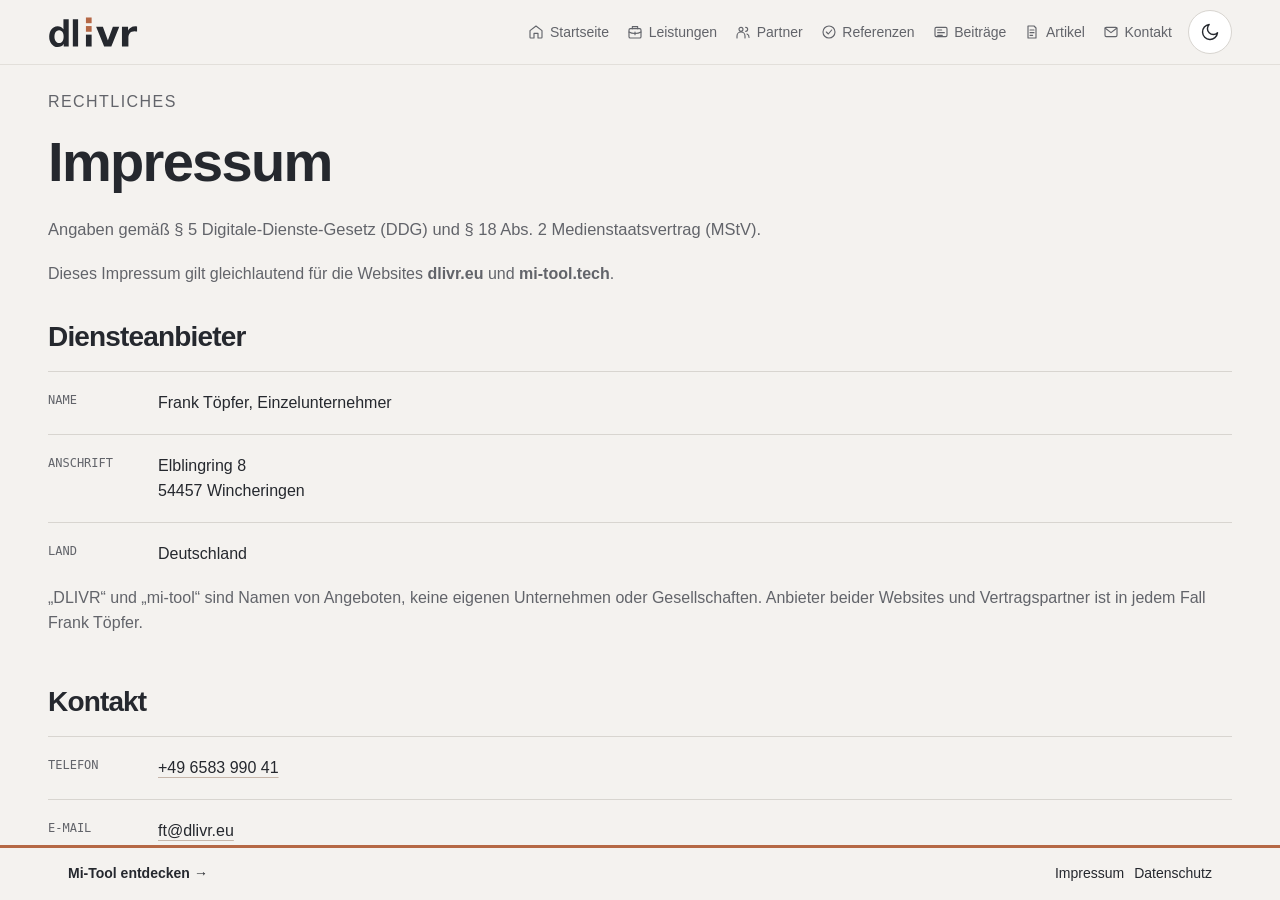
<file: impressum.html>
<!doctype html>
<html lang="de">
<head>
<meta charset="utf-8">
<meta name="viewport" content="width=device-width, initial-scale=1">
<meta name="description" content="Impressum der Website dlivr.eu von Frank Töpfer.">
<link rel="canonical" href="https://dlivr.eu/impressum.html">
<meta name="theme-color" content="#f4f2ef">
<meta name="color-scheme" content="light dark">
<script src="assets/theme.js?v=20260914-anchor-focus"></script>
<title>Impressum · Frank Töpfer</title>
<link rel="icon" href="assets/favicon.svg" type="image/svg+xml">
<link rel="stylesheet" href="css/style.css?v=b4ba43da56c5">
<meta property="og:title" content="Impressum – DLIVR">
<meta property="og:description" content="Impressum der Website dlivr.eu von Frank Töpfer.">
<meta property="og:type" content="website">
<meta property="og:url" content="https://dlivr.eu/impressum.html">
<meta property="og:locale" content="de_DE">
<meta property="og:site_name" content="DLIVR">
<meta property="og:image" content="https://dlivr.eu/assets/dlivr-link-vorschau-20261028.png">
<meta property="og:image:width" content="1200">
<meta property="og:image:height" content="630">
<meta property="og:image:alt" content="DLIVR – Kundenkommunikation und Digitalisierung im Autohaus: SVC einrichten, KI-Medien, PDF-Formulare.">
<meta name="twitter:card" content="summary_large_image">
</head>
<body>
<a class="skip" href="#inhalt">Zum Inhalt springen</a>
<header class="site-header">
<div class="wrap header-inner">
<a class="logo" href="index.html#start" aria-label="DLIVR – Startseite"><img class="logo-on-light" src="assets/dlivr-logo-hell.svg" alt="DLIVR" width="194" height="100"><img class="logo-on-dark" src="assets/dlivr-logo-dunkel.svg" alt="DLIVR" width="194" height="100"></a>
<nav class="desktop-nav" aria-label="Hauptnavigation"><a href="index.html#start"><svg class="icon" viewBox="0 0 24 24" fill="none" stroke="currentColor" stroke-width="1.7" stroke-linecap="round" stroke-linejoin="round" aria-hidden="true"><path d="m3 10 9-7 9 7v10a1 1 0 0 1-1 1h-5v-7H9v7H4a1 1 0 0 1-1-1Z"/></svg><span>Startseite</span></a><a href="index.html#leistungen"><svg class="icon" viewBox="0 0 24 24" fill="none" stroke="currentColor" stroke-width="1.7" stroke-linecap="round" stroke-linejoin="round" aria-hidden="true"><rect x="3" y="7" width="18" height="14" rx="2"/><path d="M8 7V4h8v3M3 12c5 3 13 3 18 0M12 12v4"/></svg><span>Leistungen</span></a><a href="partner.html"><svg class="icon" viewBox="0 0 24 24" fill="none" stroke="currentColor" stroke-width="1.7" stroke-linecap="round" stroke-linejoin="round" aria-hidden="true"><circle cx="9" cy="8" r="3"/><path d="M3 21v-3a6 6 0 0 1 12 0v3M16 5a3 3 0 0 1 0 6M18 15a5 5 0 0 1 3 5"/></svg><span>Partner</span></a><a href="referenzen.html"><svg class="icon" viewBox="0 0 24 24" fill="none" stroke="currentColor" stroke-width="1.7" stroke-linecap="round" stroke-linejoin="round" aria-hidden="true"><circle cx="12" cy="12" r="9"/><path d="M8 12l3 3 5-6"/></svg><span>Referenzen</span></a><a href="beitraege.html"><svg class="icon" viewBox="0 0 24 24" fill="none" stroke="currentColor" stroke-width="1.7" stroke-linecap="round" stroke-linejoin="round" aria-hidden="true"><rect x="3" y="5" width="18" height="14" rx="2"/><path d="M7 9h6M7 13h10M7 17h7"/></svg><span>Beitr&auml;ge</span></a><a href="artikel.html"><svg class="icon" viewBox="0 0 24 24" fill="none" stroke="currentColor" stroke-width="1.7" stroke-linecap="round" stroke-linejoin="round" aria-hidden="true"><path d="M6 3h9l3 3v15H6z"/><path d="M9 9h6M9 13h6M9 17h4"/></svg><span>Artikel</span></a><a href="index.html#kontakt"><svg class="icon" viewBox="0 0 24 24" fill="none" stroke="currentColor" stroke-width="1.7" stroke-linecap="round" stroke-linejoin="round" aria-hidden="true"><rect x="3" y="5" width="18" height="14" rx="2"/><path d="m3 6 9 7 9-7"/></svg><span>Kontakt</span></a></nav>
<a class="header-start" href="index.html#start" aria-label="Zur Startseite" title="Startseite"><svg viewBox="0 0 24 24" fill="none" stroke="currentColor" stroke-width="1.7" aria-hidden="true"><path d="M3 11l9-8 9 8M5 9v12h5v-7h4v7h5V9"/></svg></a>
<details class="mobile-menu"><summary>Menü</summary><nav aria-label="Mobile Hauptnavigation"><a href="index.html#start"><svg class="icon" viewBox="0 0 24 24" fill="none" stroke="currentColor" stroke-width="1.7" stroke-linecap="round" stroke-linejoin="round" aria-hidden="true"><path d="m3 10 9-7 9 7v10a1 1 0 0 1-1 1h-5v-7H9v7H4a1 1 0 0 1-1-1Z"/></svg><span>Startseite</span></a><a href="index.html#leistungen"><svg class="icon" viewBox="0 0 24 24" fill="none" stroke="currentColor" stroke-width="1.7" stroke-linecap="round" stroke-linejoin="round" aria-hidden="true"><rect x="3" y="7" width="18" height="14" rx="2"/><path d="M8 7V4h8v3M3 12c5 3 13 3 18 0M12 12v4"/></svg><span>Leistungen</span></a><a href="partner.html"><svg class="icon" viewBox="0 0 24 24" fill="none" stroke="currentColor" stroke-width="1.7" stroke-linecap="round" stroke-linejoin="round" aria-hidden="true"><circle cx="9" cy="8" r="3"/><path d="M3 21v-3a6 6 0 0 1 12 0v3M16 5a3 3 0 0 1 0 6M18 15a5 5 0 0 1 3 5"/></svg><span>Partner</span></a><a href="referenzen.html"><svg class="icon" viewBox="0 0 24 24" fill="none" stroke="currentColor" stroke-width="1.7" stroke-linecap="round" stroke-linejoin="round" aria-hidden="true"><circle cx="12" cy="12" r="9"/><path d="M8 12l3 3 5-6"/></svg><span>Referenzen</span></a><a href="beitraege.html"><svg class="icon" viewBox="0 0 24 24" fill="none" stroke="currentColor" stroke-width="1.7" stroke-linecap="round" stroke-linejoin="round" aria-hidden="true"><rect x="3" y="5" width="18" height="14" rx="2"/><path d="M7 9h6M7 13h10M7 17h7"/></svg><span>Beitr&auml;ge</span></a><a href="artikel.html"><svg class="icon" viewBox="0 0 24 24" fill="none" stroke="currentColor" stroke-width="1.7" stroke-linecap="round" stroke-linejoin="round" aria-hidden="true"><path d="M6 3h9l3 3v15H6z"/><path d="M9 9h6M9 13h6M9 17h4"/></svg><span>Artikel</span></a><a href="index.html#kontakt"><svg class="icon" viewBox="0 0 24 24" fill="none" stroke="currentColor" stroke-width="1.7" stroke-linecap="round" stroke-linejoin="round" aria-hidden="true"><rect x="3" y="5" width="18" height="14" rx="2"/><path d="m3 6 9 7 9-7"/></svg><span>Kontakt</span></a></nav></details>
<button class="theme-toggle" type="button" hidden aria-label="Dunkelmodus aktivieren" title="Dunkelmodus aktivieren"><svg class="theme-sun" viewBox="0 0 24 24" fill="none" stroke="currentColor" stroke-width="1.7" stroke-linecap="round" stroke-linejoin="round" aria-hidden="true"><circle cx="12" cy="12" r="4"/><path d="M12 2v2m0 16v2M2 12h2m16 0h2M5 5l1.5 1.5m11 11L19 19M5 19l1.5-1.5m11-11L19 5"/></svg><svg class="theme-moon" viewBox="0 0 24 24" fill="none" stroke="currentColor" stroke-width="1.7" stroke-linecap="round" stroke-linejoin="round" aria-hidden="true"><path d="M21 13a9 9 0 1 1-10-10 7 7 0 0 0 10 10Z"/></svg></button>
</div>
</header>

<main id="inhalt" tabindex="0" aria-label="Seiteninhalt">
<section class="section legal-page"><div class="wrap legal">
<p class="eyebrow">Rechtliches</p>
<h1>Impressum</h1>
<p class="intro">Angaben gemäß § 5 Digitale-Dienste-Gesetz (DDG) und § 18 Abs. 2 Medienstaatsvertrag (MStV).</p>

<!-- RECHTSTEXT:ANFANG aus GEMEINSAM/inhalte/rechtstexte/impressum.html, nicht von Hand aendern; neu schreiben mit werkzeug/rechtstexte-erzeugen.py -->
<p>Dieses Impressum gilt gleichlautend für die Websites <strong>dlivr.eu</strong> und <strong>mi-tool.tech</strong>.</p>

<h2>Diensteanbieter</h2>
<dl class="contact-details">
  <div><dt>Name</dt><dd>Frank Töpfer, Einzelunternehmer</dd></div>
  <div><dt>Anschrift</dt><dd>Elblingring 8<br>54457 Wincheringen</dd></div>
  <div><dt>Land</dt><dd>Deutschland</dd></div>
</dl>
<p>
  „DLIVR“ und „mi-tool“ sind Namen von Angeboten, keine eigenen Unternehmen
  oder Gesellschaften. Anbieter beider Websites und Vertragspartner ist in
  jedem Fall Frank Töpfer.
</p>

<h2>Kontakt</h2>
<dl class="contact-details">
  <div><dt>Telefon</dt><dd><a href="tel:+49658399041">+49 6583 990&nbsp;41</a></dd></div>
  <div><dt>E-Mail</dt><dd><a href="mailto:ft@dlivr.eu">ft@dlivr.eu</a></dd></div>
  <div><dt>Support mi-tool</dt><dd><a href="mailto:support@mi-tool.tech">support@mi-tool.tech</a></dd></div>
</dl>

<h2>Umsatzsteuer-Identifikationsnummer</h2>
<p>Gemäß § 27 a Umsatzsteuergesetz: DE281561014</p>

<h2>Verantwortlich für den Inhalt</h2>
<p>Nach § 18 Abs. 2 MStV: Frank Töpfer, Anschrift wie oben.</p>

<h2>Streitbeilegung</h2>
<p>
  Zur Teilnahme an einem Streitbeilegungsverfahren vor einer
  Verbraucherschlichtungsstelle sind wir weder verpflichtet noch bereit
  (§ 36 Verbraucherstreitbeilegungsgesetz).
</p>
<p>
  Die Online-Streitbeilegungsplattform der Europäischen Kommission, auf die
  viele Impressen noch verweisen, wurde zum 20. Juli 2025 eingestellt. Der
  Verweis ist hier deshalb bewusst weggelassen.
</p>

<h2>Haftung für Inhalte und Links</h2>
<p>
  Für eigene Inhalte auf diesen Seiten sind wir nach den allgemeinen Gesetzen
  verantwortlich. Wir sind jedoch nicht verpflichtet, übermittelte oder
  gespeicherte fremde Informationen zu überwachen oder nach Umständen zu
  forschen, die auf eine rechtswidrige Tätigkeit hinweisen.
</p>
<p>
  Diese Seiten verweisen nur an wenigen Stellen auf externe Angebote. Für deren
  Inhalte ist stets der jeweilige Anbieter verantwortlich; zum Zeitpunkt der
  Verlinkung waren keine Rechtsverstöße erkennbar. Eine dauerhafte inhaltliche
  Kontrolle ist ohne konkrete Anhaltspunkte nicht zumutbar. Werden uns
  Rechtsverletzungen bekannt, entfernen wir den Verweis umgehend.
</p>

<h2>Urheberrecht</h2>
<p>
  Die auf diesen Seiten erstellten Inhalte unterliegen dem deutschen
  Urheberrecht. Die in Beispielen und Abbildungen gezeigten Kennzeichen,
  Namen, Kunden- und Auftragsnummern sind <strong>frei erfunden</strong> und
  bilden keine tatsächlichen Vorgänge ab.
</p>
<!-- RECHTSTEXT:ENDE -->

<p><a class="text-link" href="index.html#start">Zurück zur Startseite</a></p>
</div></section>
</main>
<footer class="site-footer gemeinsamer-fuss">
 <div class="gemeinsamer-fuss-inhalt">
  <a class="fuss-partnerlink" href="https://mi-tool.tech/">Mi-Tool entdecken <span aria-hidden="true">→</span></a>
  <nav class="fuss-zweite-zeile" aria-label="Weitere Informationen"><a href="impressum.html">Impressum</a><a href="datenschutz.html">Datenschutz</a></nav>
 </div>
</footer>

</body>
</html>
</file>
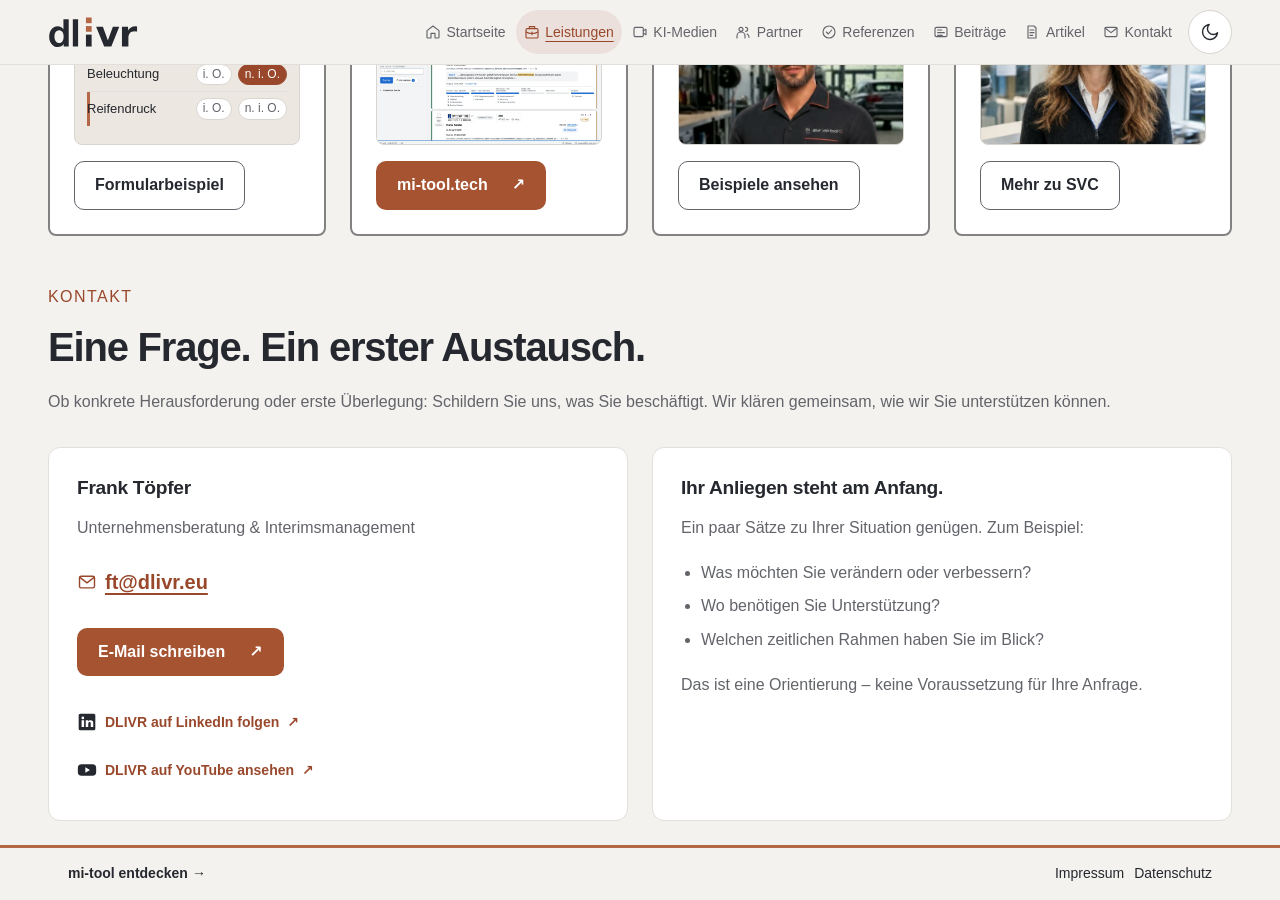
<file: kontakt.html>
<!doctype html>
<html lang="de">
<head>
<meta charset="utf-8">
<meta name="viewport" content="width=device-width, initial-scale=1">
<title>Kontakt · DLIVR</title>
<link rel="canonical" href="https://dlivr.eu/">
<script src="assets/redirect.js" defer></script>
</head>
<body data-target="kontakt">
<p>Alle Informationen finden Sie jetzt auf einer Seite: <a href="index.html#kontakt">Kontakt ansehen</a>.</p>
<nav aria-label="Direkt zum Abschnitt"><a href="impressum.html">Impressum</a> <a href="datenschutz.html">Datenschutz</a></nav>
</body>
</html>
</file>
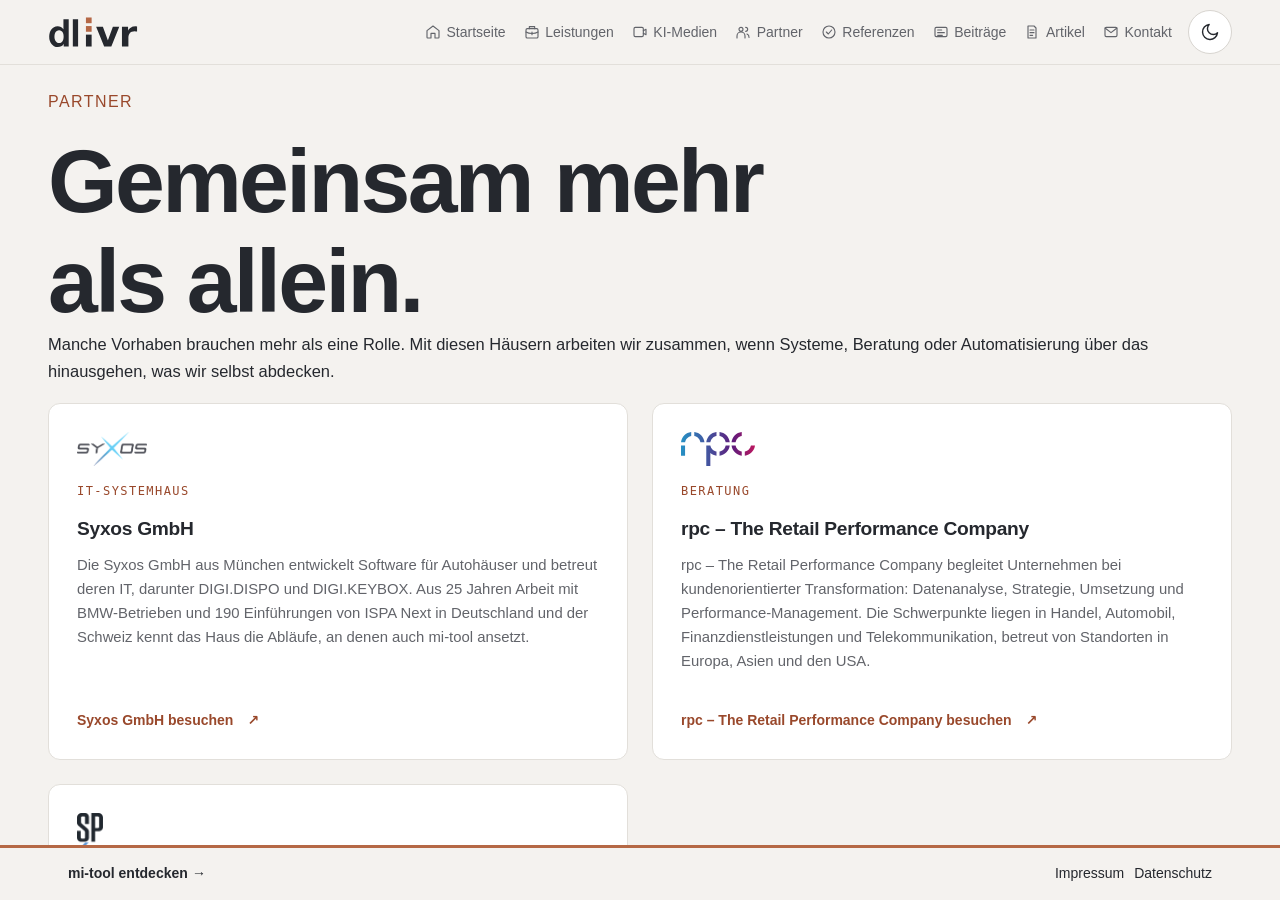
<file: partner.html>
<!doctype html>
<html lang="de">
<head>
<meta charset="utf-8">
<meta name="viewport" content="width=device-width, initial-scale=1">
<meta name="description" content="Die Partner von DLIVR: Systemhaus, Beratung und Automatisierung rund um Digitalisierung und Prozesse im Mittelstand.">
<link rel="canonical" href="https://dlivr.eu/partner.html">
<meta property="og:title" content="Partner &ndash; DLIVR">
<meta property="og:description" content="Die Partner von DLIVR: Systemhaus, Beratung und Automatisierung rund um Digitalisierung und Prozesse im Mittelstand.">
<meta property="og:type" content="website">
<meta property="og:url" content="https://dlivr.eu/partner.html">
<meta property="og:locale" content="de_DE">
<meta property="og:site_name" content="DLIVR">
<meta property="og:image" content="https://dlivr.eu/assets/dlivr-link-vorschau-20261028.png">
<meta property="og:image:width" content="1200">
<meta property="og:image:height" content="630">
<meta property="og:image:alt" content="DLIVR – Kundenkommunikation und Digitalisierung im Autohaus: SVC einrichten, KI-Medien, PDF-Formulare.">
<meta name="twitter:card" content="summary_large_image">
<meta name="theme-color" content="#f4f2ef">
<meta name="color-scheme" content="light dark">
<script src="assets/theme.js?v=20260914-anchor-focus"></script>
<title>Partner · DLIVR</title>
<link rel="icon" href="assets/favicon.svg" type="image/svg+xml">
<link rel="stylesheet" href="css/style.css?v=b4ba43da56c5">
</head>
<body>
<!-- Erzeugt von werkzeug/partner-erzeugen.py aus GEMEINSAM/inhalte/partner.json
     (Stand 2026-10-07, Commit 16c167e). Nicht von Hand aendern:
     Text und Freigabe stehen in der Quelle, nicht hier. -->
<a class="skip" href="#inhalt">Zum Inhalt springen</a>
<header class="site-header">
<div class="wrap header-inner">
<a class="logo" href="index.html#start" aria-label="DLIVR – Startseite"><img class="logo-on-light" src="assets/dlivr-logo-hell.svg" alt="DLIVR" width="194" height="100"><img class="logo-on-dark" src="assets/dlivr-logo-dunkel.svg" alt="DLIVR" width="194" height="100"></a>
<nav class="desktop-nav" aria-label="Hauptnavigation"><a href="index.html#start"><svg class="icon" viewBox="0 0 24 24" fill="none" stroke="currentColor" stroke-width="1.7" stroke-linecap="round" stroke-linejoin="round" aria-hidden="true"><path d="m3 10 9-7 9 7v10a1 1 0 0 1-1 1h-5v-7H9v7H4a1 1 0 0 1-1-1Z"/></svg><span>Startseite</span></a><a href="index.html#leistungen"><svg class="icon" viewBox="0 0 24 24" fill="none" stroke="currentColor" stroke-width="1.7" stroke-linecap="round" stroke-linejoin="round" aria-hidden="true"><rect x="3" y="7" width="18" height="14" rx="2"/><path d="M8 7V4h8v3M3 12c5 3 13 3 18 0M12 12v4"/></svg><span>Leistungen</span></a><a href="index.html#medien"><svg class="icon" viewBox="0 0 24 24" fill="none" stroke="currentColor" stroke-width="1.7" stroke-linecap="round" stroke-linejoin="round" aria-hidden="true"><rect x="3" y="5" width="14" height="14" rx="2"/><path d="m17 10 4-2v8l-4-2"/></svg><span>KI-Medien</span></a><a href="partner.html"><svg class="icon" viewBox="0 0 24 24" fill="none" stroke="currentColor" stroke-width="1.7" stroke-linecap="round" stroke-linejoin="round" aria-hidden="true"><circle cx="9" cy="8" r="3"/><path d="M3 21v-3a6 6 0 0 1 12 0v3M16 5a3 3 0 0 1 0 6M18 15a5 5 0 0 1 3 5"/></svg><span>Partner</span></a><a href="referenzen.html"><svg class="icon" viewBox="0 0 24 24" fill="none" stroke="currentColor" stroke-width="1.7" stroke-linecap="round" stroke-linejoin="round" aria-hidden="true"><circle cx="12" cy="12" r="9"/><path d="M8 12l3 3 5-6"/></svg><span>Referenzen</span></a><a href="beitraege.html"><svg class="icon" viewBox="0 0 24 24" fill="none" stroke="currentColor" stroke-width="1.7" stroke-linecap="round" stroke-linejoin="round" aria-hidden="true"><rect x="3" y="5" width="18" height="14" rx="2"/><path d="M7 9h6M7 13h10M7 17h7"/></svg><span>Beitr&auml;ge</span></a><a href="artikel.html"><svg class="icon" viewBox="0 0 24 24" fill="none" stroke="currentColor" stroke-width="1.7" stroke-linecap="round" stroke-linejoin="round" aria-hidden="true"><path d="M6 3h9l3 3v15H6z"/><path d="M9 9h6M9 13h6M9 17h4"/></svg><span>Artikel</span></a><a href="index.html#kontakt"><svg class="icon" viewBox="0 0 24 24" fill="none" stroke="currentColor" stroke-width="1.7" stroke-linecap="round" stroke-linejoin="round" aria-hidden="true"><rect x="3" y="5" width="18" height="14" rx="2"/><path d="m3 6 9 7 9-7"/></svg><span>Kontakt</span></a></nav>
<a class="header-start" href="index.html#start" aria-label="Zur Startseite" title="Startseite"><svg viewBox="0 0 24 24" fill="none" stroke="currentColor" stroke-width="1.7" aria-hidden="true"><path d="M3 11l9-8 9 8M5 9v12h5v-7h4v7h5V9"/></svg></a>
<details class="mobile-menu"><summary>Menü</summary><nav aria-label="Mobile Hauptnavigation"><a href="index.html#start"><svg class="icon" viewBox="0 0 24 24" fill="none" stroke="currentColor" stroke-width="1.7" stroke-linecap="round" stroke-linejoin="round" aria-hidden="true"><path d="m3 10 9-7 9 7v10a1 1 0 0 1-1 1h-5v-7H9v7H4a1 1 0 0 1-1-1Z"/></svg><span>Startseite</span></a><a href="index.html#leistungen"><svg class="icon" viewBox="0 0 24 24" fill="none" stroke="currentColor" stroke-width="1.7" stroke-linecap="round" stroke-linejoin="round" aria-hidden="true"><rect x="3" y="7" width="18" height="14" rx="2"/><path d="M8 7V4h8v3M3 12c5 3 13 3 18 0M12 12v4"/></svg><span>Leistungen</span></a><a href="index.html#medien"><svg class="icon" viewBox="0 0 24 24" fill="none" stroke="currentColor" stroke-width="1.7" stroke-linecap="round" stroke-linejoin="round" aria-hidden="true"><rect x="3" y="5" width="14" height="14" rx="2"/><path d="m17 10 4-2v8l-4-2"/></svg><span>KI-Medien</span></a><a href="partner.html"><svg class="icon" viewBox="0 0 24 24" fill="none" stroke="currentColor" stroke-width="1.7" stroke-linecap="round" stroke-linejoin="round" aria-hidden="true"><circle cx="9" cy="8" r="3"/><path d="M3 21v-3a6 6 0 0 1 12 0v3M16 5a3 3 0 0 1 0 6M18 15a5 5 0 0 1 3 5"/></svg><span>Partner</span></a><a href="referenzen.html"><svg class="icon" viewBox="0 0 24 24" fill="none" stroke="currentColor" stroke-width="1.7" stroke-linecap="round" stroke-linejoin="round" aria-hidden="true"><circle cx="12" cy="12" r="9"/><path d="M8 12l3 3 5-6"/></svg><span>Referenzen</span></a><a href="beitraege.html"><svg class="icon" viewBox="0 0 24 24" fill="none" stroke="currentColor" stroke-width="1.7" stroke-linecap="round" stroke-linejoin="round" aria-hidden="true"><rect x="3" y="5" width="18" height="14" rx="2"/><path d="M7 9h6M7 13h10M7 17h7"/></svg><span>Beitr&auml;ge</span></a><a href="artikel.html"><svg class="icon" viewBox="0 0 24 24" fill="none" stroke="currentColor" stroke-width="1.7" stroke-linecap="round" stroke-linejoin="round" aria-hidden="true"><path d="M6 3h9l3 3v15H6z"/><path d="M9 9h6M9 13h6M9 17h4"/></svg><span>Artikel</span></a><a href="index.html#kontakt"><svg class="icon" viewBox="0 0 24 24" fill="none" stroke="currentColor" stroke-width="1.7" stroke-linecap="round" stroke-linejoin="round" aria-hidden="true"><rect x="3" y="5" width="18" height="14" rx="2"/><path d="m3 6 9 7 9-7"/></svg><span>Kontakt</span></a></nav></details>
<button class="theme-toggle" type="button" hidden aria-label="Dunkelmodus aktivieren" title="Dunkelmodus aktivieren"><svg class="theme-sun" viewBox="0 0 24 24" fill="none" stroke="currentColor" stroke-width="1.7" stroke-linecap="round" stroke-linejoin="round" aria-hidden="true"><circle cx="12" cy="12" r="4"/><path d="M12 2v2m0 16v2M2 12h2m16 0h2M5 5l1.5 1.5m11 11L19 19M5 19l1.5-1.5m11-11L19 5"/></svg><svg class="theme-moon" viewBox="0 0 24 24" fill="none" stroke="currentColor" stroke-width="1.7" stroke-linecap="round" stroke-linejoin="round" aria-hidden="true"><path d="M21 13a9 9 0 1 1-10-10 7 7 0 0 0 10 10Z"/></svg></button>
</div>
</header>

<main id="inhalt" tabindex="0" aria-label="Seiteninhalt">
<section class="section"><div class="wrap">
<p class="eyebrow">Partner</p>
<h1>Gemeinsam mehr<br>als allein.</h1>
<p class="intro">Manche Vorhaben brauchen mehr als eine Rolle. Mit diesen Häusern arbeiten wir zusammen, wenn Systeme, Beratung oder Automatisierung über das hinausgehen, was wir selbst abdecken.</p>
<div class="cards services">
<article class="card service-card" id="partner-syxos">
<img class="partner-logo logo-on-light" src="assets/partner/syxos.png" alt="" aria-hidden="true" loading="lazy" decoding="async">
<img class="partner-logo logo-on-dark" src="assets/partner/syxos-weiss.png" alt="" aria-hidden="true" loading="lazy" decoding="async">
<p class="label"><span>IT-Systemhaus</span></p>
<h3>Syxos GmbH</h3>
<p>Die Syxos GmbH aus München entwickelt Software für Autohäuser und betreut deren IT, darunter DIGI.DISPO und DIGI.KEYBOX. Aus 25 Jahren Arbeit mit BMW-Betrieben und 190 Einführungen von ISPA Next in Deutschland und der Schweiz kennt das Haus die Abläufe, an denen auch mi-tool ansetzt.</p>
<a class="text-link" href="https://syxos.com" rel="noopener external">Syxos GmbH besuchen <span aria-hidden="true">&#8599;</span></a>
</article>
<article class="card service-card" id="partner-rpc">
<img class="partner-logo logo-on-light" src="assets/partner/rpc.svg" alt="" aria-hidden="true" loading="lazy" decoding="async">
<img class="partner-logo logo-on-dark" src="assets/partner/rpc-weiss.svg" alt="" aria-hidden="true" loading="lazy" decoding="async">
<p class="label"><span>Beratung</span></p>
<h3>rpc – The Retail Performance Company</h3>
<p>rpc – The Retail Performance Company begleitet Unternehmen bei kundenorientierter Transformation: Datenanalyse, Strategie, Umsetzung und Performance-Management. Die Schwerpunkte liegen in Handel, Automobil, Finanzdienstleistungen und Telekommunikation, betreut von Standorten in Europa, Asien und den USA.</p>
<a class="text-link" href="https://rpc-partners.com/germany_de" rel="noopener external">rpc – The Retail Performance Company besuchen <span aria-hidden="true">&#8599;</span></a>
</article>
<article class="card service-card" id="partner-simon-paule">
<img class="partner-logo logo-on-light" src="assets/partner/simon-paule.png" alt="" aria-hidden="true" loading="lazy" decoding="async">
<img class="partner-logo logo-on-dark" src="assets/partner/simon-paule-weiss.png" alt="" aria-hidden="true" loading="lazy" decoding="async">
<p class="label"><span>Automatisierung</span></p>
<h3>Simon Paule</h3>
<p>Simon Paule automatisiert Geschäftsprozesse mit n8n und verbindet dabei vorhandene CRM- und ERP-Systeme miteinander. Dazu kommt herstellerneutrale Beratung zur IT-Landschaft, von der Prozessanalyse bis zum Betrieb mit Monitoring.</p>
<a class="text-link" href="https://www.simonpaule.com" rel="noopener external">Simon Paule besuchen <span aria-hidden="true">&#8599;</span></a>
</article>
</div>
</div></section>
</main>

<footer class="site-footer gemeinsamer-fuss">
 <div class="gemeinsamer-fuss-inhalt">
  <a class="fuss-partnerlink" href="https://mi-tool.tech/">mi-tool entdecken <span aria-hidden="true">→</span></a>
  <nav class="fuss-zweite-zeile" aria-label="Weitere Informationen"><a href="impressum.html">Impressum</a><a href="datenschutz.html">Datenschutz</a></nav>
 </div>
</footer>

</body>
</html>
</file>
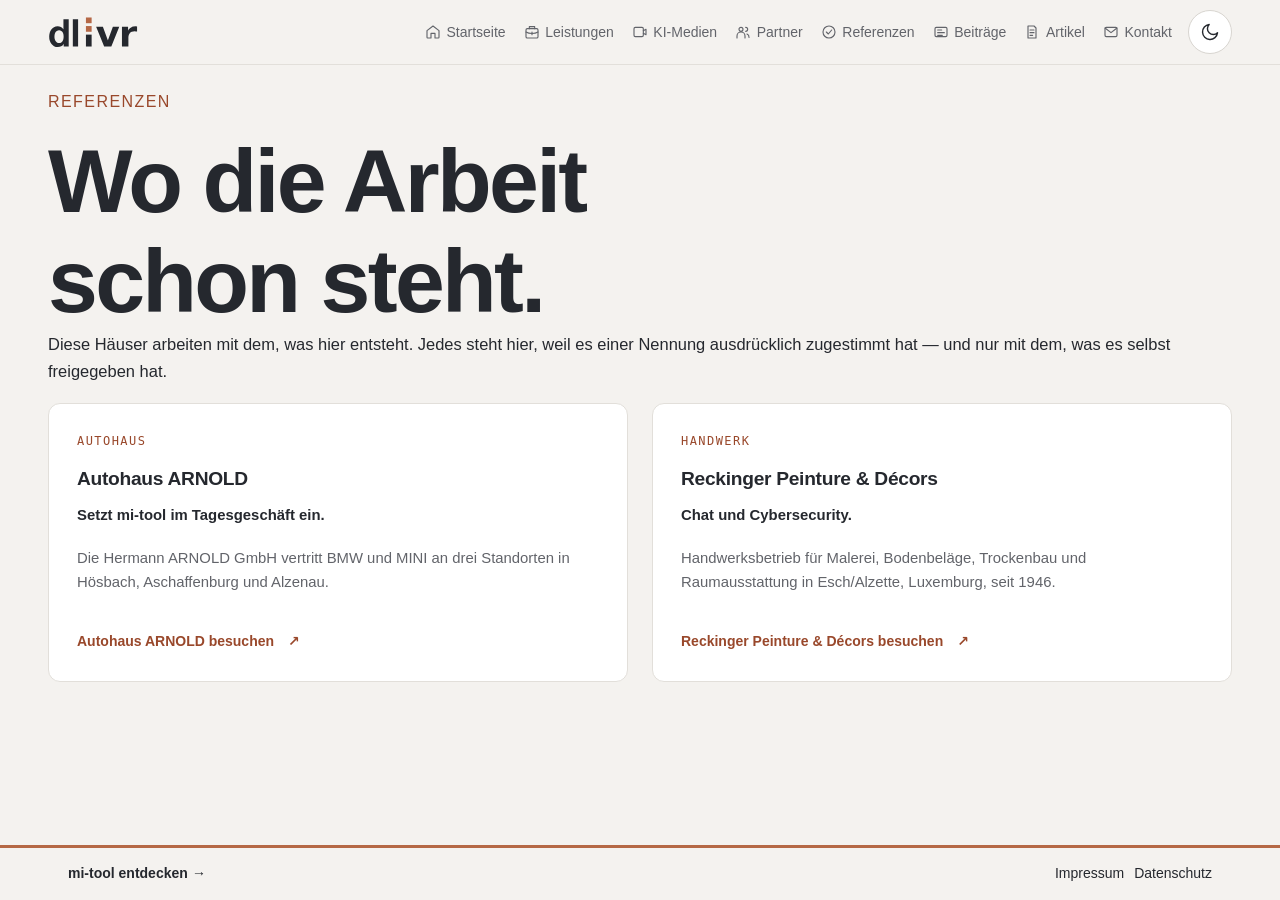
<file: referenzen.html>
<!doctype html>
<html lang="de">
<head>
<meta charset="utf-8">
<meta name="viewport" content="width=device-width, initial-scale=1">
<meta name="description" content="Haeuser, die mit DLIVR arbeiten — genannt mit ihrer ausdruecklichen Zustimmung.">
<link rel="canonical" href="https://dlivr.eu/referenzen.html">
<meta property="og:title" content="Referenzen &ndash; DLIVR">
<meta property="og:description" content="Haeuser, die mit DLIVR arbeiten — genannt mit ihrer ausdruecklichen Zustimmung.">
<meta property="og:type" content="website">
<meta property="og:url" content="https://dlivr.eu/referenzen.html">
<meta property="og:locale" content="de_DE">
<meta property="og:site_name" content="DLIVR">
<meta property="og:image" content="https://dlivr.eu/assets/dlivr-link-vorschau-20261028.png">
<meta property="og:image:width" content="1200">
<meta property="og:image:height" content="630">
<meta property="og:image:alt" content="DLIVR – Kundenkommunikation und Digitalisierung im Autohaus: SVC einrichten, KI-Medien, PDF-Formulare.">
<meta name="twitter:card" content="summary_large_image">
<meta name="theme-color" content="#f4f2ef">
<meta name="color-scheme" content="light dark">
<script src="assets/theme.js?v=20260914-anchor-focus"></script>
<title>Referenzen · DLIVR</title>
<link rel="icon" href="assets/favicon.svg" type="image/svg+xml">
<link rel="stylesheet" href="css/style.css?v=b4ba43da56c5">
</head>
<body>
<!-- Erzeugt von werkzeug/referenzen-erzeugen.py aus GEMEINSAM/inhalte/referenzen.json
     (Stand 2026-09-25, Commit 16c167e). Nicht von Hand aendern:
     Text und Freigabe stehen in der Quelle, nicht hier. -->
<a class="skip" href="#inhalt">Zum Inhalt springen</a>
<header class="site-header">
<div class="wrap header-inner">
<a class="logo" href="index.html#start" aria-label="DLIVR – Startseite"><img class="logo-on-light" src="assets/dlivr-logo-hell.svg" alt="DLIVR" width="194" height="100"><img class="logo-on-dark" src="assets/dlivr-logo-dunkel.svg" alt="DLIVR" width="194" height="100"></a>
<nav class="desktop-nav" aria-label="Hauptnavigation"><a href="index.html#start"><svg class="icon" viewBox="0 0 24 24" fill="none" stroke="currentColor" stroke-width="1.7" stroke-linecap="round" stroke-linejoin="round" aria-hidden="true"><path d="m3 10 9-7 9 7v10a1 1 0 0 1-1 1h-5v-7H9v7H4a1 1 0 0 1-1-1Z"/></svg><span>Startseite</span></a><a href="index.html#leistungen"><svg class="icon" viewBox="0 0 24 24" fill="none" stroke="currentColor" stroke-width="1.7" stroke-linecap="round" stroke-linejoin="round" aria-hidden="true"><rect x="3" y="7" width="18" height="14" rx="2"/><path d="M8 7V4h8v3M3 12c5 3 13 3 18 0M12 12v4"/></svg><span>Leistungen</span></a><a href="index.html#medien"><svg class="icon" viewBox="0 0 24 24" fill="none" stroke="currentColor" stroke-width="1.7" stroke-linecap="round" stroke-linejoin="round" aria-hidden="true"><rect x="3" y="5" width="14" height="14" rx="2"/><path d="m17 10 4-2v8l-4-2"/></svg><span>KI-Medien</span></a><a href="partner.html"><svg class="icon" viewBox="0 0 24 24" fill="none" stroke="currentColor" stroke-width="1.7" stroke-linecap="round" stroke-linejoin="round" aria-hidden="true"><circle cx="9" cy="8" r="3"/><path d="M3 21v-3a6 6 0 0 1 12 0v3M16 5a3 3 0 0 1 0 6M18 15a5 5 0 0 1 3 5"/></svg><span>Partner</span></a><a href="referenzen.html"><svg class="icon" viewBox="0 0 24 24" fill="none" stroke="currentColor" stroke-width="1.7" stroke-linecap="round" stroke-linejoin="round" aria-hidden="true"><circle cx="12" cy="12" r="9"/><path d="M8 12l3 3 5-6"/></svg><span>Referenzen</span></a><a href="beitraege.html"><svg class="icon" viewBox="0 0 24 24" fill="none" stroke="currentColor" stroke-width="1.7" stroke-linecap="round" stroke-linejoin="round" aria-hidden="true"><rect x="3" y="5" width="18" height="14" rx="2"/><path d="M7 9h6M7 13h10M7 17h7"/></svg><span>Beitr&auml;ge</span></a><a href="artikel.html"><svg class="icon" viewBox="0 0 24 24" fill="none" stroke="currentColor" stroke-width="1.7" stroke-linecap="round" stroke-linejoin="round" aria-hidden="true"><path d="M6 3h9l3 3v15H6z"/><path d="M9 9h6M9 13h6M9 17h4"/></svg><span>Artikel</span></a><a href="index.html#kontakt"><svg class="icon" viewBox="0 0 24 24" fill="none" stroke="currentColor" stroke-width="1.7" stroke-linecap="round" stroke-linejoin="round" aria-hidden="true"><rect x="3" y="5" width="18" height="14" rx="2"/><path d="m3 6 9 7 9-7"/></svg><span>Kontakt</span></a></nav>
<a class="header-start" href="index.html#start" aria-label="Zur Startseite" title="Startseite"><svg viewBox="0 0 24 24" fill="none" stroke="currentColor" stroke-width="1.7" aria-hidden="true"><path d="M3 11l9-8 9 8M5 9v12h5v-7h4v7h5V9"/></svg></a>
<details class="mobile-menu"><summary>Menü</summary><nav aria-label="Mobile Hauptnavigation"><a href="index.html#start"><svg class="icon" viewBox="0 0 24 24" fill="none" stroke="currentColor" stroke-width="1.7" stroke-linecap="round" stroke-linejoin="round" aria-hidden="true"><path d="m3 10 9-7 9 7v10a1 1 0 0 1-1 1h-5v-7H9v7H4a1 1 0 0 1-1-1Z"/></svg><span>Startseite</span></a><a href="index.html#leistungen"><svg class="icon" viewBox="0 0 24 24" fill="none" stroke="currentColor" stroke-width="1.7" stroke-linecap="round" stroke-linejoin="round" aria-hidden="true"><rect x="3" y="7" width="18" height="14" rx="2"/><path d="M8 7V4h8v3M3 12c5 3 13 3 18 0M12 12v4"/></svg><span>Leistungen</span></a><a href="index.html#medien"><svg class="icon" viewBox="0 0 24 24" fill="none" stroke="currentColor" stroke-width="1.7" stroke-linecap="round" stroke-linejoin="round" aria-hidden="true"><rect x="3" y="5" width="14" height="14" rx="2"/><path d="m17 10 4-2v8l-4-2"/></svg><span>KI-Medien</span></a><a href="partner.html"><svg class="icon" viewBox="0 0 24 24" fill="none" stroke="currentColor" stroke-width="1.7" stroke-linecap="round" stroke-linejoin="round" aria-hidden="true"><circle cx="9" cy="8" r="3"/><path d="M3 21v-3a6 6 0 0 1 12 0v3M16 5a3 3 0 0 1 0 6M18 15a5 5 0 0 1 3 5"/></svg><span>Partner</span></a><a href="referenzen.html"><svg class="icon" viewBox="0 0 24 24" fill="none" stroke="currentColor" stroke-width="1.7" stroke-linecap="round" stroke-linejoin="round" aria-hidden="true"><circle cx="12" cy="12" r="9"/><path d="M8 12l3 3 5-6"/></svg><span>Referenzen</span></a><a href="beitraege.html"><svg class="icon" viewBox="0 0 24 24" fill="none" stroke="currentColor" stroke-width="1.7" stroke-linecap="round" stroke-linejoin="round" aria-hidden="true"><rect x="3" y="5" width="18" height="14" rx="2"/><path d="M7 9h6M7 13h10M7 17h7"/></svg><span>Beitr&auml;ge</span></a><a href="artikel.html"><svg class="icon" viewBox="0 0 24 24" fill="none" stroke="currentColor" stroke-width="1.7" stroke-linecap="round" stroke-linejoin="round" aria-hidden="true"><path d="M6 3h9l3 3v15H6z"/><path d="M9 9h6M9 13h6M9 17h4"/></svg><span>Artikel</span></a><a href="index.html#kontakt"><svg class="icon" viewBox="0 0 24 24" fill="none" stroke="currentColor" stroke-width="1.7" stroke-linecap="round" stroke-linejoin="round" aria-hidden="true"><rect x="3" y="5" width="18" height="14" rx="2"/><path d="m3 6 9 7 9-7"/></svg><span>Kontakt</span></a></nav></details>
<button class="theme-toggle" type="button" hidden aria-label="Dunkelmodus aktivieren" title="Dunkelmodus aktivieren"><svg class="theme-sun" viewBox="0 0 24 24" fill="none" stroke="currentColor" stroke-width="1.7" stroke-linecap="round" stroke-linejoin="round" aria-hidden="true"><circle cx="12" cy="12" r="4"/><path d="M12 2v2m0 16v2M2 12h2m16 0h2M5 5l1.5 1.5m11 11L19 19M5 19l1.5-1.5m11-11L19 5"/></svg><svg class="theme-moon" viewBox="0 0 24 24" fill="none" stroke="currentColor" stroke-width="1.7" stroke-linecap="round" stroke-linejoin="round" aria-hidden="true"><path d="M21 13a9 9 0 1 1-10-10 7 7 0 0 0 10 10Z"/></svg></button>
</div>
</header>

<main id="inhalt" tabindex="0" aria-label="Seiteninhalt">
<section class="section"><div class="wrap">
<p class="eyebrow">Referenzen</p>
<h1>Wo die Arbeit<br>schon steht.</h1>
<p class="intro">Diese Häuser arbeiten mit dem, was hier entsteht. Jedes steht hier, weil es einer Nennung ausdrücklich zugestimmt hat — und nur mit dem, was es selbst freigegeben hat.</p>
<div class="cards services">
<article class="card service-card" id="referenz-arnold">
<p class="label"><span>Autohaus</span></p>
<h3>Autohaus ARNOLD</h3>
<p class="service-lead">Setzt mi-tool im Tagesgeschäft ein.</p>
<p>Die Hermann ARNOLD GmbH vertritt BMW und MINI an drei Standorten in Hösbach, Aschaffenburg und Alzenau.</p>
<a class="text-link" href="https://www.bmw-arnold.com" rel="noopener external">Autohaus ARNOLD besuchen <span aria-hidden="true">&#8599;</span></a>
</article>
<article class="card service-card" id="referenz-reckinger">
<p class="label"><span>Handwerk</span></p>
<h3>Reckinger Peinture &amp; Décors</h3>
<p class="service-lead">Chat und Cybersecurity.</p>
<p>Handwerksbetrieb für Malerei, Bodenbeläge, Trockenbau und Raumausstattung in Esch/Alzette, Luxemburg, seit 1946.</p>
<a class="text-link" href="https://www.reckinger.lu" rel="noopener external">Reckinger Peinture &amp; Décors besuchen <span aria-hidden="true">&#8599;</span></a>
</article>
</div>
</div></section>
</main>

<footer class="site-footer gemeinsamer-fuss">
 <div class="gemeinsamer-fuss-inhalt">
  <a class="fuss-partnerlink" href="https://mi-tool.tech/">mi-tool entdecken <span aria-hidden="true">→</span></a>
  <nav class="fuss-zweite-zeile" aria-label="Weitere Informationen"><a href="impressum.html">Impressum</a><a href="datenschutz.html">Datenschutz</a></nav>
 </div>
</footer>

</body>
</html>
</file>
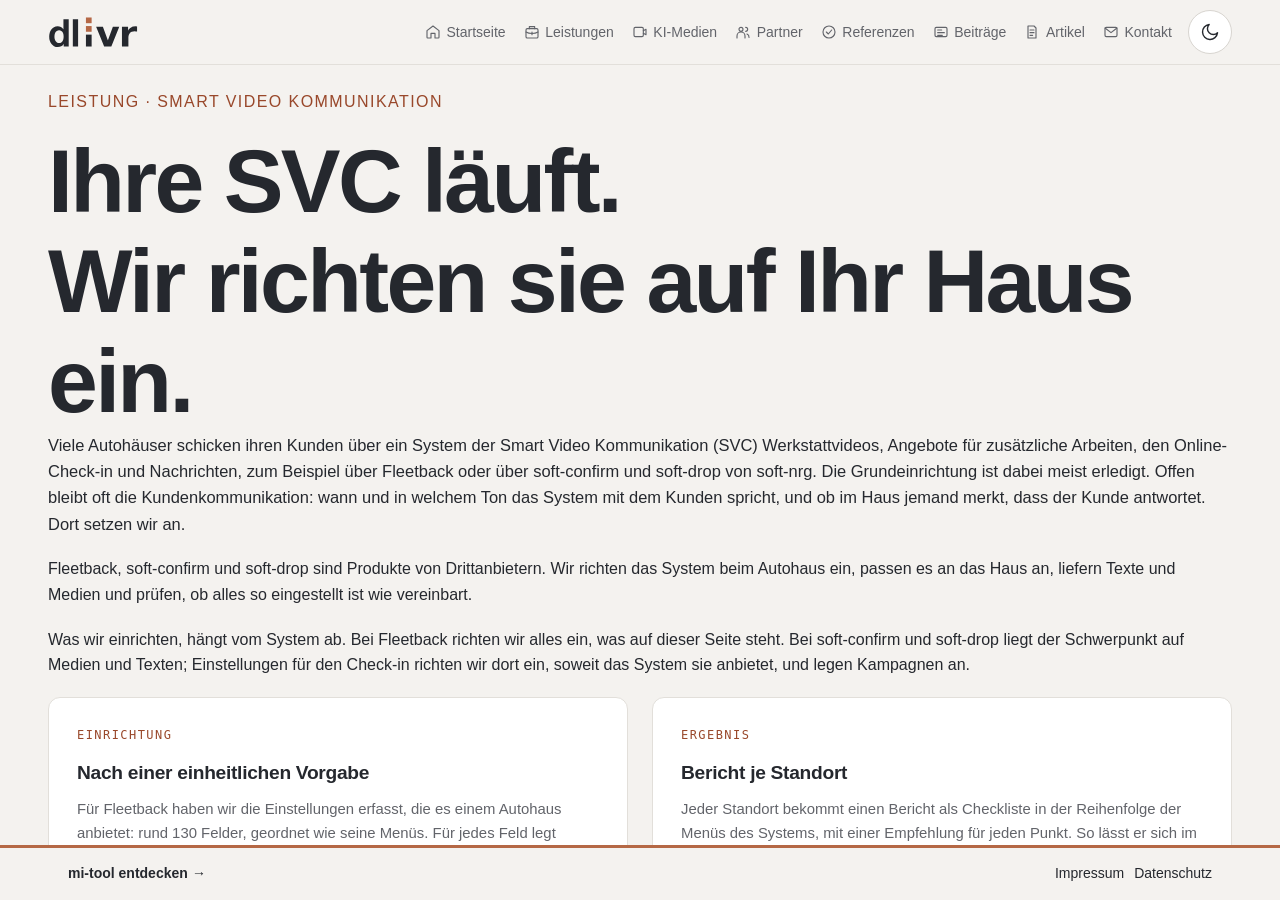
<file: svc.html>
<!doctype html>
<html lang="de">
<head>
<meta charset="utf-8">
<meta name="viewport" content="width=device-width, initial-scale=1">
<meta name="description" content="Wir richten Fleetback, soft-confirm und soft-drop nach einheitlicher Vorgabe auf Ihr Autohaus ein: Texte, Videos, Check-in und Kampagnen im Ton des Hauses.">
<link rel="canonical" href="https://dlivr.eu/svc.html">
<meta property="og:title" content="SVC einrichten und anpassen &ndash; DLIVR">
<meta property="og:description" content="Wir richten Fleetback, soft-confirm und soft-drop nach einheitlicher Vorgabe auf Ihr Autohaus ein: Texte, Videos, Check-in und Kampagnen im Ton des Hauses.">
<meta property="og:type" content="website">
<meta property="og:url" content="https://dlivr.eu/svc.html">
<meta property="og:locale" content="de_DE">
<meta property="og:site_name" content="DLIVR">
<meta property="og:image" content="https://dlivr.eu/assets/dlivr-link-vorschau-20261028.png">
<meta property="og:image:width" content="1200">
<meta property="og:image:height" content="630">
<meta property="og:image:alt" content="DLIVR – Kundenkommunikation und Digitalisierung im Autohaus: SVC einrichten, KI-Medien, PDF-Formulare.">
<meta name="twitter:card" content="summary_large_image">
<meta name="theme-color" content="#f4f2ef">
<meta name="color-scheme" content="light dark">
<script src="assets/theme.js?v=20260914-anchor-focus"></script>
<title>SVC einrichten: Fleetback und soft-confirm im Autohaus · DLIVR</title>
<link rel="icon" href="assets/favicon.svg" type="image/svg+xml">
<link rel="stylesheet" href="css/style.css?v=b4ba43da56c5">
<script type="application/ld+json">{"@context": "https://schema.org", "@graph": [{"@type": "Service", "name": "SVC einrichten", "serviceType": "Einrichtung von Systemen der Smart Video Kommunikation", "provider": {"@type": "Organization", "name": "DLIVR", "url": "https://dlivr.eu/"}, "areaServed": "DE", "url": "https://dlivr.eu/svc.html", "description": "Wir richten Fleetback, soft-confirm und soft-drop nach einheitlicher Vorgabe auf Ihr Autohaus ein: Texte, Videos, Check-in und Kampagnen im Ton des Hauses."}, {"@type": "VideoObject", "name": "Musterclip Online-Check-in", "description": "KI-generierter Musterclip für die Kundenkommunikation einer Werkstatt; Autohaus Mustermann ist fiktiv.", "thumbnailUrl": "https://dlivr.eu/assets/medien/svc-muster-checkin-20261029.jpg", "contentUrl": "https://dlivr.eu/assets/medien/svc-muster-checkin-20261028.mp4", "uploadDate": "2026-10-28T08:00:00+01:00", "duration": "PT12S"}, {"@type": "VideoObject", "name": "Musterclip Angebot Bremse", "description": "KI-generierter Musterclip für die Kundenkommunikation einer Werkstatt; Autohaus Mustermann ist fiktiv.", "thumbnailUrl": "https://dlivr.eu/assets/medien/svc-muster-bremse-20261029.jpg", "contentUrl": "https://dlivr.eu/assets/medien/svc-muster-bremse-20261028.mp4", "uploadDate": "2026-10-28T08:00:00+01:00", "duration": "PT11S"}, {"@type": "VideoObject", "name": "Musterclip Empfehlung Batterie", "description": "KI-generierter Musterclip für die Kundenkommunikation einer Werkstatt; Autohaus Mustermann ist fiktiv.", "thumbnailUrl": "https://dlivr.eu/assets/medien/svc-muster-batterie-20261029.jpg", "contentUrl": "https://dlivr.eu/assets/medien/svc-muster-batterie-20261028.mp4", "uploadDate": "2026-10-28T08:00:00+01:00", "duration": "PT11S"}]}</script>
</head>
<body>
<a class="skip" href="#inhalt">Zum Inhalt springen</a>
<header class="site-header">
<div class="wrap header-inner">
<a class="logo" href="index.html#start" aria-label="DLIVR – Startseite"><img class="logo-on-light" src="assets/dlivr-logo-hell.svg" alt="DLIVR" width="194" height="100"><img class="logo-on-dark" src="assets/dlivr-logo-dunkel.svg" alt="DLIVR" width="194" height="100"></a>
<nav class="desktop-nav" aria-label="Hauptnavigation"><a href="index.html#start"><svg class="icon" viewBox="0 0 24 24" fill="none" stroke="currentColor" stroke-width="1.7" stroke-linecap="round" stroke-linejoin="round" aria-hidden="true"><path d="m3 10 9-7 9 7v10a1 1 0 0 1-1 1h-5v-7H9v7H4a1 1 0 0 1-1-1Z"/></svg><span>Startseite</span></a><a href="index.html#leistungen"><svg class="icon" viewBox="0 0 24 24" fill="none" stroke="currentColor" stroke-width="1.7" stroke-linecap="round" stroke-linejoin="round" aria-hidden="true"><rect x="3" y="7" width="18" height="14" rx="2"/><path d="M8 7V4h8v3M3 12c5 3 13 3 18 0M12 12v4"/></svg><span>Leistungen</span></a><a href="index.html#medien"><svg class="icon" viewBox="0 0 24 24" fill="none" stroke="currentColor" stroke-width="1.7" stroke-linecap="round" stroke-linejoin="round" aria-hidden="true"><rect x="3" y="5" width="14" height="14" rx="2"/><path d="m17 10 4-2v8l-4-2"/></svg><span>KI-Medien</span></a><a href="partner.html"><svg class="icon" viewBox="0 0 24 24" fill="none" stroke="currentColor" stroke-width="1.7" stroke-linecap="round" stroke-linejoin="round" aria-hidden="true"><circle cx="9" cy="8" r="3"/><path d="M3 21v-3a6 6 0 0 1 12 0v3M16 5a3 3 0 0 1 0 6M18 15a5 5 0 0 1 3 5"/></svg><span>Partner</span></a><a href="referenzen.html"><svg class="icon" viewBox="0 0 24 24" fill="none" stroke="currentColor" stroke-width="1.7" stroke-linecap="round" stroke-linejoin="round" aria-hidden="true"><circle cx="12" cy="12" r="9"/><path d="M8 12l3 3 5-6"/></svg><span>Referenzen</span></a><a href="beitraege.html"><svg class="icon" viewBox="0 0 24 24" fill="none" stroke="currentColor" stroke-width="1.7" stroke-linecap="round" stroke-linejoin="round" aria-hidden="true"><rect x="3" y="5" width="18" height="14" rx="2"/><path d="M7 9h6M7 13h10M7 17h7"/></svg><span>Beitr&auml;ge</span></a><a href="artikel.html"><svg class="icon" viewBox="0 0 24 24" fill="none" stroke="currentColor" stroke-width="1.7" stroke-linecap="round" stroke-linejoin="round" aria-hidden="true"><path d="M6 3h9l3 3v15H6z"/><path d="M9 9h6M9 13h6M9 17h4"/></svg><span>Artikel</span></a><a href="index.html#kontakt"><svg class="icon" viewBox="0 0 24 24" fill="none" stroke="currentColor" stroke-width="1.7" stroke-linecap="round" stroke-linejoin="round" aria-hidden="true"><rect x="3" y="5" width="18" height="14" rx="2"/><path d="m3 6 9 7 9-7"/></svg><span>Kontakt</span></a></nav>
<a class="header-start" href="index.html#start" aria-label="Zur Startseite" title="Startseite"><svg viewBox="0 0 24 24" fill="none" stroke="currentColor" stroke-width="1.7" aria-hidden="true"><path d="M3 11l9-8 9 8M5 9v12h5v-7h4v7h5V9"/></svg></a>
<details class="mobile-menu"><summary>Menü</summary><nav aria-label="Mobile Hauptnavigation"><a href="index.html#start"><svg class="icon" viewBox="0 0 24 24" fill="none" stroke="currentColor" stroke-width="1.7" stroke-linecap="round" stroke-linejoin="round" aria-hidden="true"><path d="m3 10 9-7 9 7v10a1 1 0 0 1-1 1h-5v-7H9v7H4a1 1 0 0 1-1-1Z"/></svg><span>Startseite</span></a><a href="index.html#leistungen"><svg class="icon" viewBox="0 0 24 24" fill="none" stroke="currentColor" stroke-width="1.7" stroke-linecap="round" stroke-linejoin="round" aria-hidden="true"><rect x="3" y="7" width="18" height="14" rx="2"/><path d="M8 7V4h8v3M3 12c5 3 13 3 18 0M12 12v4"/></svg><span>Leistungen</span></a><a href="index.html#medien"><svg class="icon" viewBox="0 0 24 24" fill="none" stroke="currentColor" stroke-width="1.7" stroke-linecap="round" stroke-linejoin="round" aria-hidden="true"><rect x="3" y="5" width="14" height="14" rx="2"/><path d="m17 10 4-2v8l-4-2"/></svg><span>KI-Medien</span></a><a href="partner.html"><svg class="icon" viewBox="0 0 24 24" fill="none" stroke="currentColor" stroke-width="1.7" stroke-linecap="round" stroke-linejoin="round" aria-hidden="true"><circle cx="9" cy="8" r="3"/><path d="M3 21v-3a6 6 0 0 1 12 0v3M16 5a3 3 0 0 1 0 6M18 15a5 5 0 0 1 3 5"/></svg><span>Partner</span></a><a href="referenzen.html"><svg class="icon" viewBox="0 0 24 24" fill="none" stroke="currentColor" stroke-width="1.7" stroke-linecap="round" stroke-linejoin="round" aria-hidden="true"><circle cx="12" cy="12" r="9"/><path d="M8 12l3 3 5-6"/></svg><span>Referenzen</span></a><a href="beitraege.html"><svg class="icon" viewBox="0 0 24 24" fill="none" stroke="currentColor" stroke-width="1.7" stroke-linecap="round" stroke-linejoin="round" aria-hidden="true"><rect x="3" y="5" width="18" height="14" rx="2"/><path d="M7 9h6M7 13h10M7 17h7"/></svg><span>Beitr&auml;ge</span></a><a href="artikel.html"><svg class="icon" viewBox="0 0 24 24" fill="none" stroke="currentColor" stroke-width="1.7" stroke-linecap="round" stroke-linejoin="round" aria-hidden="true"><path d="M6 3h9l3 3v15H6z"/><path d="M9 9h6M9 13h6M9 17h4"/></svg><span>Artikel</span></a><a href="index.html#kontakt"><svg class="icon" viewBox="0 0 24 24" fill="none" stroke="currentColor" stroke-width="1.7" stroke-linecap="round" stroke-linejoin="round" aria-hidden="true"><rect x="3" y="5" width="18" height="14" rx="2"/><path d="m3 6 9 7 9-7"/></svg><span>Kontakt</span></a></nav></details>
<button class="theme-toggle" type="button" hidden aria-label="Dunkelmodus aktivieren" title="Dunkelmodus aktivieren"><svg class="theme-sun" viewBox="0 0 24 24" fill="none" stroke="currentColor" stroke-width="1.7" stroke-linecap="round" stroke-linejoin="round" aria-hidden="true"><circle cx="12" cy="12" r="4"/><path d="M12 2v2m0 16v2M2 12h2m16 0h2M5 5l1.5 1.5m11 11L19 19M5 19l1.5-1.5m11-11L19 5"/></svg><svg class="theme-moon" viewBox="0 0 24 24" fill="none" stroke="currentColor" stroke-width="1.7" stroke-linecap="round" stroke-linejoin="round" aria-hidden="true"><path d="M21 13a9 9 0 1 1-10-10 7 7 0 0 0 10 10Z"/></svg></button>
</div>
</header>

<main id="inhalt" tabindex="0" aria-label="Seiteninhalt">
<section class="section"><div class="wrap">
<p class="eyebrow">Leistung · Smart Video Kommunikation</p>
<h1>Ihre SVC läuft.<br>Wir richten sie auf Ihr Haus ein.</h1>
<p class="intro">Viele Autohäuser schicken ihren Kunden über ein System der Smart Video Kommunikation (SVC) Werkstattvideos, Angebote für zusätzliche Arbeiten, den Online-Check-in und Nachrichten, zum Beispiel über Fleetback oder über soft-confirm und soft-drop von soft-nrg. Die Grundeinrichtung ist dabei meist erledigt. Offen bleibt oft die Kundenkommunikation: wann und in welchem Ton das System mit dem Kunden spricht, und ob im Haus jemand merkt, dass der Kunde antwortet. Dort setzen wir an.</p>
<p>Fleetback, soft-confirm und soft-drop sind Produkte von Drittanbietern. Wir richten das System beim Autohaus ein, passen es an das Haus an, liefern Texte und Medien und prüfen, ob alles so eingestellt ist wie vereinbart.</p>
<p>Was wir einrichten, hängt vom System ab. Bei Fleetback richten wir alles ein, was auf dieser Seite steht. Bei soft-confirm und soft-drop liegt der Schwerpunkt auf Medien und Texten; Einstellungen für den Check-in richten wir dort ein, soweit das System sie anbietet, und legen Kampagnen an.</p>
<div class="cards services">
<article class="card service-card" id="vorgabe">
<p class="label"><span>Einrichtung</span></p>
<h2>Nach einer einheitlichen Vorgabe</h2>
<p>Für Fleetback haben wir die Einstellungen erfasst, die es einem Autohaus anbietet: rund 130 Felder, geordnet wie seine Menüs. Für jedes Feld legt unsere Vorgabe fest, wie es stehen soll. Manche Werte sind bei allen Häusern gleich, manche Inhalte kommen vom Haus, manches Material liefern wir, und einige Punkte klären wir gemeinsam mit dem Haus.</p>
<p>Wir prüfen auch, ob der Inhalt stimmt, nicht nur ob ein Feld ausgefüllt ist: Telefonnummern im internationalen Format, Webadressen mit https, ein direkter Link zur Google-Bewertung und ein gültiger SMS-Absendername.</p>
<p class="service-tags">Fleetback: rund 130 Einstellungen · Inhaltsprüfung · Standort für Standort</p>
</article>
<article class="card service-card" id="bericht">
<p class="label"><span>Ergebnis</span></p>
<h2>Bericht je Standort</h2>
<p>Jeder Standort bekommt einen Bericht als Checkliste in der Reihenfolge der Menüs des Systems, mit einer Empfehlung für jeden Punkt. So lässt er sich im System Seite für Seite abarbeiten.</p>
<p>Händlergruppen bekommen zusätzlich einen Gruppenbericht: was überall gleich zu tun ist, wo sich die Standorte unterscheiden und welcher Standort es schon richtig hat. Was nur der Anbieter selbst einstellen kann, führen wir getrennt auf.</p>
<p class="service-tags">Checkliste · Gruppenbericht · Empfehlung je Punkt</p>
</article>
<article class="card service-card" id="kommunikation">
<p class="label"><span>Kundenkommunikation</span></p>
<h2>Damit keine Nachricht untergeht</h2>
<ul>
<li>Erneut senden und erinnern, wenn der Kunde die erste Nachricht übersieht oder noch nicht entschieden hat</li>
<li>Kanäle in der empfohlenen Reihenfolge: Marken-App, SMS und E-Mail</li>
<li>Geprüfte Punkte „OK“ zeigen, nicht nur die Mängel</li>
<li>Textbausteine für die Serviceberater, geordnet nach dem Ablauf, mit Name, Telefon und Öffnungszeiten des Hauses</li>
<li>Eine eigene Nachricht je Vorgangsart; auf Wunsch Mitteilungstexte für E-Mail und SMS im Ton des Hauses</li>
<li>Benachrichtigung bei Chatnachrichten an eine Mailadresse des Hauses</li>
<li>Erinnerungen an zurückgestellte Arbeiten und ein direkter Link zur Google-Bewertung</li>
</ul>
</article>
<article class="card service-card" id="medien">
<p class="label"><span>Medien &amp; Check-in</span></p>
<h2>Im Erscheinungsbild des Hauses</h2>
<ul>
<li>Intro- und Outro-Video mit dem Logo des Hauses, hoch und quer</li>
<li>Hintergründe für die Check-in-Seite und die Kamera-App, Kundenseite mit Logo und Banner</li>
<li>QR-Aushang für den Check-in in DIN A4 und ein Werbebild „Jetzt online einchecken“</li>
<li>Schlusstexte des Check-ins; auf Wunsch ein Grundbestand an Fragen und Extras, die Preise legt das Haus fest</li>
</ul>
<p class="service-mehr"><a class="text-link" href="index.html#medien">Beispiele für KI-Medien ansehen <span aria-hidden="true">→</span></a></p>
</article>
</div>
</div></section>
<section class="section" id="muster"><div class="wrap">
<p class="eyebrow">Muster</p>
<h2>So kann Ihre Werkstatt mit Kunden sprechen</h2>
<p class="intro">Kurze Clips, die das System beim passenden Anlass mitschickt: als Einladung zum Online-Check-in, mit einem Angebot nach dem Befund oder mit einer Empfehlung. Die Clips erstellen wir mit KI, abgestimmt auf Logo, Farben und Ton des Hauses, und hinterlegen sie im System. Wer spricht, entscheidet das Haus.</p>
<div class="medien-galerie drei">
<figure><video class="hoch" controls playsinline preload="none" poster="assets/medien/svc-muster-checkin-20261029.jpg" width="540" height="960" aria-label="Musterclip Online-Check-in: Serviceberaterin lädt zum Check-in von zu Hause ein"><source src="assets/medien/svc-muster-checkin-20261028.mp4" type="video/mp4"></video><figcaption>Online-Check-in · Serviceberaterin</figcaption></figure>
<figure><video class="hoch" controls playsinline preload="none" poster="assets/medien/svc-muster-bremse-20261029.jpg" width="540" height="960" aria-label="Musterclip Angebot nach Befund: Mechatroniker kündigt ein Angebot für die Bremsen an"><source src="assets/medien/svc-muster-bremse-20261028.mp4" type="video/mp4"></video><figcaption>Angebot nach Befund · Mechatroniker</figcaption></figure>
<figure><video class="hoch" controls playsinline preload="none" poster="assets/medien/svc-muster-batterie-20261029.jpg" width="540" height="960" aria-label="Musterclip Empfehlung: Meisterin empfiehlt eine neue Batterie"><source src="assets/medien/svc-muster-batterie-20261028.mp4" type="video/mp4"></video><figcaption>Empfehlung · Meisterin</figcaption></figure>
</div>
<p class="medien-hinweis">Alle Figuren und Szenen sind KI-generiert. Die Muster sind fiktiv; das Autohaus Mustermann gibt es nicht. <a class="text-link" href="https://www.youtube.com/@dlivr-eu/" rel="noopener external">Weitere Clips auf YouTube <span aria-hidden="true">&#8599;</span></a></p>
</div></section>
<section class="section" id="praxis"><div class="wrap">
<p class="eyebrow">Praxis</p>
<h2>So sieht das bei einem Haus aus</h2>
<p class="intro">Bei einem BMW-Servicepartner haben wir die Einrichtung in Fleetback vollständig durchgezogen: alle Einstellungen gelesen, mit der Vorgabe abgeglichen, mit dem Haus abgestimmt, eingerichtet und neu gelesen. Was dabei entstanden ist:</p>
<div class="cards services">
<article class="card service-card">
<p class="label"><span>Check-in</span></p>
<h3>Ohne Warten am Schalter</h3>
<ul>
<li>QR-Aushang für Annahme und Nachtbriefkasten, DIN A4 hoch und quer</li>
<li>Ein Startvideo, in dem Meister und Serviceberater den Kunden auf dem Smartphone begrüßen</li>
<li>Beim Check-in vor Ort zeigt die Abschlussseite den Weg zum Nachtbriefkasten</li>
<li>Eigene Bilder bei Extras und Fragen, etwa Saison-Check, Fahrzeugwäsche oder Ersatzfahrzeug</li>
</ul>
</article>
<article class="card service-card">
<p class="label"><span>Angebote</span></p>
<h3>Mit Gesichtern aus dem Haus</h3>
<ul>
<li>Angebotsbilder und Clips im Erscheinungsbild des Hauses statt allgemeiner Markenbilder, zum Beispiel zu Wischerblättern, Windschutzscheibe oder Motoröl</li>
<li>Kurze Erklärclips, etwa zu Teleservice, zur Nachtannahme oder zur Fertigstellung</li>
<li>Eine Kundenseite je Marke: BMW, BMW i, BMW M und MINI, jeweils mit Werkstattbild des Hauses</li>
</ul>
</article>
<article class="card service-card">
<p class="label"><span>Datenschutz</span></p>
<h3>Einwilligung im Check-in</h3>
<p>Die Einwilligung in werbliche Kommunikation ist als Frage im Check-in eingebaut. Der Kunde liest das Infoblatt und unterschreibt, auf Deutsch, Englisch oder Französisch. Ohne Antwort lässt sich der Check-in nicht abschließen.</p>
</article>
<article class="card service-card">
<p class="label"><span>Texte</span></p>
<h3>Ein Ton vom Termin bis zur Abholung</h3>
<p>29 Texte im Ton des Hauses: Schlusstexte für Check-in und Check-out und Textbausteine für die Serviceberater, geordnet vom Termin bis nach der Abholung. Das Haus prüft die Vorschläge in einem ausfüllbaren PDF und hakt ab oder ändert direkt darin. Abgetippt wird nichts.</p>
</article>
<article class="card service-card">
<p class="label"><span>Vorher und jetzt</span></p>
<h3>Was sich im Haus geändert hat</h3>
<ul>
<li><strong>Check-in:</strong> vorher Dokumente zum Unterschreiben eingeschaltet, aber keines hinterlegt; jetzt eine Einwilligungsfrage mit Infoblatt in drei Sprachen</li>
<li><strong>Kundenseite:</strong> vorher eine allgemeine Markenvorlage ohne Bezug zum Haus; jetzt eine eigene Kundenseite je Marke mit Werkstattbild</li>
<li><strong>Texte:</strong> vorher die bisherigen Standardtexte; jetzt neue Texte im Ton des Hauses, einheitlich über alle Schritte</li>
<li><strong>Bilder:</strong> vorher allgemeine Markenbilder in der Mediathek; jetzt eigene Bilder für Extras, Fragen und häufige Angebote</li>
</ul>
</article>
<article class="card service-card">
<p class="label"><span>Nachvollziehbar</span></p>
<h3>Mappe und Akte für das Haus</h3>
<p>Am Ende bekommt das Haus eine Einrichtungsmappe: was eingerichtet ist, wie es beim Kunden aussieht und was noch folgt, mit dem Vergleich von vorher und jetzt auf einer Seite.</p>
<p>Dazu kommt eine Einrichtungsakte, in der jeder Punkt mit Aufgabe und Datei steht und sich abhaken lässt.</p>
</article>
</div>
</div></section>
<section class="section"><div class="wrap">
<h2>Messen statt versprechen</h2>
<p>In der Statistik tragen wir gemeinsam Ziele ein. Nach einigen Wochen lesen wir den Stand neu und vergleichen ihn mit den Zielen. So sehen Sie, ob die Änderungen wirken. Wie stark sich die Rückmeldung der Kunden verändert, hängt von Ihren Kunden und Abläufen ab.</p>
<h2>Unsere Grundsätze</h2>
<p>Erst lesen, dann ändern, danach neu lesen. Im System ändern wir nur, was Sie vorher gesehen und freigegeben haben. Wie viele Mitarbeiter das System nutzen, zählen wir nur, ihre Namen erfassen wir nicht. Daten von Endkunden fassen wir nicht an.</p>
<p><a class="button primary" href="mailto:ft@dlivr.eu">E-Mail schreiben <span aria-hidden="true">↗</span></a></p>
<p><a class="text-link" href="https://www.linkedin.com/company/dlivr-eu/" rel="noopener external">DLIVR auf LinkedIn folgen <span aria-hidden="true">&#8599;</span></a></p>
<p><a class="text-link" href="https://www.youtube.com/@dlivr-eu/" rel="noopener external">DLIVR auf YouTube ansehen: Playlist SVC einrichten <span aria-hidden="true">&#8599;</span></a></p>
</div></section>
</main>

<footer class="site-footer gemeinsamer-fuss">
 <div class="gemeinsamer-fuss-inhalt">
  <a class="fuss-partnerlink" href="https://mi-tool.tech/">mi-tool entdecken <span aria-hidden="true">→</span></a>
  <nav class="fuss-zweite-zeile" aria-label="Weitere Informationen"><a href="impressum.html">Impressum</a><a href="datenschutz.html">Datenschutz</a></nav>
 </div>
</footer>

</body>
</html>
</file>
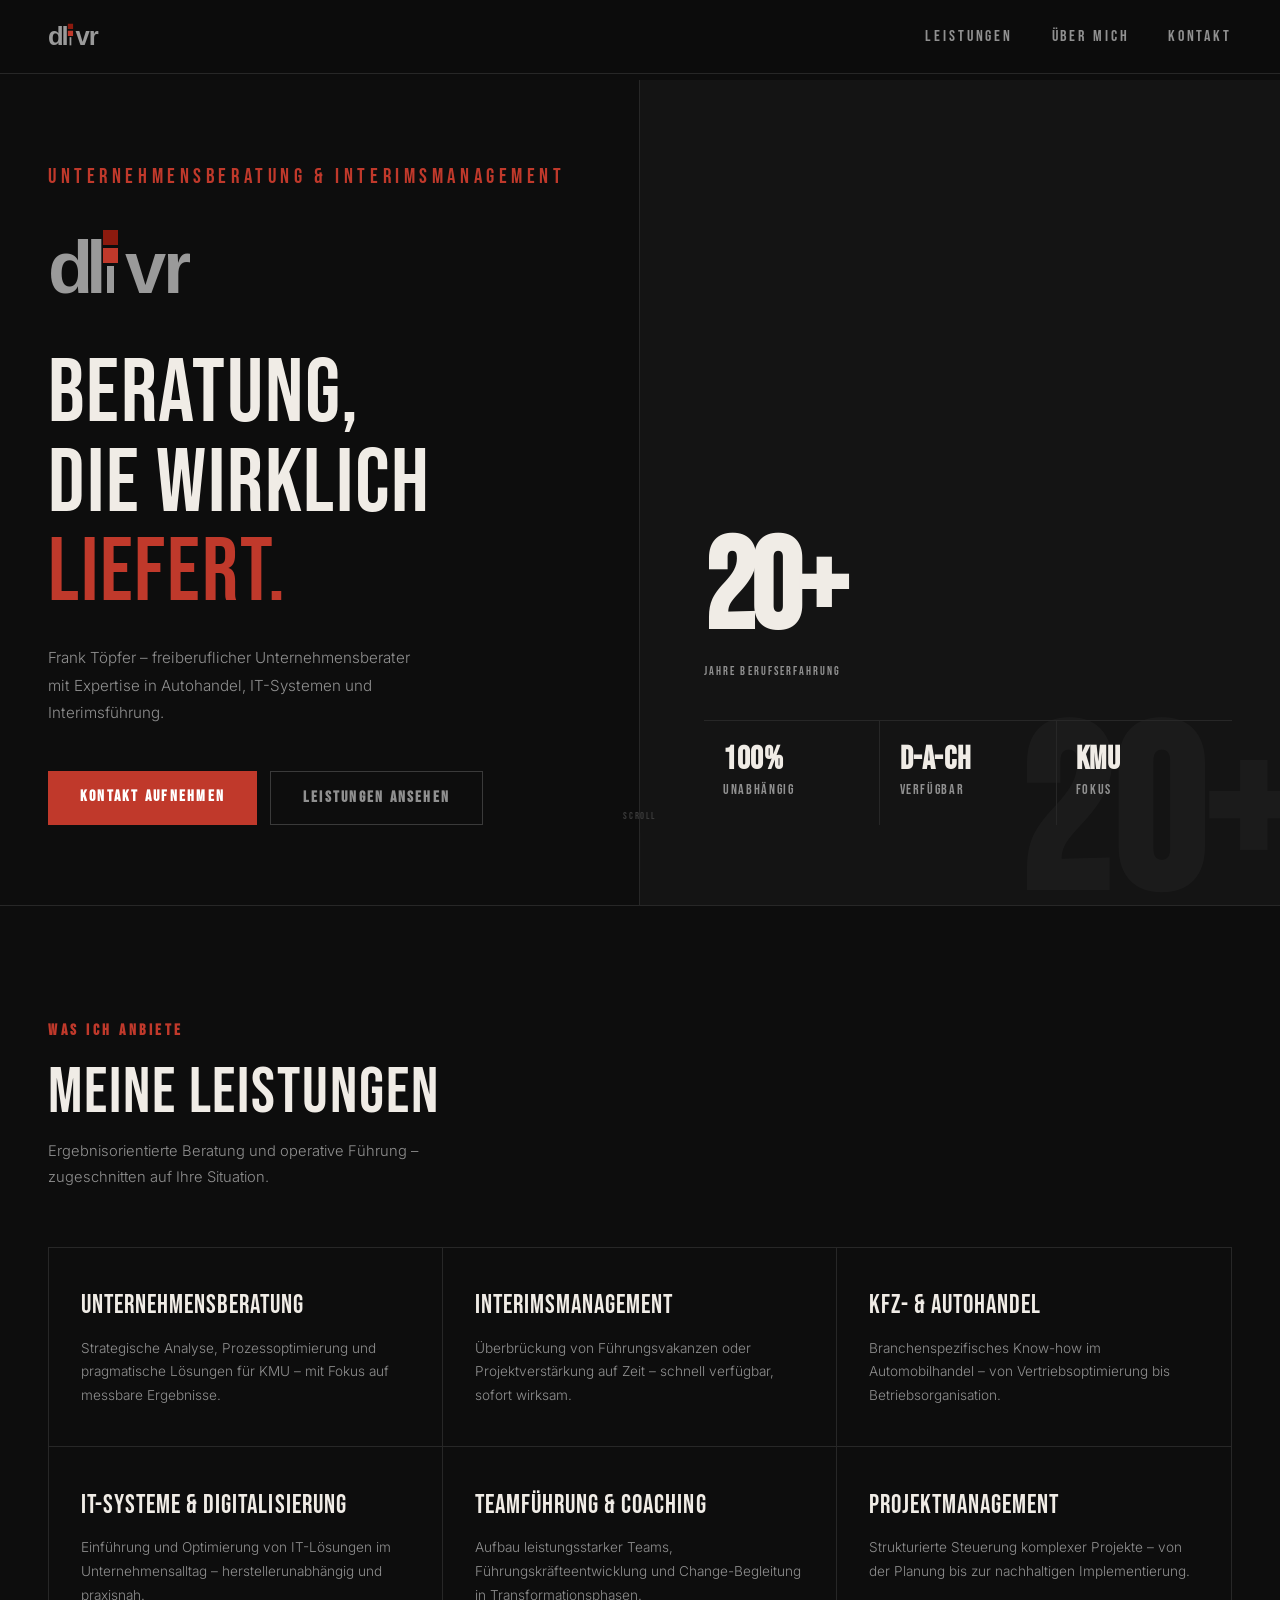
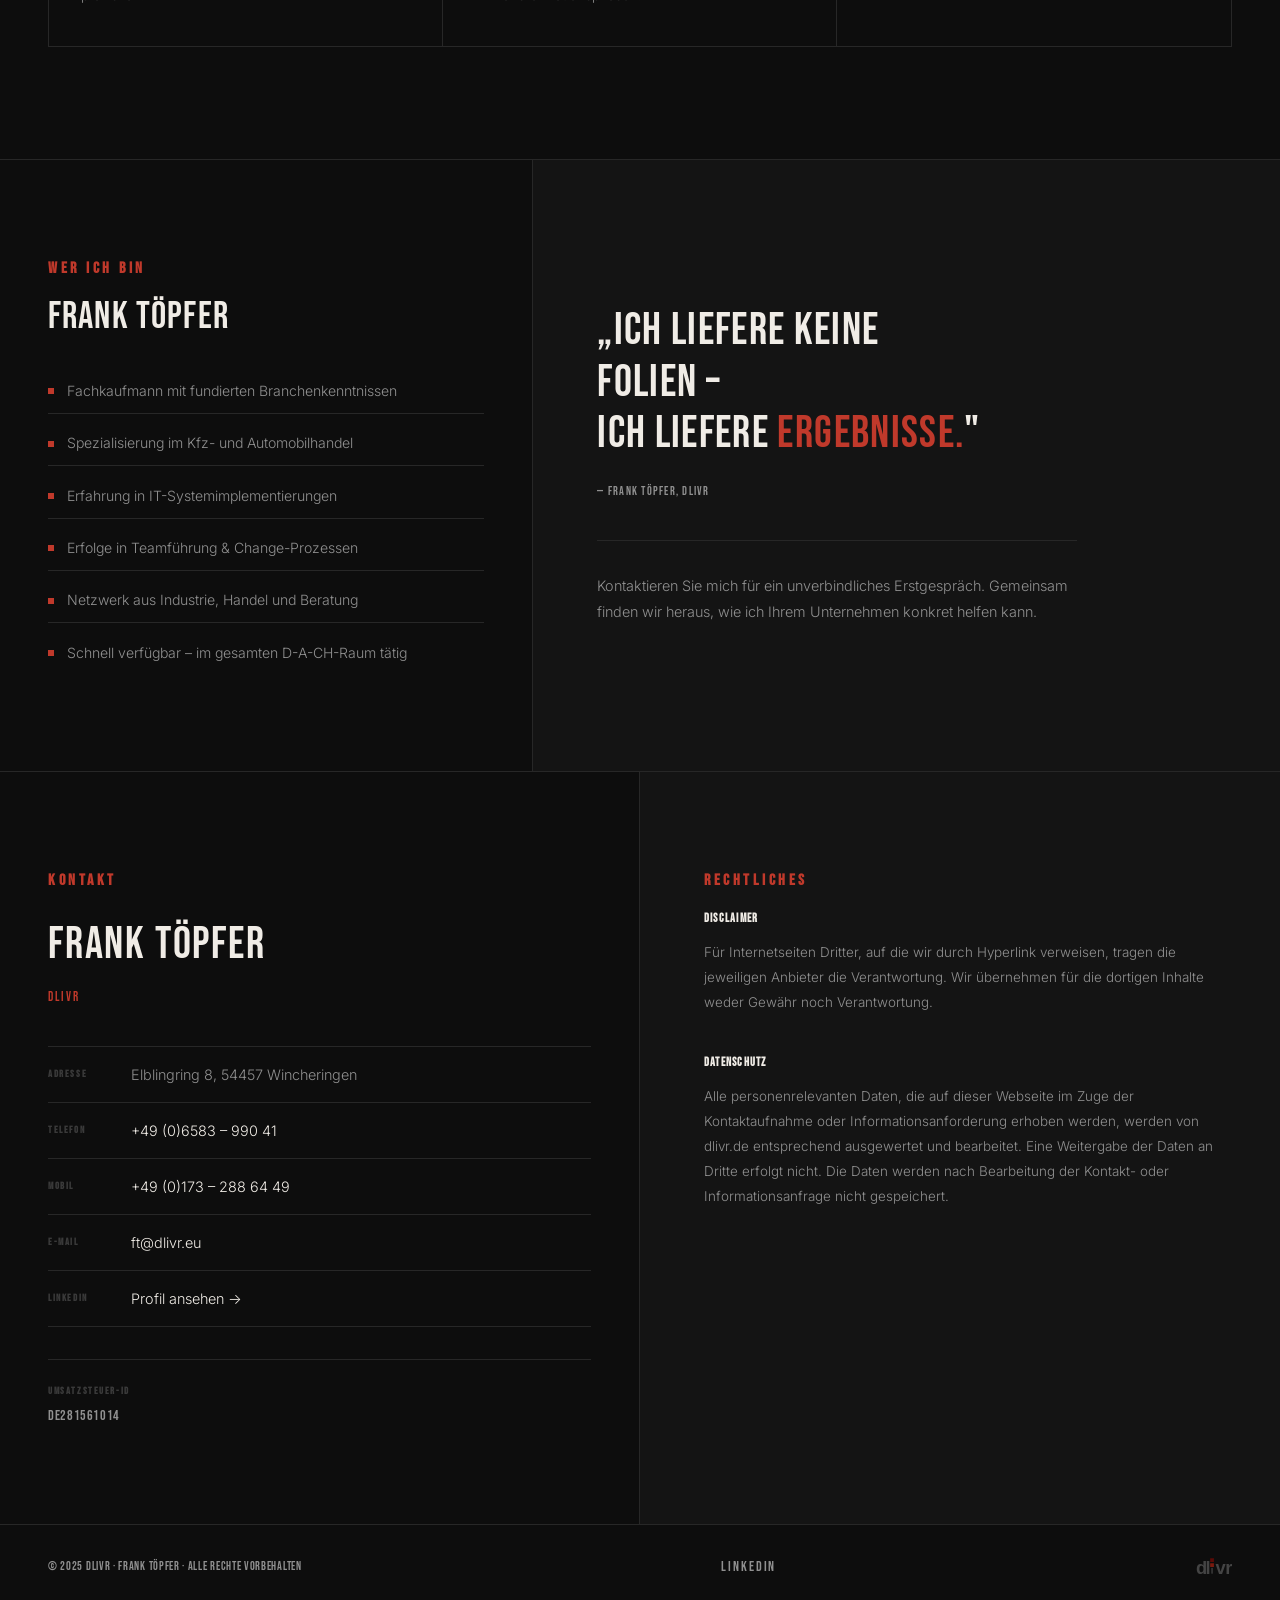
<file: live-abzug/dlivr-eu_2026-09-01.html>
<!DOCTYPE html>
<html lang="de">
<head>
<meta charset="UTF-8"/>
<meta name="viewport" content="width=device-width, initial-scale=1.0"/>
<meta name="description" content="Frank Töpfer – Freiberuflicher Unternehmensberater und Interimsmanager"/>
<meta name="robots" content="index, follow"/>
<title>DLIVR · Frank Töpfer</title>
<link rel="preconnect" href="https://fonts.googleapis.com">
<link href="https://fonts.googleapis.com/css2?family=Bebas+Neue&family=Syne:wght@400;700;800&family=Inter:wght@300;400;500&display=swap" rel="stylesheet">
<style>
/* ─── TOKENS ─────────────────────────────── */
:root {
  --bg:     #0d0d0d;
  --surface:#141414;
  --card:   #1a1a1a;
  --border: #272727;
  --text:   #f0ece6;
  --muted:  #909090;
  --faint:  #3a3a3a;
  --red:    #c0392b;
  --red2:   #8c1a0e;
  --warm:   #e8e4de;
}

/* ─── RESET ──────────────────────────────── */
*,*::before,*::after{box-sizing:border-box;margin:0;padding:0}
html{scroll-behavior:smooth;font-size:16px}
body{
  font-family:'Bebas Neue','Inter',system-ui,sans-serif;
  background:var(--bg);
  color:var(--text);
  overflow-x:hidden;
  line-height:1.6;
  letter-spacing:.04em;
}

/* ─── LOGO SVG COMPONENT ─────────────────── */
/* Used in nav (small) and hero (large) via CSS sizing */
.logo-svg { display:block; }

/* ─── NAV ────────────────────────────────── */
nav {
  position:fixed;top:0;left:0;right:0;z-index:200;
  display:flex;align-items:center;justify-content:space-between;
  padding:1.4rem 3rem;
  border-bottom:1px solid var(--border);
  background:rgba(13,13,13,0.85);
  backdrop-filter:blur(20px);
}
.nav-logo { text-decoration:none; }
.nav-logo .logo-svg { height:28px; width:auto; }

.nav-right { display:flex;align-items:center;gap:2.8rem; }
.nav-links { display:flex;gap:2.4rem;list-style:none; }
.nav-links a {
  font-family:'Bebas Neue',sans-serif;
  font-size:1rem;font-weight:400;
  letter-spacing:.18em;text-transform:uppercase;
  color:var(--muted);text-decoration:none;
  transition:color .2s;
}
.nav-links a:hover { color:var(--text); }

.nav-cta {
  font-family:'Bebas Neue',sans-serif;
  font-size:.72rem;font-weight:700;
  letter-spacing:.14em;text-transform:uppercase;
  color:var(--bg);background:var(--text);
  padding:.55rem 1.4rem;text-decoration:none;
  transition:background .2s,color .2s;
}
.nav-cta:hover { background:var(--red);color:#fff; }

/* ─── HERO ───────────────────────────────── */
.hero {
  min-height:100svh;
  display:grid;
  grid-template-columns:1fr 1fr;
  padding-top:80px;
  position:relative;overflow:hidden;
}

/* left panel – dark */
.hero-left {
  display:flex;flex-direction:column;justify-content:center;
  padding:5rem 4rem 5rem 3rem;
  border-right:1px solid var(--border);
  position:relative;z-index:1;
}

/* right panel – slightly lighter */
.hero-right {
  display:flex;flex-direction:column;justify-content:flex-end;
  padding:5rem 3rem 5rem 4rem;
  background:var(--surface);
  position:relative;overflow:hidden;
}

/* giant background number */
.hero-right::before {
  content:'20+';
  position:absolute;right:-1rem;bottom:-2rem;
  font-family:'Bebas Neue',sans-serif;
  font-size:clamp(10rem,18vw,16rem);
  font-weight:800;
  color:rgba(255,255,255,.03);
  line-height:1;
  user-select:none;pointer-events:none;
}

.hero-tag {
  font-family:'Bebas Neue',sans-serif;
  font-size:1.3rem;font-weight:400;
  letter-spacing:.22em;text-transform:uppercase;
  color:var(--red);margin-bottom:2rem;
  opacity:0;animation:up .7s .1s forwards;
}

.hero-logo-wrap {
  margin-bottom:2.8rem;
  opacity:0;animation:up .8s .2s forwards;
}
.hero-logo-wrap .logo-svg { height:clamp(52px,7vw,80px);width:auto; }

.hero-headline {
  font-family:'Bebas Neue',sans-serif;
  font-size:clamp(3.5rem,7vw,6rem);
  font-weight:400;
  line-height:1.0;
  letter-spacing:.02em;
  color:var(--text);
  margin-bottom:1.6rem;
  opacity:0;animation:up .8s .35s forwards;
}
.hero-headline em { font-style:normal;color:var(--red); }

.hero-sub {
  font-size:.95rem;font-weight:300;
  color:var(--muted);line-height:1.8;
  max-width:380px;margin-bottom:2.8rem;
  font-family:'Inter',sans-serif;letter-spacing:0;
  opacity:0;animation:up .8s .5s forwards;
}

.hero-btns {
  display:flex;gap:.8rem;flex-wrap:wrap;
  opacity:0;animation:up .8s .65s forwards;
}
.btn {
  font-family:'Bebas Neue',sans-serif;
  font-size:1rem;font-weight:700;
  letter-spacing:.14em;text-transform:uppercase;
  padding:.8rem 2rem;text-decoration:none;
  transition:all .22s;
}
.btn-primary { background:var(--red);color:#fff; }
.btn-primary:hover { background:#a02318; }
.btn-ghost {
  background:transparent;
  border:1px solid var(--faint);color:var(--muted);
}
.btn-ghost:hover { border-color:var(--text);color:var(--text); }

/* right panel content */
.hero-right-top {
  display:flex;align-items:flex-start;justify-content:flex-end;
  margin-bottom:auto;
  opacity:0;animation:fade .9s .4s forwards;
}
.hero-pill {
  font-family:'Bebas Neue',sans-serif;
  font-size:.65rem;font-weight:700;letter-spacing:.16em;text-transform:uppercase;
  border:1px solid var(--faint);color:var(--muted);
  padding:.4rem .9rem;
}

/* big stat block */
.hero-big-stat {
  opacity:0;animation:up .8s .45s forwards;
  margin-bottom:2.4rem;
}
.hero-big-num {
  font-family:'Bebas Neue',sans-serif;
  font-size:clamp(5rem,10vw,8rem);font-weight:800;
  line-height:1;letter-spacing:-.04em;
  color:var(--text);
}
.hero-big-lbl {
  font-size:.72rem;font-weight:400;
  letter-spacing:.18em;text-transform:uppercase;
  color:var(--muted);margin-top:.5rem;
}

/* expertise list */
.hero-expertise {
  opacity:0;animation:up .8s .6s forwards;
  margin-bottom:2rem;
}
.expertise-row {
  display:flex;align-items:center;gap:1rem;
  padding:.9rem 0;
  border-bottom:1px solid var(--border);
}
.expertise-row:first-child { border-top:1px solid var(--border); }
.expertise-idx {
  font-family:'Bebas Neue',sans-serif;
  font-size:.6rem;font-weight:700;letter-spacing:.1em;
  color:var(--faint);width:20px;flex-shrink:0;
}
.expertise-name {
  font-family:'Bebas Neue',sans-serif;
  font-size:.82rem;font-weight:700;letter-spacing:.04em;
  color:var(--text);flex:1;
}
.expertise-dot {
  width:6px;height:6px;background:var(--red);flex-shrink:0;
}

.hero-stats {
  opacity:0;animation:up .8s .75s forwards;
}
.hero-stats-row {
  display:flex;gap:0;
  border-top:1px solid var(--border);
}
.stat-item {
  flex:1;padding:1.4rem 1.2rem;
  border-right:1px solid var(--border);
}
.stat-item:last-child { border-right:none; }
.stat-num {
  font-family:'Bebas Neue',sans-serif;
  font-size:2rem;font-weight:800;
  color:var(--text);line-height:1;
  margin-bottom:.3rem;
}
.stat-lbl {
  font-size:.85rem;font-weight:400;
  letter-spacing:.12em;text-transform:uppercase;
  color:var(--muted);
}

/* scroll indicator */
.scroll-hint {
  position:absolute;bottom:2rem;left:50%;transform:translateX(-50%);
  font-family:'Bebas Neue',sans-serif;
  font-size:.62rem;letter-spacing:.2em;text-transform:uppercase;
  color:var(--faint);
  display:flex;flex-direction:column;align-items:center;gap:.5rem;
  opacity:0;animation:fade 1s 1.4s forwards;
}
.scroll-line {
  width:1px;height:40px;background:var(--faint);
  animation:scrollLine 1.8s 1.6s ease-in-out infinite;
}
@keyframes scrollLine {
  0%  { transform:scaleY(0);transform-origin:top; }
  50% { transform:scaleY(1);transform-origin:top; }
  51% { transform:scaleY(1);transform-origin:bottom; }
  100%{ transform:scaleY(0);transform-origin:bottom; }
}

/* ─── LEISTUNGEN ─────────────────────────── */
#leistungen {
  padding:7rem 3rem;
  border-top:1px solid var(--border);
}

.section-tag {
  font-family:'Bebas Neue',sans-serif;
  font-size:1rem;font-weight:700;letter-spacing:.22em;text-transform:uppercase;
  color:var(--red);margin-bottom:1rem;
}
.section-h {
  font-family:'Bebas Neue',sans-serif;
  font-size:clamp(2.8rem,5vw,4.2rem);font-weight:400;
  letter-spacing:.03em;line-height:1.05;
  color:var(--text);margin-bottom:.8rem;
}
.section-sub {
  font-size:.92rem;font-weight:300;color:var(--muted);
  max-width:440px;line-height:1.75;margin-bottom:3.5rem;
  font-family:'Inter',sans-serif;letter-spacing:0;
}

.leistungen-grid {
  display:grid;
  grid-template-columns:repeat(3,1fr);
  border:1px solid var(--border);
}
.l-item {
  padding:2.4rem 2rem;
  border-right:1px solid var(--border);
  border-bottom:1px solid var(--border);
  transition:background .2s;
  position:relative;overflow:hidden;
}
.l-item:nth-child(3n) { border-right:none; }
.l-item:nth-child(4),.l-item:nth-child(5),.l-item:nth-child(6) { border-bottom:none; }
.l-item::before {
  content:'';
  position:absolute;top:0;left:0;
  width:0;height:2px;background:var(--red);
  transition:width .35s ease;
}
.l-item:hover { background:var(--surface); }
.l-item:hover::before { width:100%; }

.l-num {
  font-family:'Bebas Neue',sans-serif;
  font-size:.65rem;font-weight:700;letter-spacing:.14em;
  color:var(--faint);margin-bottom:1.2rem;
}
.l-title {
  font-family:'Bebas Neue',sans-serif;
  font-size:1.6rem;font-weight:400;
  color:var(--text);margin-bottom:.6rem;
  letter-spacing:.04em;
}
.l-text { font-size:.85rem;font-weight:300;color:var(--muted);line-height:1.75; font-family:'Inter',sans-serif; letter-spacing:0; }

/* ─── ÜBER MICH ──────────────────────────── */
#ueber {
  display:grid;grid-template-columns:5fr 7fr;
  border-top:1px solid var(--border);
  min-height:520px;
}
.ueber-left {
  padding:6rem 3rem;
  border-right:1px solid var(--border);
  display:flex;flex-direction:column;justify-content:center;
}
.ueber-right {
  padding:6rem 4rem;
  background:var(--surface);
  display:flex;flex-direction:column;justify-content:center;
}

.ueber-quote {
  font-family:'Bebas Neue',sans-serif;
  font-size:clamp(2rem,3.5vw,3rem);font-weight:400;
  letter-spacing:.03em;line-height:1.15;
  color:var(--text);margin-bottom:1.4rem;
}
.ueber-quote span { color:var(--red); }
.ueber-sig {
  font-size:.78rem;font-weight:400;
  letter-spacing:.1em;text-transform:uppercase;
  color:var(--muted);margin-bottom:2.4rem;
}
.ueber-note {
  font-size:.9rem;font-weight:300;color:var(--muted);
  line-height:1.8;max-width:480px;
  padding-top:2rem;border-top:1px solid var(--border);
  font-family:'Inter',sans-serif;letter-spacing:0;
}

.ueber-list {
  display:flex;flex-direction:column;gap:.5rem;
  list-style:none;
}
.ueber-list li {
  font-size:.88rem;font-weight:300;color:var(--muted);
  padding:.65rem 0;
  border-bottom:1px solid var(--border);
  display:flex;align-items:center;gap:.8rem;
  transition:color .2s;
  font-family:'Inter',sans-serif;letter-spacing:0;
}
.ueber-list li:last-child { border-bottom:none; }
.ueber-list li:hover { color:var(--text); }
.ueber-list li::before {
  content:'';
  width:6px;height:6px;
  background:var(--red);flex-shrink:0;
  border-radius:0;
}

/* ─── KONTAKT ────────────────────────────── */
#kontakt {
  display:grid;grid-template-columns:1fr 1fr;
  border-top:1px solid var(--border);
}
.kontakt-left {
  padding:6rem 3rem;
  border-right:1px solid var(--border);
}
.kontakt-right {
  padding:6rem 4rem;
  background:var(--surface);
}

.k-name {
  font-family:'Bebas Neue',sans-serif;
  font-size:clamp(2rem,3.5vw,2.8rem);font-weight:400;
  letter-spacing:.04em;color:var(--text);
  margin-bottom:.4rem;
}
.k-company {
  font-size:.8rem;font-weight:400;
  letter-spacing:.16em;text-transform:uppercase;
  color:var(--red);margin-bottom:2.4rem;
}
.k-rows { display:flex;flex-direction:column;gap:0; }
.k-row {
  display:flex;align-items:center;gap:1.2rem;
  padding:1rem 0;border-bottom:1px solid var(--border);
}
.k-row:first-child { border-top:1px solid var(--border); }
.k-label {
  font-family:'Bebas Neue',sans-serif;
  font-size:.62rem;font-weight:700;letter-spacing:.16em;text-transform:uppercase;
  color:var(--faint);width:64px;flex-shrink:0;
}
.k-val { font-size:.9rem;font-weight:300;color:var(--muted); font-family:'Inter',sans-serif;letter-spacing:0; }
.k-val a {
  color:var(--text);text-decoration:none;
  transition:color .2s;
}
.k-val a:hover { color:var(--red); }

.ust-block {
  margin-top:2rem;padding-top:1.5rem;
  border-top:1px solid var(--border);
}
.ust-tag {
  font-size:.62rem;font-weight:700;letter-spacing:.16em;
  text-transform:uppercase;color:var(--faint);
  margin-bottom:.3rem;
}
.ust-num { font-size:.88rem;font-weight:300;color:var(--muted); }

/* legal right side */
.legal-block { margin-bottom:2.4rem; }
.legal-block:last-child { margin-bottom:0; }
.legal-h {
  font-family:'Bebas Neue',sans-serif;
  font-size:.78rem;font-weight:700;letter-spacing:.1em;text-transform:uppercase;
  color:var(--text);margin-bottom:.7rem;
}
.legal-t { font-size:.84rem;font-weight:300;color:var(--muted);line-height:1.85; font-family:'Inter',sans-serif;letter-spacing:0; }

/* ─── FOOTER ─────────────────────────────── */
footer {
  border-top:1px solid var(--border);
  padding:2rem 3rem;
  display:flex;align-items:center;justify-content:space-between;
  flex-wrap:wrap;gap:.8rem;
}
.f-copy {
  font-size:.72rem;font-weight:300;
  letter-spacing:.06em;color:var(--muted);
}
.f-logo .logo-svg { height:20px;width:auto; }

/* ─── REVEAL ─────────────────────────────── */
.reveal {
  opacity:0;transform:translateY(28px);
  transition:opacity .7s ease,transform .7s ease;
}
.reveal.visible { opacity:1;transform:none; }
.reveal-delay-1 { transition-delay:.1s; }
.reveal-delay-2 { transition-delay:.2s; }

/* ─── KEYFRAMES ──────────────────────────── */
@keyframes up {
  from{opacity:0;transform:translateY(18px)}
  to  {opacity:1;transform:none}
}
@keyframes fade {
  from{opacity:0}to{opacity:1}
}

/* ─── RESPONSIVE ─────────────────────────── */
@media(max-width:960px){
  nav{padding:1.1rem 1.5rem;}
  .nav-links{display:none;}
  .hero{grid-template-columns:1fr;min-height:auto;}
  .hero-left{padding:4rem 1.5rem 3rem;}
  .hero-right{padding:3rem 1.5rem 4rem;border-top:1px solid var(--border);}
  .hero-right::before{display:none;}
  #leistungen{padding:5rem 1.5rem;}
  .leistungen-grid{grid-template-columns:1fr 1fr;}
  .l-item:nth-child(3n){border-right:1px solid var(--border);}
  .l-item:nth-child(2n){border-right:none;}
  .l-item:nth-child(5),.l-item:nth-child(6){border-bottom:none;}
  .l-item:nth-child(4){border-bottom:1px solid var(--border);}
  #ueber{grid-template-columns:1fr;}
  .ueber-left,.ueber-right{padding:4rem 1.5rem;}
  .ueber-left{border-right:none;border-bottom:1px solid var(--border);}
  #kontakt{grid-template-columns:1fr;}
  .kontakt-left,.kontakt-right{padding:4rem 1.5rem;}
  .kontakt-left{border-right:none;border-bottom:1px solid var(--border);}
  footer{padding:1.5rem;}
}
@media(max-width:600px){
  .leistungen-grid{grid-template-columns:1fr;}
  .l-item{border-right:none!important;}
  .l-item:not(:last-child){border-bottom:1px solid var(--border)!important;}
  .hero-stats-row{flex-direction:column;}
  .stat-item{border-right:none;border-bottom:1px solid var(--border);}
}
</style>
</head>
<body>

<!-- ══ NAV ══════════════════════════════════ -->
<nav>
  <a class="nav-logo" href="#home">
    <svg class="logo-svg" xmlns="http://www.w3.org/2000/svg" viewBox="0 0 87 48" aria-label="DLIVR">
      <text x="0"  y="40" font-family="'Arial Narrow',Arial,sans-serif" font-weight="700" font-size="44" fill="#9a9a9a">d</text>
      <text x="23" y="40" font-family="'Arial Narrow',Arial,sans-serif" font-weight="700" font-size="44" fill="#9a9a9a">l</text>
      <rect x="34" y="3"  width="9" height="9"  fill="#8c1a0e"/>
      <rect x="34" y="15" width="9" height="9"  fill="#c0392b"/>
      <rect x="37" y="26" width="3" height="14" fill="#9a9a9a"/>
      <text x="47" y="40" font-family="'Arial Narrow',Arial,sans-serif" font-weight="700" font-size="44" fill="#9a9a9a">v</text>
      <text x="70" y="40" font-family="'Arial Narrow',Arial,sans-serif" font-weight="700" font-size="44" fill="#9a9a9a">r</text>
    </svg>
  </a>
  <div class="nav-right">
    <ul class="nav-links">
      <li><a href="#leistungen">Leistungen</a></li>
      <li><a href="#ueber">Über mich</a></li>
      <li><a href="#kontakt">Kontakt</a></li>
    </ul>

  </div>
</nav>

<!-- ══ HERO ══════════════════════════════════ -->
<section class="hero" id="home">

  <div class="hero-left">
    <p class="hero-tag">Unternehmensberatung &amp; Interimsmanagement</p>

    <div class="hero-logo-wrap">
      <svg class="logo-svg" xmlns="http://www.w3.org/2000/svg" viewBox="0 0 142 80" aria-label="DLIVR">
        <text x="0"   y="68" font-family="'Arial Narrow',Arial,sans-serif" font-weight="700" font-size="74" fill="#9a9a9a">d</text>
        <text x="38"  y="68" font-family="'Arial Narrow',Arial,sans-serif" font-weight="700" font-size="74" fill="#9a9a9a">l</text>
        <rect x="55"  y="5"  width="15" height="15" fill="#8c1a0e"/>
        <rect x="55"  y="23" width="15" height="15" fill="#c0392b"/>
        <rect x="59"  y="41" width="7"  height="27" fill="#9a9a9a"/>
        <text x="77"  y="68" font-family="'Arial Narrow',Arial,sans-serif" font-weight="700" font-size="74" fill="#9a9a9a">v</text>
        <text x="115" y="68" font-family="'Arial Narrow',Arial,sans-serif" font-weight="700" font-size="74" fill="#9a9a9a">r</text>
      </svg>
    </div>

    <h1 class="hero-headline">Beratung,<br>die wirklich<br><em>liefert.</em></h1>
    <p class="hero-sub">Frank Töpfer – freiberuflicher Unternehmensberater mit Expertise in Autohandel, IT-Systemen und Interimsführung.</p>
    <div class="hero-btns">
      <a href="#kontakt" class="btn btn-primary">Kontakt aufnehmen</a>
      <a href="#leistungen" class="btn btn-ghost">Leistungen ansehen</a>
    </div>
  </div>

  <div class="hero-right">

    <div class="hero-big-stat">
      <div class="hero-big-num">20+</div>
      <div class="hero-big-lbl">Jahre Berufserfahrung</div>
    </div>



    <div class="hero-stats">
      <div class="hero-stats-row">
        <div class="stat-item">
          <div class="stat-num">100%</div>
          <div class="stat-lbl">Unabhängig</div>
        </div>
        <div class="stat-item">
          <div class="stat-num">D-A-CH</div>
          <div class="stat-lbl">Verfügbar</div>
        </div>
        <div class="stat-item">
          <div class="stat-num">KMU</div>
          <div class="stat-lbl">Fokus</div>
        </div>
      </div>
    </div>
  </div>

  <div class="scroll-hint">
    <span>Scroll</span>
    <div class="scroll-line"></div>
  </div>

</section>

<!-- ══ LEISTUNGEN ════════════════════════════ -->
<section id="leistungen">
  <div class="reveal">
    <p class="section-tag">Was ich anbiete</p>
    <h2 class="section-h">Meine Leistungen</h2>
    <p class="section-sub">Ergebnisorientierte Beratung und operative Führung – zugeschnitten auf Ihre Situation.</p>
  </div>

  <div class="leistungen-grid reveal reveal-delay-1">
    <div class="l-item">
      <div class="l-title">Unternehmensberatung</div>
      <div class="l-text">Strategische Analyse, Prozessoptimierung und pragmatische Lösungen für KMU – mit Fokus auf messbare Ergebnisse.</div>
    </div>
    <div class="l-item">
      <div class="l-title">Interimsmanagement</div>
      <div class="l-text">Überbrückung von Führungsvakanzen oder Projektverstärkung auf Zeit – schnell verfügbar, sofort wirksam.</div>
    </div>
    <div class="l-item">
      <div class="l-title">Kfz- &amp; Autohandel</div>
      <div class="l-text">Branchenspezifisches Know-how im Automobilhandel – von Vertriebsoptimierung bis Betriebsorganisation.</div>
    </div>
    <div class="l-item">
      <div class="l-title">IT-Systeme &amp; Digitalisierung</div>
      <div class="l-text">Einführung und Optimierung von IT-Lösungen im Unternehmensalltag – herstellerunabhängig und praxisnah.</div>
    </div>
    <div class="l-item">
      <div class="l-title">Teamführung &amp; Coaching</div>
      <div class="l-text">Aufbau leistungsstarker Teams, Führungskräfteentwicklung und Change-Begleitung in Transformationsphasen.</div>
    </div>
    <div class="l-item">
      <div class="l-title">Projektmanagement</div>
      <div class="l-text">Strukturierte Steuerung komplexer Projekte – von der Planung bis zur nachhaltigen Implementierung.</div>
    </div>
  </div>
</section>

<!-- ══ ÜBER MICH ══════════════════════════════ -->
<section id="ueber">
  <div class="ueber-left reveal">
    <p class="section-tag">Wer ich bin</p>
    <h2 class="section-h" style="font-size:clamp(1.6rem,3vw,2.4rem);margin-bottom:2rem;">Frank Töpfer</h2>
    <ul class="ueber-list">
      <li>Fachkaufmann mit fundierten Branchenkenntnissen</li>
      <li>Spezialisierung im Kfz- und Automobilhandel</li>
      <li>Erfahrung in IT-Systemimplementierungen</li>
      <li>Erfolge in Teamführung &amp; Change-Prozessen</li>
      <li>Netzwerk aus Industrie, Handel und Beratung</li>
      <li>Schnell verfügbar – im gesamten D-A-CH-Raum tätig</li>
    </ul>
  </div>
  <div class="ueber-right reveal reveal-delay-1">
    <p class="ueber-quote">„Ich liefere keine<br>Folien –<br>ich liefere <span>Ergebnisse.</span>"</p>
    <p class="ueber-sig">— Frank Töpfer, DLIVR</p>
    <p class="ueber-note">Kontaktieren Sie mich für ein unverbindliches Erstgespräch. Gemeinsam finden wir heraus, wie ich Ihrem Unternehmen konkret helfen kann.</p>
  </div>
</section>

<!-- ══ KONTAKT ════════════════════════════════ -->
<section id="kontakt">
  <div class="kontakt-left reveal">
    <p class="section-tag">Kontakt</p>
    <div class="k-name">Frank Töpfer</div>
    <div class="k-company">DLIVR</div>
    <div class="k-rows">
      <div class="k-row">
        <span class="k-label">Adresse</span>
        <span class="k-val">Elblingring 8, 54457 Wincheringen</span>
      </div>
      <div class="k-row">
        <span class="k-label">Telefon</span>
        <span class="k-val"><a href="tel:+4965839904 1">+49 (0)6583 – 990 41</a></span>
      </div>
      <div class="k-row">
        <span class="k-label">Mobil</span>
        <span class="k-val"><a href="tel:+491732886449">+49 (0)173 – 288 64 49</a></span>
      </div>
      <div class="k-row">
        <span class="k-label">E-Mail</span>
        <span class="k-val"><a href="mailto:ft@dlivr.eu">ft@dlivr.eu</a></span>
      </div>
      <div class="k-row">
        <span class="k-label">LinkedIn</span>
        <span class="k-val"><a href="https://www.linkedin.com/in/frank-töpfer-7659071a8" target="_blank" rel="noopener">Profil ansehen →</a></span>
      </div>
    </div>
    <div class="ust-block">
      <div class="ust-tag">Umsatzsteuer-ID</div>
      <div class="ust-num">DE281561014</div>
    </div>
  </div>

  <div class="kontakt-right reveal reveal-delay-1">
    <p class="section-tag">Rechtliches</p>
    <div class="legal-block">
      <div class="legal-h">Disclaimer</div>
      <div class="legal-t">Für Internetseiten Dritter, auf die wir durch Hyperlink verweisen, tragen die jeweiligen Anbieter die Verantwortung. Wir übernehmen für die dortigen Inhalte weder Gewähr noch Verantwortung.</div>
    </div>
    <div class="legal-block">
      <div class="legal-h">Datenschutz</div>
      <div class="legal-t">Alle personenrelevanten Daten, die auf dieser Webseite im Zuge der Kontaktaufnahme oder Informationsanforderung erhoben werden, werden von dlivr.de entsprechend ausgewertet und bearbeitet. Eine Weitergabe der Daten an Dritte erfolgt nicht. Die Daten werden nach Bearbeitung der Kontakt- oder Informationsanfrage nicht gespeichert.</div>
    </div>
  </div>
</section>

<!-- ══ FOOTER ════════════════════════════════ -->
<footer>
  <span class="f-copy">© 2025 DLIVR · Frank Töpfer · Alle Rechte vorbehalten</span>
  <a href="https://www.linkedin.com/in/frank-töpfer-7659071a8" target="_blank" rel="noopener" style="font-family:'Bebas Neue',sans-serif;font-size:.85rem;letter-spacing:.14em;color:var(--muted);text-decoration:none;transition:color .2s;" onmouseover="this.style.color='#c0392b'" onmouseout="this.style.color='var(--muted)'">LinkedIn</a>
  <div class="f-logo">
    <svg class="logo-svg" xmlns="http://www.w3.org/2000/svg" viewBox="0 0 87 48" aria-label="DLIVR">
      <text x="0"  y="40" font-family="'Arial Narrow',Arial,sans-serif" font-weight="700" font-size="44" fill="#444">d</text>
      <text x="23" y="40" font-family="'Arial Narrow',Arial,sans-serif" font-weight="700" font-size="44" fill="#444">l</text>
      <rect x="34" y="3"  width="9" height="9"  fill="#5a0a06"/>
      <rect x="34" y="15" width="9" height="9"  fill="#7a1a0e"/>
      <rect x="37" y="26" width="3" height="14" fill="#444"/>
      <text x="47" y="40" font-family="'Arial Narrow',Arial,sans-serif" font-weight="700" font-size="44" fill="#444">v</text>
      <text x="70" y="40" font-family="'Arial Narrow',Arial,sans-serif" font-weight="700" font-size="44" fill="#444">r</text>
    </svg>
  </div>
</footer>

<script>
  const obs = new IntersectionObserver(
    (entries) => entries.forEach(e => { if(e.isIntersecting) e.target.classList.add('visible'); }),
    { threshold: 0.08, rootMargin: '0px 0px -40px 0px' }
  );
  document.querySelectorAll('.reveal').forEach(el => obs.observe(el));
</script>
</body>
</html>
</file>
<file: css/style.css>
/* Design-System v1.3.0 – DLIVR, nur heller Modus */
:root {
  --paper: #f4f2ef;
  --hero-surface: #f4f2ef;
  --product-surface: #ece7e1;
  --button-bg: #a65332;
  --button-hover: #874027;
  --link-underline: #c6b6aa;
  --card: #ffffff;
  --ink: #25282e;
  --muted: #62646a;
  --line: #d8d5d0;
  --fine: #e2dfda;
  --accent: #99482b;
  --accent-mark: #b56846;
  --accent-dark: #874027;
  --accent-light: #e2a185;
  --band: #202227;
  --band-ink: #f4f2ef;
}
/* Design-System v1.46.0 (css/dlivr-hell.css): border.kasten, border.kasten.width, radius.kasten.
   Namen und Werte wie im DS-Adapter; design-pruefen.py gleicht sie ab. */
:root { --border-kasten: #828282; --border-kasten-width: 2px; --radius-kasten: 8px; }
/* Design-System v1.50.0 (css/dlivr-hell.css): surface.hover, radius.control, space.*,
   font.size.*, font.weight.*. Namen und Werte wie im DS-Adapter; design-pruefen.py gleicht sie ab. */
:root {
  --surface-hover: #e8e0d8; --radius-control: 6px;
  --space-xxs: 4px; --space-xs: 6px; --space-s: 8px; --space-m: 10px; --space-l: 12px;
  --space-section: 24px; --space-section-compact: 16px;
  --font-size-klein: 13px; --font-size-mittel: 15px; --font-size-gross: 18px; --font-size-mono: 12px;
  --font-weight-halbfett: 600; --font-weight-fett: 700;
}
:root {
  color-scheme: light;
  --font: "Helvetica Neue", Helvetica, Arial, system-ui, sans-serif;
  --mono: ui-monospace, "SF Mono", SFMono-Regular, Menlo, Consolas, monospace;
  --width: 1184px;
  --section-space: clamp(2rem, 4vw, 3rem);
  --heading-space: clamp(1.25rem, 2.5vw, 2rem);
  --column-gap: clamp(1.5rem, 4vw, 3rem);
  --card-space: clamp(1.25rem, 2.5vw, 1.75rem);
  --card-title: 1.06rem;
}
* { box-sizing: border-box; }
html { height: 100%; overflow: hidden; }
body { overflow-wrap: anywhere; height: 100vh; height: 100dvh; overflow: hidden; display: grid; grid-template-rows: auto minmax(0, 1fr) auto; margin: 0; background: var(--paper); color: var(--ink); font: 16.5px/1.6 var(--font); -webkit-font-smoothing: antialiased; }
/* Kein scroll-behavior: smooth am Scrollbereich: Safari ruckelt damit beim Mausrad (07.10.2026).
   Sprungmarken scrollen trotzdem weich, theme.js uebergibt behavior: 'smooth' selbst. */
main { min-width: 0; min-height: 0; overflow-y: auto; }
main:focus-visible { outline: 2px solid var(--accent); outline-offset: -2px; }
a { color: inherit; text-decoration: none; }
img { display: block; max-width: 100%; height: auto; }
p { margin: 0 0 1.2rem; }
h1, h2, h3 { margin: 0; font-weight: 600; line-height: 1.12; letter-spacing: -.03em; text-wrap: balance; }
h1 { font-size: clamp(2.7rem, 9vw, 5.6rem); }
h2 { font-size: clamp(1.65rem, 4vw, 2.5rem); line-height: 1.1; }
h3 { font-size: 1.5rem; }
a:focus-visible { outline: 3px solid var(--accent); outline-offset: 5px; border-radius: 2px; }
.wrap { width: min(var(--width), calc(100% - 64px)); margin: 0 auto; }
.skip { position: fixed; left: 20px; top: 12px; transform: translateY(calc(-100% - 24px)); z-index: 100; padding: 12px 20px; background: var(--card); }
.skip:focus { transform: none; }
.site-header { position: relative; z-index: 20; background: var(--card); border-bottom: 1px solid var(--fine); }
.header-inner { min-height: 86px; display: flex; justify-content: space-between; align-items: center; gap: 24px; }
.logo { display: inline-flex; align-items: center; flex-shrink: 0; }
.logo img { width: 94px; height: auto; }
nav { display: flex; align-items: center; gap: 32px; }
nav a { font-size: 14px; font-weight: 500; color: var(--muted); padding: 29px 0 26px; border-bottom: 3px solid transparent; }
nav a:hover, nav a[aria-current] { color: var(--ink); border-bottom-color: var(--accent); }
.eyebrow, .label { font: .75rem/1.6 var(--mono); text-transform: uppercase; letter-spacing: .12em; }
.eyebrow { color: var(--accent); font-size: clamp(.85rem, 1.3vw, 1rem); letter-spacing: .09em; margin-bottom: 16px; }
.label { color: var(--muted); }
.hero { --accent-light: var(--accent); --band-ink: var(--ink); background: var(--hero-surface); color: var(--ink); border-bottom: 3px solid var(--accent-mark); padding-top: var(--section-space); }
.hero .eyebrow { color: var(--accent-light); }
.hero h1 span { color: var(--accent-light); }
.hero-copy { color: var(--muted); max-width: none; font-size: 18px; line-height: 1.7; margin: 24px 0 28px; }
.button-row { display: flex; flex-wrap: wrap; gap: 12px; }
.button { display: inline-flex; justify-content: center; align-items: center; gap: 24px; min-height: 49px; padding: 13px 22px; border: 1px solid transparent; border-radius: 5px; font-size: 14px; font-weight: 600; transition: background .15s, border-color .15s; }
.button.primary { background: var(--button-bg); color: #fff; }
.button.primary:hover { background: var(--button-hover); }
.button.outline { border-color: var(--muted); color: var(--ink); }
.button.outline:hover { background: var(--card); border-color: var(--accent); }
.section { padding: var(--section-space) 0; display: flow-root; }
.section > .wrap > :last-child { margin-bottom: 0; }
.section[id] { scroll-margin-top: calc(12px - var(--section-space)); }
h2[id], h3[id] { scroll-margin-top: 12px; }
.section-heading { display: flex; justify-content: space-between; gap: var(--column-gap); align-items: end; margin-bottom: var(--heading-space); }
.section-heading > p { max-width: 370px; color: var(--muted); margin: 0 0 4px; }
.cards { display: grid; grid-template-columns: repeat(3, minmax(0, 1fr)); gap: 20px; }
.card { min-width: 0; display: flex; flex-direction: column; padding: var(--card-space); border: 1px solid var(--fine); border-radius: 10px; background: var(--card); }
.card .label { color: var(--accent); margin-bottom: 16px; display: flex; align-items: baseline; gap: 12px; }
.card h3, .service-card h2 { margin-bottom: 12px; font-size: var(--card-title); line-height: 1.3; letter-spacing: -.01em; }
.card > p:not(.label) { color: var(--muted); font-size: .93rem; }
.card .text-link { margin-top: auto; padding-top: 16px; }
.text-link { display: inline-flex; gap: 14px; align-items: center; color: var(--accent); font-size: 14px; font-weight: 600; }
.text-link:hover { text-decoration: underline; text-underline-offset: 5px; }
.product-section { background: var(--product-surface); }
.product-grid { display: grid; grid-template-columns: 1fr 1fr; gap: var(--column-gap); align-items: center; }
.product-grid h2 { margin-bottom: var(--heading-space); }
.product-grid p:not(.eyebrow) { color: var(--muted); }
.intro { font-size: 1.03rem; line-height: 1.6; }
.product-grid .text-link { margin-top: 12px; }
.product-card { background: var(--card); border: 1px solid var(--line); border-radius: 10px; padding: 30px; box-shadow: 0 16px 35px -24px #564033; }
.product-heading { display: flex; justify-content: space-between; align-items: center; gap: 20px; padding-bottom: 23px; border-bottom: 1px solid var(--fine); }
.product-heading img { width: 145px; }
.product-heading .label { font-size: .75rem; }
.product-card h3 { margin: 24px 0; font-size: clamp(1.35rem, 2.5vw, 1.75rem); }
.product-card h3 span { color: var(--muted); }
dl { margin: 0; }
.product-facts > div { border-top: 1px solid var(--fine); padding: 14px 0; }
.product-facts > div:last-child { padding-bottom: 0; }
.product-facts dt { font: .75rem/1.6 var(--mono); text-transform: uppercase; color: var(--accent); letter-spacing: .08em; }
.product-facts dd { margin: 5px 0 0; font-size: 14px; }
.profile-grid { display: grid; grid-template-columns: 1fr 1.25fr; gap: var(--column-gap); }
.profile-caption { margin-top: 24px; font-size: 17px; color: var(--muted); }
.profile-grid > div:nth-child(2) > p:not(.intro) { color: var(--muted); }
.contact-strip { padding: var(--section-space) 0; background: var(--card); }
.strip-inner { display: flex; align-items: center; justify-content: space-between; gap: var(--column-gap); }
.strip-inner h2 { font-size: clamp(1.65rem, 3vw, 2rem); }
.strip-inner p:last-child { color: var(--muted); margin: 14px 0 0; max-width: 660px; }
.strip-inner .eyebrow { margin-bottom: 12px; }
.strip-inner > .button { flex-shrink: 0; }
.site-footer { background: var(--band); color: #b6bfcd; padding: 10px 0; padding-bottom: max(10px, env(safe-area-inset-bottom)); font-size: 14px; }
.footer-inner, .footer-inner > div { display: flex; flex-wrap: wrap; align-items: center; gap: 22px; }
.footer-inner { justify-content: space-between; }
.footer-brand img { width: 76px; height: auto; }
.footer-brand { font-weight: 700; color: var(--band-ink); letter-spacing: .06em; }
.site-footer a:hover { color: #fff; text-decoration: underline; }
.hero-small { padding: var(--section-space) 0; }
.hero-small h1 { font-size: clamp(2.1rem, 6vw, 3.5rem); }
.hero-small .hero-copy:last-child { margin-bottom: 0; }
.services { grid-template-columns: repeat(2, minmax(0, 1fr)); gap: 24px; }
.service-card { scroll-margin-top: 12px; }
.service-card h3, .service-card h2 { overflow-wrap: anywhere; hyphens: auto; font-size: var(--card-title); line-height: 1.3; letter-spacing: -.01em; margin-bottom: 12px; }
.service-card .service-lead { font-weight: 600; color: var(--ink) !important; }
.service-card .service-tags { border-top: 1px solid var(--fine); padding-top: 18px; margin: auto 0 0; font-size: 12px !important; }
.contact-grid { display: grid; grid-template-columns: repeat(2, minmax(0, 1fr)); gap: var(--column-gap); align-items: stretch; }
.contact-grid > * { min-width: 0; }
.contact-grid h3 { margin-bottom: 14px; }
.contact-grid .intro { color: var(--muted); font-size: 17px; }
.contact-details { margin-top: 32px; }
.contact-details > div { display: grid; grid-template-columns: 95px 1fr; padding: 18px 0; border-top: 1px solid var(--line); gap: 15px; }
.contact-details dt { font: .75rem/1.8 var(--mono); text-transform: uppercase; color: var(--muted); }
.contact-details dd { margin: 0; overflow-wrap: anywhere; }
.contact-details a, .legal a { text-decoration: underline; text-decoration-color: var(--link-underline); text-underline-offset: 4px; }
.contact-heading { margin-bottom: var(--heading-space); }
.contact-heading h2 { margin-bottom: 20px; }
.contact-heading > p:last-child { color: var(--muted); margin-bottom: 0; }
.contact-grid { gap: 24px; }
.contact-card { display: flex; flex-direction: column; align-items: flex-start; background: var(--card); padding: var(--card-space); border: 1px solid var(--fine); border-radius: 10px; }
.contact-card p, .contact-card li { color: var(--muted); font-size: 1rem; }
.contact-card ul { padding-left: 20px; margin: 0 0 20px; }
.contact-card li + li { margin-top: 8px; }
.contact-card > :last-child { margin-bottom: 0; }
.contact-email { color: var(--accent); font-size: 1.25rem; font-weight: 600; text-decoration: underline; text-underline-offset: 4px; margin-bottom: 24px; }
.contact-card .button { margin-top: auto; }
.contact-card .contact-social { list-style: none; display: flex; flex-direction: column; gap: 4px; margin: 24px 0 0; padding: 0; }
.contact-card .contact-social li { margin: 0; }
.contact-card .contact-social .text-link { min-height: 44px; }
/* Kanal-Symbole nach Design-System v1.43.0 (komponenten/KANAL-SYMBOLE.md):
   LinkedIn und YouTube nur in text.primary, nie in Kupfer. */
.text-link.kanal { gap: .5rem; }
.kanal-symbol { display: inline-flex; flex: none; }
.kanal-fremd { color: var(--ink); }
.contact-email.kanal { display: inline-flex; align-items: center; gap: .5rem; min-height: 44px; text-decoration: none; }
.contact-email.kanal > span:last-child { text-decoration: underline; text-underline-offset: 4px; }

.contact-note ul { padding-left: 19px; margin: 20px 0; }
.contact-note li { margin: 10px 0; }
.legal-section { background: var(--card); }
.legal { max-width: 780px; }
.legal h2 { margin-bottom: var(--heading-space); }
.legal h2:not(:first-of-type) { margin-top: var(--section-space); }
.legal h3 { margin: var(--heading-space) 0 16px; }
.legal p { color: var(--muted); overflow-wrap: anywhere; }
@media (max-width: 1000px) {
  .product-heading { flex-wrap: wrap; gap: 12px; }
}
@media (max-width: 760px) {
  .wrap { width: calc(100% - 40px); }
  .hero-copy { font-size: 17px; }
  .section-heading { display: block; }
  .section-heading > p { margin-top: 22px; max-width: 100%; }
  .cards, .cards.services, .product-grid, .profile-grid, .contact-grid { grid-template-columns: minmax(0, 1fr); }
  .cards:not(.services) { gap: 16px; }
  .strip-inner { align-items: start; flex-direction: column; gap: 25px; }
}
@media (max-width: 420px) {
  .header-inner { gap: 20px; min-height: 73px; }
  .logo img { width: 74px; }
  nav { gap: 17px; }
  nav a { font-size: 12px; padding: 24px 0 22px; }

  .button-row { flex-direction: column; align-items: stretch; }
  .contact-details > div { grid-template-columns: 1fr; gap: 7px; }
}
@media (prefers-reduced-motion: reduce) { main { scroll-behavior: auto; } * { transition: none !important; } }

/* Shared light/dark palette, including a no-JavaScript system fallback. */
:root[data-theme="dark"] {
  color-scheme: dark;
  --paper: #17191d;
  --hero-surface: #202227;
  --card: #22252a;
  --ink: #f0ece7;
  --muted: #b2b3b9;
  --line: #44464d;
  --fine: #35383f;
  --accent: #e2a185;
  --product-surface: #1d1f23;
  --link-underline: #ac806b;
  --border-kasten: #6f7074; /* DS v1.44.0 tokens/marken/dlivr-dunkel.json */
  --surface-hover: #2d292b; /* DS v1.49.0 tokens/marken/dlivr-dunkel.json */
}
@media (prefers-color-scheme: dark) {
  :root:not([data-theme="light"]) {
  color-scheme: dark;
  --paper: #17191d;
  --hero-surface: #202227;
  --card: #22252a;
  --ink: #f0ece7;
  --muted: #b2b3b9;
  --line: #44464d;
  --fine: #35383f;
  --accent: #e2a185;
  --product-surface: #1d1f23;
  --link-underline: #ac806b;
  --border-kasten: #6f7074; /* DS v1.44.0 tokens/marken/dlivr-dunkel.json */
  --surface-hover: #2d292b; /* DS v1.49.0 tokens/marken/dlivr-dunkel.json */
  }
}
.icon, .service-icon { width: 1rem; height: 1rem; flex: none; }
.service-icon { width: 1.4rem; height: 1.4rem; }
.logo-on-dark { display: none; }
:root[data-theme="dark"] .logo-on-light { display: none; }
:root[data-theme="dark"] .logo-on-dark { display: block; }
@media (prefers-color-scheme: dark) {
  :root:not([data-theme="light"]) .logo-on-light { display: none; }
  :root:not([data-theme="light"]) .logo-on-dark { display: block; }
}
/* Mi-Tool header dimensions and navigation type scale. */
.site-header { background: var(--paper); }
.header-inner { min-height: 0; padding-block: .6rem; gap: 1rem; }
.logo img { width: auto; height: 2rem; }
.desktop-nav { margin-left: auto; gap: .15rem; }
.desktop-nav a, .mobile-menu nav a { display: inline-flex; align-items: center; gap: .35rem; font-size: .88rem; padding: .4rem .7rem; border: 0; border-radius: 999px; }
.desktop-nav a:hover, .desktop-nav a[aria-current], .mobile-menu nav a:hover, .mobile-menu nav a[aria-current] { color: var(--accent); background: color-mix(in srgb, var(--accent) 10%, transparent); }
.theme-toggle { flex: none; width: 2.3rem; height: 2.3rem; display: grid; place-items: center; padding: 0; border: 1px solid var(--line); background: var(--card); color: var(--ink); border-radius: 50%; cursor: pointer; }
.theme-toggle[hidden] { display: none; }
.theme-toggle svg { width: 1.05rem; height: 1.05rem; }
.theme-toggle:hover { color: var(--accent); border-color: var(--accent); }
.theme-toggle:focus-visible, .mobile-menu summary:focus-visible { outline: 3px solid var(--accent); outline-offset: 3px; }
.theme-sun { display: none; }
:root[data-theme="dark"] .theme-sun { display: block; }
:root[data-theme="dark"] .theme-moon { display: none; }
.mobile-menu { display: none; position: relative; margin-left: auto; }
.mobile-menu summary { cursor: pointer; padding: .65rem .9rem; min-height: 44px; border: 1px solid var(--line); border-radius: .6rem; background: var(--card); font-size: .88rem; font-weight: 600; }
.mobile-menu nav { display: flex; flex-direction: column; align-items: stretch; gap: .2rem; position: absolute; top: calc(100% + .6rem); right: 0; min-width: 13rem; padding: .45rem; background: var(--card); border: 1px solid var(--line); border-radius: .6rem; box-shadow: 0 8px 28px #0002; }
.mobile-menu nav a { padding: .8rem 1rem; border-radius: .3rem; }
/* The introduction and its three steps form one full-width composition. */
.hero { padding-top: 0; }
.hero-intro { padding: clamp(3rem, 8vw, 5.5rem) 0 clamp(2.5rem, 5vw, 3.5rem); }
.hero-intro h1 { line-height: .93; font-weight: 700; letter-spacing: -.04em; }
.hero-intro .eyebrow { font-size: clamp(.85rem, 1.5vw, 1.15rem); font-weight: 700; line-height: 1.5; margin-bottom: 1.2rem; }
.hero-copy { font-size: clamp(1.02rem, 2.2vw, 1.22rem); line-height: 1.55; margin: 1.4rem 0 2rem; }
.approach-steps { list-style: none; padding: 0 0 2.5rem; margin: 0; display: grid; grid-template-columns: repeat(3, minmax(0, 1fr)); gap: 1.5rem; }
.approach-steps li { position: relative; display: flex; align-items: baseline; gap: 1rem; padding-top: 1.2rem; min-width: 0; }
.step-number { font: 600 1.25rem/1.3 var(--mono); font-variant-numeric: tabular-nums; color: var(--accent-light); flex: none; }
.approach-steps h2 { font-size: 1.25rem; line-height: 1.3; letter-spacing: -.01em; }
.approach-steps p { font-size: .92rem; color: var(--muted); margin: .4rem 0 0; }
.hero-small { padding: var(--section-space) 0; }
@media (max-width: 760px) {
  .header-inner { gap: .65rem; }
  .desktop-nav { display: none; }
  .mobile-menu { display: block; }
  .theme-toggle { width: 44px; height: 44px; }
  .approach-steps { grid-template-columns: 1fr; gap: .9rem; }
  .approach-steps li { padding-top: .9rem; }
}

/* Keep legal links visible without taking reading space on narrow screens. */
@media (max-width: 760px) {
  .site-footer { padding-top: 5px; padding-bottom: max(5px, env(safe-area-inset-bottom)); font-size: .8125rem; }
  .footer-inner, .footer-inner > div { gap: 10px; }
  .footer-detail, .footer-inner > div:last-child > span { display: none; }
  .footer-brand img { width: 52px; }
  .site-footer a { display: inline-flex; align-items: center; min-height: 44px; }
}

@media print {
  html, body { height: auto; overflow: visible; }
  body { display: block; }
  main { overflow: visible; }
  .site-header, .site-footer, .button-row, .contact-strip, .skip { display: none; }
  body, .hero, .product-section { background: #fff; color: #111; }
  .hero h1 span, .hero-copy, .hero .eyebrow { color: #444; }
  .section, .hero { padding: 25px 0; }
  .hero-intro { padding: 0; }
  .approach-steps { display: none; }
  .logo-on-dark { display: none !important; }
  .logo-on-light { display: block !important; }
  .card, .product-card { break-inside: avoid; box-shadow: none; }
}

/* Separate legal pages follow the same type scale and fixed shell. */
.legal-page h1 { font-size: clamp(2.1rem, 6vw, 3.5rem); margin-bottom: 1.4rem; }
.legal-page h2 { font-size: clamp(1.35rem, 3vw, 1.75rem); margin-top: var(--section-space); margin-bottom: 1rem; }
.legal-page .contact-details { margin-top: 0; }
.legal-page ul { padding-left: 1.3rem; color: var(--muted); }
.legal-page li { margin-bottom: .6rem; }
.legal-page code { overflow-wrap: anywhere; }
@media (max-width: 420px) {
  .site-footer .footer-inner { gap: 0 10px; }
  .footer-name { font-size: .75rem; }
}

/* Readable focus on both the copper buttons and their dark surroundings. */
.hero a:focus-visible, .site-footer a:focus-visible { outline-color: var(--accent-light); }
[id]:focus-visible:not(main) { outline: 2px solid var(--accent); outline-offset: 5px; }
.hero [id]:focus-visible { outline-color: var(--accent-light); }
h1, h2, h3 { overflow-wrap: anywhere; hyphens: auto; }
.text-link, .site-footer a { min-height: 24px; }
.site-footer a { display: inline-flex; align-items: center; }
.desktop-nav a[aria-current], .mobile-menu nav a[aria-current] { text-decoration: underline; text-underline-offset: .25em; }

/* One decorative copper route; words and numbers remain visible throughout. */
.approach-steps { position: relative; }
.approach-steps::before { content: ""; position: absolute; top: 0; left: 0; right: 0; height: 2px; background: var(--accent-light); }
.approach-steps li::before { content: ""; position: absolute; left: 0; top: -.25rem; width: .625rem; height: .625rem; border-radius: 50%; background: var(--accent-light); }
@media (prefers-reduced-motion: no-preference) {
  .approach-steps.motion-ready::before { clip-path: inset(0 100% 0 0); }
  .approach-steps.motion-ready li::before { opacity: 0; }
  .approach-steps.motion-playing::before { animation: approach-route 4s ease-out both; }
  .approach-steps.motion-playing li::before { animation: approach-marker .6s ease-out both; }
  .approach-steps.motion-playing li:nth-child(2)::before { animation-delay: 1.3s; }
  .approach-steps.motion-playing li:nth-child(3)::before { animation-delay: 2.6s; }
}
@keyframes approach-route { from { clip-path: inset(0 100% 0 0); } to { clip-path: inset(0); } }
@keyframes approach-marker { from { opacity: 0; transform: scale(.6); } to { opacity: 1; transform: scale(1); } }
@media (max-width: 760px) {
  .approach-steps::before { left: .25rem; right: auto; top: 1.3rem; bottom: 2.5rem; width: 2px; height: auto; }
  .approach-steps li { padding-left: 1.4rem; }
  .approach-steps li::before { left: 0; top: 1.3rem; }
}
@media (max-width: 760px) and (prefers-reduced-motion: no-preference) {
  .approach-steps.motion-ready::before { clip-path: inset(0 0 100% 0); }
  .approach-steps.motion-playing::before { animation-name: approach-route-vertical; }
}
@keyframes approach-route-vertical { from { clip-path: inset(0 0 100% 0); } to { clip-path: inset(0); } }
/* At high zoom or in a short window, reading takes priority over fixed bars. */
@media screen and (max-height: 30rem) {
  html { height: auto; overflow: auto; }
  body { height: auto; min-height: 100dvh; display: block; overflow: visible; }
  main { overflow: visible; }
  .header-inner { flex-wrap: wrap; }
  .mobile-menu nav { max-height: 65dvh; overflow-y: auto; }
}
@media (prefers-reduced-motion: reduce) {
  html, main { scroll-behavior: auto; }
  .approach-steps::before, .approach-steps li::before { animation: none !important; clip-path: none !important; opacity: 1 !important; transform: none !important; }
}
@media print {
  .approach-steps { display: grid; }
  .approach-steps::before, .approach-steps li::before { display: none; }
  .approach-steps p, .step-number { color: #444; }
}

@media (max-width: 760px) {
  .site-footer a { min-height: 44px; }
}
@media print {
  :root, :root[data-theme] {
    color-scheme: light;
    --paper: #fff; --card: #fff; --ink: #111; --muted: #444;
    --accent: #874027; --product-surface: #fff; --line: #999; --fine: #999;
  }
}

/* Consulting offer and reciprocal product links. */
.pdf-section { background: var(--card); }
.pdf-grid { display: grid; grid-template-columns: 1fr 1.25fr; gap: var(--column-gap); }
.pdf-grid > div { min-width: 0; }
.pdf-grid p:not(.eyebrow) { color: var(--muted); }
.pdf-grid > div > :last-child { margin-bottom: 0; }
/* Rechte Spalte PDF-Formulare, seit 28.10.2026: mehr Inhalt statt eigener Unterseite */
.pdf-grid .pdf-zwischen { font-size: 1.125rem; line-height: 1.3; letter-spacing: -.01em; margin: 32px 0 16px; }
@media (max-width: 48rem) { .pdf-grid .pdf-zwischen { margin: 24px 0 12px; } }
.pdf-faehig, .pdf-brauchen { list-style: none; margin: 0; padding: 0; }
.pdf-faehig li { position: relative; padding: 0 0 12px calc(8px + 12px); color: var(--muted); font-size: .9375rem; line-height: 1.55; }
.pdf-faehig li::before, .pdf-brauchen li::before { content: ""; position: absolute; left: 0; top: .62em; width: 8px; height: 8px; border-radius: 2px; background: var(--accent); }
.pdf-faehig b { color: var(--ink); font-weight: 600; }
.pdf-schritte { list-style: none; margin: 0; padding: 0; border-top: 1px solid var(--line); }
.pdf-schritte li { display: grid; grid-template-columns: 2.5rem minmax(0, 1fr); gap: 8px; padding: 12px 0; border-bottom: 1px solid var(--line); color: var(--muted); font-size: .9375rem; line-height: 1.55; }
.pdf-schritte span { font-size: .8125rem; font-weight: 600; line-height: 1.8; color: var(--accent); }
.pdf-schritte b { display: block; color: var(--ink); font-weight: 600; }
.pdf-brauchen li { position: relative; padding: 0 0 8px calc(8px + 12px); color: var(--muted); font-size: .9375rem; line-height: 1.55; }
.pdf-grid .pdf-hinweis { margin-top: 12px; font-size: .8125rem; }
/* Seit 28.10.2026 kein Mitlaufen mehr: der Ablauf steht links unter den Mustern, beide Spalten etwa gleich lang (Frank). */
.footer-identity { flex: 1; min-width: 0; }
.site-footer .footer-partner { display: flex; flex-direction: column; align-items: flex-start; justify-content: center; gap: 0; border-left: 2px solid var(--accent-light); padding-left: 16px; }
.footer-partner strong { color: var(--band-ink); font-size: .95rem; }
.footer-partner-detail { font-size: .8125rem; }
.footer-linkedin { gap: .4rem; }
.footer-links { flex-shrink: 0; }
@media (max-width: 1000px) {
  .footer-detail { display: none; }
}
@media (max-width: 760px) {
  .pdf-grid { grid-template-columns: minmax(0, 1fr); }
  .site-footer .footer-inner { display: block; gap: 0; }
  .footer-identity, .footer-links { width: 100%; justify-content: space-between; }
  .footer-partner-detail { display: none; }
  .footer-partner strong { font-size: .8125rem; }
  .site-footer .footer-partner { border-left: 0; padding-left: 0; }
}

/* Anchor destinations retain reading focus without a mouse-click outline. */
.anchor-focus-target:focus { outline: none; }
.anchor-focus-target:focus-visible:not(.anchor-focus-pointer) { outline: 2px solid var(--accent); outline-offset: 5px; }
.hero .anchor-focus-target:focus-visible:not(.anchor-focus-pointer) { outline-color: var(--accent-light); }

.gemeinsamer-fuss { --fuss-akzent: #b56845; --fuss-bg: #202326; }

/* Gemeinsame Footer-Aufteilung DLIVR / mi-tool, 16.09.2026. */
.gemeinsamer-fuss { margin: 0; padding: 4px 0 max(4px, env(safe-area-inset-bottom)); border-top: 3px solid var(--fuss-akzent); background: var(--fuss-bg); color: #bcc4d0; font: 14px/1.4 Arial, sans-serif; }
.gemeinsamer-fuss-inhalt { max-width: 1184px; margin: auto; padding: 0 20px; }
.fuss-erste-zeile, .fuss-zweite-zeile { display: flex; align-items: center; justify-content: space-between; gap: 8px 16px; flex-wrap: wrap; }
.gemeinsamer-fuss a { display: inline-flex; align-items: center; min-height: 44px; color: inherit; text-decoration: none; }
.gemeinsamer-fuss .fuss-partnerlink { color: #f2f3f5; font-weight: 700; gap: .3em; }
.fuss-linkedin { gap: .4em; }
.fuss-linkedin svg { width: 16px; height: 16px; fill: currentColor; flex: none; }
.gemeinsamer-fuss a:hover { text-decoration: underline; text-underline-offset: .2em; }
.gemeinsamer-fuss a:focus-visible { outline: 2px solid #fff; outline-offset: 2px; }
@media (max-width: 48rem) { .gemeinsamer-fuss { font-size: 13px; } .gemeinsamer-fuss-inhalt { padding-inline: 16px; } }
@media print { .gemeinsamer-fuss { display: none !important; } }

.gemeinsamer-fuss a { padding: 0; border: 0; font-size: inherit; line-height: inherit; }

/* Schmale Fußleiste, folgt der aktiven Farbwelt. */
.gemeinsamer-fuss { background: var(--paper); color: var(--ink); }
.gemeinsamer-fuss-inhalt { display: flex; align-items: center; justify-content: space-between; gap: 8px; flex-wrap: wrap; }
.gemeinsamer-fuss .fuss-partnerlink { color: var(--ink); }
.fuss-zweite-zeile { gap: 10px; }
.gemeinsamer-fuss a:focus-visible { outline-color: var(--accent); }
@media (max-width: 48rem) { .gemeinsamer-fuss { font-size: 12px; } .gemeinsamer-fuss-inhalt { padding-inline: 12px; } .fuss-zweite-zeile { gap: 8px; } }

/* Gemeinsame Kopfzeilenmaße, 16.09.2026. */
.site-header { background: var(--paper); }
.header-inner { box-sizing: border-box; width: 100%; max-width: 1224px; margin: auto; min-height: 64px; padding: 10px 20px; display: flex; align-items: center; gap: 8px; }
.logo { flex: 0 1 144px; min-width: 0; margin-right: auto; }
.logo img { width: auto; max-width: 144px; height: 32px; object-fit: contain; }
.desktop-nav { margin-left: auto; gap: 2px; }
.desktop-nav > a, .desktop-nav > details > summary { font-size: 14px; min-height: 44px; box-sizing: border-box; display: flex; align-items: center; padding: 6px 8px; }
.theme-toggle { width: 44px; height: 44px; flex: 0 0 44px; padding: 0; border-radius: 50%; }
.theme-toggle svg { width: 20px; height: 20px; }
.header-start { display: none; }
.mobile-menu > summary { box-sizing: border-box; height: 44px; min-height: 44px; padding: 10px 12px; font: 600 14px/22px Arial,sans-serif; border-radius: 10px; }
@media (max-width: 75rem) {
 .desktop-nav { display: none; }
 .header-inner { padding-inline: 12px; flex-wrap: nowrap; }
 .logo { flex-basis: 112px; }
 .logo img { max-width: 112px; height: 32px; }
 .mobile-menu { display: block; position: relative; flex: none; margin-left: 0; }
 .header-start { display: inline-flex; align-items: center; justify-content: center; width: 44px; min-height: 44px; flex: 0 0 44px; font-size: 0; color: var(--ink); }
 .header-start svg { width: 20px; height: 20px; }
}
@media print { .site-header { display: none !important; } }

/* Gemeinsame Gestaltungsregeln beider Marken, 16.09.2026. */
@media screen {
 body { font-size: 16px; line-height: 1.6; }
 .wrap:not(.header-inner) { box-sizing: border-box; width: 100%; max-width: 1224px; margin-inline: auto; padding-inline: 20px; }
 .cards, .contact-grid { gap: 24px; }
 .card, .contact-card, .product-card { border-radius: 12px; padding: clamp(20px, 2.5vw, 28px); }
 .card h3, .service-card h2, .contact-card h3 { font-size: 1.2rem; line-height: 1.3; letter-spacing: -.015em; }
 .button { box-sizing: border-box; min-height: 48px; padding: 12px 20px; border-radius: 10px; font-size: 1rem; line-height: 1.4; font-weight: 600; }
 .legal { box-sizing: border-box; width: 100%; max-width: 1000px; margin-inline: auto; padding-inline: 20px; }
 .legal h2 { font-size: clamp(1.35rem, 2.5vw, 1.75rem); line-height: 1.3; margin-block: 2rem 1rem; }
 .mobile-menu > nav { max-width: calc(100vw - 24px); }
 .gemeinsamer-fuss a:hover { color: inherit; text-decoration: underline; }
 @media (max-width: 48rem) { .wrap:not(.header-inner), .legal { padding-inline: 16px; } .cards, .contact-grid { gap: 16px; } }
}

@media screen { .section-heading { display: block; } .section-heading > p { max-width: none; margin-top: 1rem; } .legal h1 { text-transform: none; } }

@media screen and (max-width: 52rem) { .contact-grid { grid-template-columns: minmax(0, 1fr); } }

/* Freigegebener gestalterischer Feinschliff, 17.09.2026. */
@media screen {
 .hero-intro { padding-block: clamp(2rem, 5vw, 3.5rem); }
 .hero h1 span { white-space: nowrap; hyphens: none; }
 .approach-steps::before, .approach-steps li::before { display: none; }
 .approach-steps li { padding-left: 0; }
 .section-heading, .product-grid h2 { margin-bottom: var(--heading-space); }
}
.pdf-preview { margin: 1.5rem 0 0; }
.pdf-preview img { width: 100%; border: 1px solid var(--line); border-radius: 12px; background: #fff; }
.pdf-preview figcaption, .product-preview figcaption { font-size: .8125rem; line-height: 1.5; color: var(--muted); margin-top: .6rem; }
.pdf-actions { display: flex; flex-wrap: wrap; gap: 12px; align-items: center; margin-top: 1.5rem; }
.product-preview { margin: 1.25rem 0 0; }
.product-preview img { width: 100%; border: 1px solid var(--line); border-radius: 8px; }
.product-preview a { display: block; }
@media (max-width: 48rem) {
 .hero .button-row, .pdf-actions { display: grid; grid-template-columns: minmax(0, 1fr); gap: 12px; }
 .hero .button, .pdf-actions .button { width: 100%; min-height: 48px; }
 .pdf-grid { grid-template-columns: minmax(0, 1fr); gap: 1.5rem; }
 .hero h1 { font-size: clamp(2.1rem, 8.5vw, 3.5rem); }
}

/* Design-System v1.3.1: große Abschnittsbezeichner und Nummern
   in der Grundschrift, kleine Feldbezeichner weiterhin mono. */
.eyebrow, .step-number { font-family: var(--font); }
h1, h2, h3, h1 span, h2 span, h3 span, .hero h1 span { color: inherit; }

code { font-family: var(--mono); font-size: .75rem; }

/* Kompakte Abstände und wieder sichtbarer einmaliger Ablauf. */
@media screen {
 .section { padding-block: 24px; }
 .section > .wrap > :last-child { margin-bottom: 0; }
 .section-heading { margin-bottom: 24px; }
 .section-heading > p, .section h2 + p { margin-top: 16px; }
 .button-row, .pdf-actions { margin-top: 20px; }
 .approach-steps::before, .approach-steps li::before { display: block; }
 @media (max-width: 760px) { .approach-steps li { padding-left: 1.4rem; } }
 @media (max-width: 48rem) {
  .section { padding-block: 16px; }
  .section-heading { margin-bottom: 20px; }
  .section-heading > p, .section h2 + p { margin-top: 12px; }
  .button-row, .pdf-actions { margin-top: 16px; }
 }
 /* Kartentitel auf svc.html sind h2 (Gliederung), der Text darunter bleibt dicht. */
 .service-card h2 + p { margin-top: 0; }
}

/* Partnerlogos auf partner.html. Dieselbe Umschaltung wie bei der eigenen
   Wortmarke (.logo-on-light / .logo-on-dark): Wer eine helle Fassung
   mitliefert, bekommt sie im Dunkelmodus; wer nur eine hat, behaelt sie in
   beiden Modi. Die Hoehe ist gedeckelt, damit ein breites und ein schmales
   Logo auf gleicher Linie stehen. */
.partner-logo {
  display: block;
  height: 34px;
  width: auto;
  max-width: 70%;
  object-fit: contain;
  object-position: left center;
  margin: 0 0 16px;
}
.partner-logo.logo-on-dark { display: none; }
:root[data-theme="dark"] .partner-logo.logo-on-light { display: none; }
:root[data-theme="dark"] .partner-logo.logo-on-dark { display: block; }
@media (prefers-color-scheme: dark) {
  :root:not([data-theme="light"]) .partner-logo.logo-on-light { display: none; }
  :root:not([data-theme="light"]) .partner-logo.logo-on-dark { display: block; }
}

/* ==================================================================== *
 * Startseite, 05.10.2026: Strichgrafiken der Leistungen und das
 * Formularbeispiel im PDF-Abschnitt. Bewegung in assets/linien.js.
 * Farben ausschließlich aus den Variablen des Tokenadapters 1.3.1:
 * --accent brand.accent, --accent-light brand.light, --ink text.primary,
 * --muted text.muted, --card surface.card, --paper surface.page,
 * --line border.default, --fine border.subtle. Kein neuer Farbwert.
 * ==================================================================== */

/* Strichgrafiken: führen die Linie der drei Schritte im Kopf weiter. */
.leistung-linie {
  display: block; width: 9rem; height: 4.8rem; margin: -4px 0 12px -3px;
  color: var(--accent); fill: none; stroke: currentColor; stroke-width: 1.5;
  stroke-linecap: round; stroke-linejoin: round; overflow: visible;
}
@media (prefers-reduced-motion: no-preference) {
  .linien-bereit .leistung-linie :is(path, circle, rect) { stroke-dasharray: 1; stroke-dashoffset: 1; }
  .linien-bereit .leistung-linie.zeichnet :is(path, circle, rect) { animation: linie-zeichnen 1.4s ease-out forwards; }
  .linien-bereit .leistung-linie.zeichnet :nth-child(2) { animation-delay: .2s; }
  .linien-bereit .leistung-linie.zeichnet :nth-child(3) { animation-delay: .4s; }
  .linien-bereit .leistung-linie.zeichnet :nth-child(4) { animation-delay: .6s; }
  .linien-bereit .leistung-linie.zeichnet :nth-child(5) { animation-delay: .8s; }
  .linien-bereit .leistung-linie.zeichnet :nth-child(n+6) { animation-delay: 1s; }
}
@keyframes linie-zeichnen { to { stroke-dashoffset: 0; } }

/* Formularbeispiel: ein Prüfprotokoll, das sich einmal selbst ausfüllt.
   Gezeigt wird nur, was die Beiträge vom 17.09., 24.09. und 01.10.2026
   zusagen: Übernahme aus einem Textbaustein, eindeutige Auswahl, Kürzel
   und Uhrzeit, fehlende Angaben sichtbar, offene Mängel zusammengefasst. */
.formular-blatt {
  border: 1px solid var(--line); border-radius: 12px; background: var(--paper);
  padding: 24px; font-size: .9rem; line-height: 1.45; color: var(--ink);
}
.formular-blatt p { margin: 0; color: var(--ink) !important; }
.formular-blatt .f-marke { font: .72rem/1.6 var(--mono); text-transform: uppercase; letter-spacing: .12em; color: var(--accent) !important; margin-bottom: 14px; }
.f-kopf { display: grid; grid-template-columns: repeat(3, minmax(0, 1fr)); gap: 10px; }
.f-feld { min-width: 0; border: 1px solid var(--line); border-radius: 6px; background: var(--card); padding: 8px 10px; }
.f-feld span { display: block; font-size: .72rem; color: var(--muted); }
.f-feld b { display: block; min-height: 1.45em; font-weight: 600; white-space: nowrap; overflow: hidden; text-overflow: ellipsis; }
.formular-blatt .f-quelle { margin: 6px 0 16px; font-size: .75rem; color: var(--muted) !important; }
.f-punkte { list-style: none; margin: 0; padding: 0; border-top: 1px solid var(--fine); }
.f-punkte li { display: grid; grid-template-columns: minmax(0, 1fr) auto 5.5rem; align-items: center; gap: 12px; padding: 9px 0; border-bottom: 1px solid var(--fine); }
.f-titel { min-width: 0; }
.f-wahl { display: inline-flex; gap: 6px; }
.f-wahl i { font-style: normal; font-size: .75rem; padding: 2px 8px; border: 1px solid var(--line); border-radius: 999px; color: var(--muted); background: var(--card); white-space: nowrap; }
.f-wahl i.an { border-color: var(--ink); background: var(--ink); color: var(--card); }
.f-wahl i.kasten { min-width: 1.6em; text-align: center; border-radius: 4px; padding: 1px 0; }
.f-punkte li.mangel .f-wahl i.an { border-color: var(--accent); background: var(--accent); }
.f-zeichen { font: .7rem/1.4 var(--mono); color: var(--muted); text-align: right; white-space: nowrap; }
.f-punkte li.offen { box-shadow: inset 3px 0 0 var(--accent-mark); padding-left: 10px; }
.f-punkte li.offen .f-zeichen { color: var(--accent); }
.f-summe { margin-top: 16px; padding: 12px 14px; border-left: 3px solid var(--accent); background: var(--card); border-radius: 0 6px 6px 0; }
.f-summe p + p { margin-top: 4px; }
/* Seit 28.10.2026 vier Muster mit Reitern. Ohne JavaScript stehen alle untereinander. */
.pdf-muster .muster + .muster { margin-top: 16px; }
.muster-reiter { display: flex; flex-wrap: wrap; gap: 0 16px; margin-bottom: 12px; border-bottom: 1px solid var(--line); }
.muster-reiter[hidden] { display: none; }
.muster-reiter button { font: inherit; font-size: .8125rem; font-weight: 600; min-height: 44px; padding: 8px 0; margin-bottom: -1px; border: 0; border-bottom: 3px solid transparent; background: none; color: var(--muted); cursor: pointer; }
.muster-reiter button:hover { color: var(--ink); }
.muster-reiter button[aria-selected="true"] { border-bottom-color: var(--accent); color: var(--ink); }
.muster-reiter button:focus-visible { outline: 2px solid var(--accent); outline-offset: 2px; }
.muster-bereit .pdf-muster .muster + .muster { margin-top: 0; }
.muster[hidden] { display: none; }
@media print { .muster-reiter { display: none !important; } .muster[hidden] { display: block; } .muster-bereit .pdf-muster .muster + .muster { margin-top: 16px; } }
.formular-blatt .f-abschnitt { margin: 12px 0 4px; font: .75rem/1.4 var(--mono); text-transform: uppercase; color: var(--muted) !important; }
.f-unterschrift { margin-top: 16px; }
.formular-blatt .f-unterschrift .f-zug { padding: 0 4px; border-bottom: 1px solid var(--ink); color: var(--ink) !important; line-height: 0; }
.f-zug-bild { width: 150px; height: 34px; }
.formular-blatt .f-unterschrift p:last-child { display: flex; justify-content: space-between; gap: 12px; margin-top: 4px; font-size: .8125rem; color: var(--muted) !important; }
@media (max-width: 30rem) {
  .formular-blatt { padding: 16px; }
  .f-kopf { grid-template-columns: minmax(0, 1fr) minmax(0, 1fr); }
  .f-kopf .f-feld:last-child { grid-column: 1 / -1; }
  .f-punkte li { grid-template-columns: minmax(0, 1fr) auto; }
  .f-zeichen { grid-column: 1 / -1; text-align: left; margin-top: -4px; }
}

/* Vor dem Ausfüllen: nur mit Skript und ohne Ruhewunsch. Der Endzustand
   steht im HTML; jeder Schritt bekommt ".da" und zeigt ihn. */
@media (prefers-reduced-motion: no-preference) {
  .formular-bereit .formular [data-schritt] { transition: opacity .45s ease, transform .45s ease, box-shadow .45s ease, background-color .3s ease, border-color .3s ease, color .3s ease; }
  .formular-bereit .formular .f-feld:not(.da) b { opacity: 0; }
  .formular-bereit .formular .f-quelle:not(.da) { opacity: 0; }
  .formular-bereit .formular li:not(.da) .f-wahl i.an { border-color: var(--line); background: var(--card); color: var(--muted); }
  .formular-bereit .formular li:not(.da) .f-zeichen { opacity: 0; }
  .formular-bereit .formular li.offen:not(.da) { box-shadow: none; }
  .formular-bereit .formular .f-summe:not(.da) { opacity: 0; transform: translateY(6px); }
  .formular-bereit .formular .f-feld b, .formular-bereit .formular .f-quelle, .formular-bereit .formular .f-zeichen, .formular-bereit .formular .f-wahl i { transition: opacity .45s ease, background-color .3s ease, border-color .3s ease, color .3s ease; }
}
@media print {
  .leistung-linie :is(path, circle, rect) { stroke-dashoffset: 0 !important; animation: none !important; }
  .formular [data-schritt], .formular [data-schritt] * { opacity: 1 !important; transform: none !important; }
}

/* ==================================================================== *
 * Zwei Angebote, 05.10.2026: DLIVR und mi-tool nebeneinander, mit
 * Gegenstück auf mi-tool.tech. Farben aus dem Tokenadapter 1.3.1
 * (--card surface.card, --fine border.subtle, --muted text.muted,
 * --accent brand.accent). Kein neuer Farbwert.
 * ==================================================================== */
/* Angebotskarten nach Design-System v1.44.0 (komponenten/ANGEBOTSKARTEN.md):
   Raster 2/3/4, Maße aus Tokens (space.section 24/16, space.m 10, font.size.gross 18,
   font.size.mono 12, border.kasten 2px, radius.kasten). DLIVR ohne Schatten und
   ohne Laufweite der Art-Zeile, bis die Marke font.letterSpacing.versal führt. */
.cards.angebote { gap: 24px; grid-template-columns: minmax(0, 1fr); }
@media (min-width: 768px) {
  .cards.angebote { grid-template-columns: repeat(2, minmax(0, 1fr)); }
  .angebote-3 > :last-child:nth-child(3) { grid-column: 1 / -1; }
}
@media (min-width: 1100px) {
  .cards.angebote-3 { grid-template-columns: repeat(3, minmax(0, 1fr)); }
  .angebote-3 > :last-child:nth-child(3) { grid-column: auto; }
}
@media (min-width: 1280px) { .cards.angebote-4 { grid-template-columns: repeat(4, minmax(0, 1fr)); } }
@media (max-width: 48rem) { .cards.angebote { gap: 16px; } }
.card.angebot { padding: 24px; border: var(--border-kasten-width) solid var(--border-kasten); border-radius: var(--radius-kasten); }
@media (max-width: 48rem) { .card.angebot { padding: 16px; } }
.angebot-logo { height: 2rem; width: auto; margin: 0 0 16px; align-self: flex-start; }
.card.angebot .label { font-size: .75rem; letter-spacing: normal; color: var(--accent); margin-bottom: 10px; }
.card.angebot h3 { font-size: 1.125rem; margin-bottom: 10px; }
.card.angebot .angebot-knopf { margin: auto 0 0; padding-top: 16px; }
/* Vorschau je Karte (Beispielbereich nach ANGEBOTSKARTEN.md), seit 28.10.2026 */
.card.angebot .angebot-beispiel { margin-top: auto; border: 1px solid var(--line); border-radius: var(--radius-kasten); overflow: hidden; background: var(--product-surface); }
.card.angebot .angebot-beispiel img { display: block; width: 100%; height: auto; aspect-ratio: 16 / 10; object-fit: cover; object-position: center 35%; }
.card.angebot .angebot-beispiel + .angebot-knopf { margin-top: 0; }
.card.angebot > p:not([class]) { margin-bottom: 16px; }
.card.angebot .angebot-beispiel { position: relative; }
.card.angebot .angebot-beispiel img.bild-oben { object-position: left top; }
/* KI-Kennzeichnung bleibt trotz Ausschnitt sichtbar; nach DS 1.46.2 komponenten/ANGEBOTSKARTEN.md */
.vorschau-etikett { position: absolute; top: 6px; right: 6px; z-index: 1; padding: 2px 6px; border-radius: 4px; background: var(--overlay-media-label, rgba(12,18,30,.588)); color: #fff; font-family: var(--mono, var(--font-mono)); font-size: .75rem; line-height: 1.4; }
.angebot-formular { padding: 6px 12px; aspect-ratio: 16 / 10; display: flex; flex-direction: column; justify-content: center; }
.angebot-formular .f-punkte { border-top: 0; }
.angebot-formular .f-punkte li { grid-template-columns: minmax(0, 1fr) auto; gap: 8px; padding: 6px 0; font-size: .8125rem; }
.angebot-formular .f-punkte li:last-child { border-bottom: 0; }
.angebot-formular .f-wahl i { font-size: .75rem; padding: 0 6px; }
.product-grid .button-row { margin-top: 12px; }

/* KI-Medien, seit 19.10.2026 */
.medien-grid { display: grid; grid-template-columns: minmax(0, 1fr) minmax(0, 1.15fr); gap: var(--column-gap); align-items: start; }
.medien-clip { margin: 0; }
.medien-clip video { display: block; width: 100%; height: auto; aspect-ratio: 1; border: 1px solid var(--line); border-radius: 12px; background: var(--band); }
.medien-clip figcaption, .medien-galerie figcaption { font-size: .8125rem; line-height: 1.5; color: var(--muted); margin-top: .6rem; }
.medien-einsatz { list-style: none; margin: 0; padding: 0; }
.medien-einsatz li { border-top: 1px solid var(--line); padding: 16px 0; }
.medien-einsatz li:last-child { border-bottom: 1px solid var(--line); }
.medien-einsatz h3 { font-size: var(--card-title); line-height: 1.3; margin: 0 0 6px; }
.medien-einsatz p { color: var(--muted); margin: 0; font-size: .95rem; }
.medien-galerie { display: grid; grid-template-columns: repeat(3, minmax(0, 1fr)); gap: 1.5rem; margin-top: var(--heading-space); align-items: start; }
.medien-galerie figure { margin: 0; }
.medien-galerie img { display: block; width: 100%; height: auto; border: 1px solid var(--line); border-radius: 8px; background: var(--card); }
.medien-hinweis { color: var(--muted); font-size: .8125rem; margin: var(--heading-space) 0 0; }
@media (max-width: 760px) {
  .medien-grid, .medien-galerie { grid-template-columns: minmax(0, 1fr); gap: 1.5rem; }
}
@media print { .medien-clip video { display: none; } }
/* Seit 19.10.2026: Aufmacher im Format 16:9 (DLIVR-Clip), Verweis in der Kachel KI-Content */
@media (min-width: 761px) { .medien-grid { grid-template-columns: minmax(0, 1.25fr) minmax(0, 1fr); } }
.medien-clip video { aspect-ratio: 16 / 9; }
.service-card .service-mehr { margin: 0 0 18px; }
.medien-galerie video { display: block; width: 100%; height: auto; aspect-ratio: 16 / 9; border: 1px solid var(--line); border-radius: 8px; background: var(--band); }
@media print { .medien-galerie video { display: none; } }
/* Seit 19.10.2026: vier Plätze in der Bildreihe, Liv-Clip quadratisch */
@media (min-width: 761px) { .medien-galerie { grid-template-columns: repeat(4, minmax(0, 1fr)); } }
.medien-galerie video.quadrat { aspect-ratio: 1; }
.medien-galerie video.hoch { aspect-ratio: 9 / 16; max-width: min(100%, 22rem); }
@media (min-width: 761px) { .medien-galerie.drei { grid-template-columns: repeat(3, minmax(0, 1fr)); } }
.medien-galerie figcaption a { color: var(--accent); }
/* Seit 31.10.2026: am Handy Hochformat-Clips und Liv paarweise, Bilder mit Text volle Breite */
@media (max-width: 760px) {
  .medien-galerie { grid-template-columns: repeat(2, minmax(0, 1fr)); grid-auto-flow: row dense; gap: 1.5rem .75rem; }
  .medien-galerie figure:not(:has(video)) { grid-column: 1 / -1; }
}
</file>
